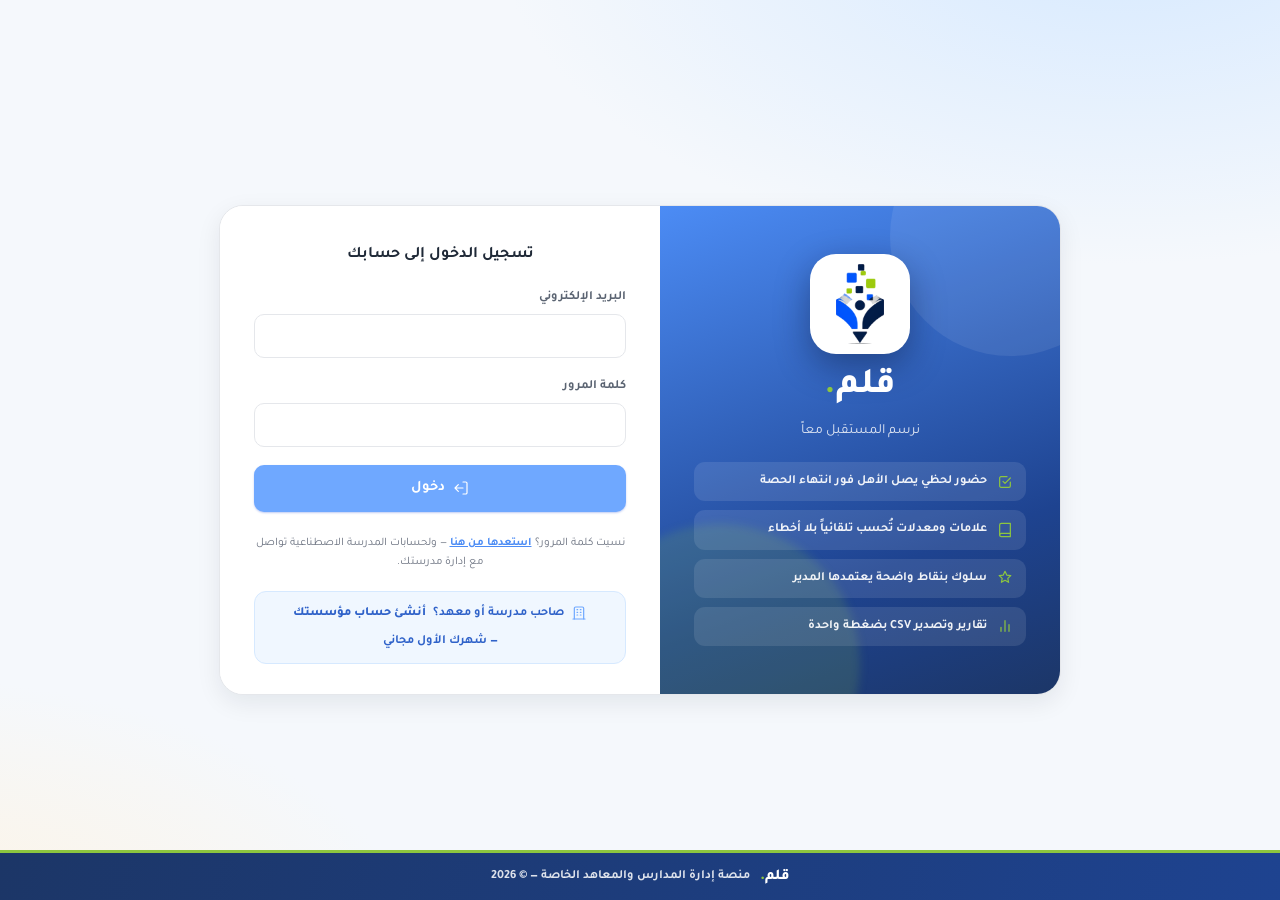
<file: index.html>
<!DOCTYPE html>
<html lang="ar" dir="rtl">
<head>
  <meta charset="UTF-8" />
  <meta name="viewport" content="width=device-width, initial-scale=1" />
  <meta name="description" content="«قلم» منصة عربية لإدارة المدارس والمعاهد: الحضور والعلامات والسلوك والواجبات والتقارير من أي متصفح، وتطبيق أندرويد مجاني لأولياء الأمور والطلاب. شهرك الأول مجاني." />
  <meta name="keywords" content="إدارة المدارس, منصة مدرسية, حضور وغياب, علامات الطلاب, تطبيق أولياء الأمور, سوريا, قلم" />
  <link rel="canonical" href="https://qalamsy.com/" />
  <link rel="icon" href="/favicon.svg" type="image/svg+xml" />

  <!-- بطاقة المشاركة على واتساب وفيسبوك وتويتر — الصورة مطلقة وجوباً -->
  <meta property="og:type" content="website" />
  <meta property="og:locale" content="ar_SY" />
  <meta property="og:site_name" content="قلم" />
  <meta property="og:url" content="https://qalamsy.com/" />
  <meta property="og:title" content="برنامج قلم لإدارة المدارس والمعاهد" />
  <meta property="og:description" content="الحضور والعلامات والسلوك والواجبات من أي متصفح." />
  <meta property="og:image" content="https://qalamsy.com/site/og-card.png" />
  <meta property="og:image:width" content="1200" />
  <meta property="og:image:height" content="630" />
  <meta property="og:image:alt" content="شعار قلم واسم البرنامج على خلفية كحلية" />
  <meta name="twitter:card" content="summary_large_image" />
  <meta name="twitter:title" content="برنامج قلم لإدارة المدارس والمعاهد" />
  <meta name="twitter:description" content="الحضور والعلامات والسلوك والواجبات من أي متصفح." />
  <meta name="twitter:image" content="https://qalamsy.com/site/og-card.png" />
  <link rel="preconnect" href="https://fonts.googleapis.com" />
  <link rel="preconnect" href="https://fonts.gstatic.com" crossorigin />
  <link href="https://fonts.googleapis.com/css2?family=Tajawal:wght@400;500;700;800&family=Inter:wght@400;600;700&display=swap" rel="stylesheet" />
  <!-- تحميل مسبق للخطين الأكثر استخداماً — يمنع وميض النص على الاتصالات الضعيفة -->
  <link rel="preload" href="/fonts/IBMPlexSansArabic-Regular.woff2" as="font" type="font/woff2" crossorigin />
  <link rel="preload" href="/fonts/IBMPlexSansArabic-Bold.woff2" as="font" type="font/woff2" crossorigin />
  <!-- تثبيت التطبيق على الشاشة الرئيسية (PWA) — أهم جمهور له: أولياء الأمور على آيفون -->
  <link rel="manifest" href="/manifest.webmanifest" />
  <meta name="theme-color" content="#0E2A47" />
  <link rel="apple-touch-icon" href="/icons/apple-touch-icon.png" />
  <meta name="apple-mobile-web-app-capable" content="yes" />
  <meta name="apple-mobile-web-app-status-bar-style" content="default" />
  <meta name="apple-mobile-web-app-title" content="قلم" />
  <!-- العنوان الافتراضي هو عنوان الموقع التعريفي (الجذر)؛ صفحات اللوحة تبدّله في زمن التشغيل -->
  <title>قلم — منصة إدارة المدارس والمعاهد</title>
  <script type="module" crossorigin src="/assets/index-blcAFsyA.js"></script>
  <link rel="modulepreload" crossorigin href="/assets/react-D8F8Vcnp.js">
  <link rel="modulepreload" crossorigin href="/assets/supabase-DkS1Rjbo.js">
  <link rel="stylesheet" crossorigin href="/assets/index-CHHRzTdq.css">
</head>
<body>
  <div id="root"></div>
</body>
</html>
</file>
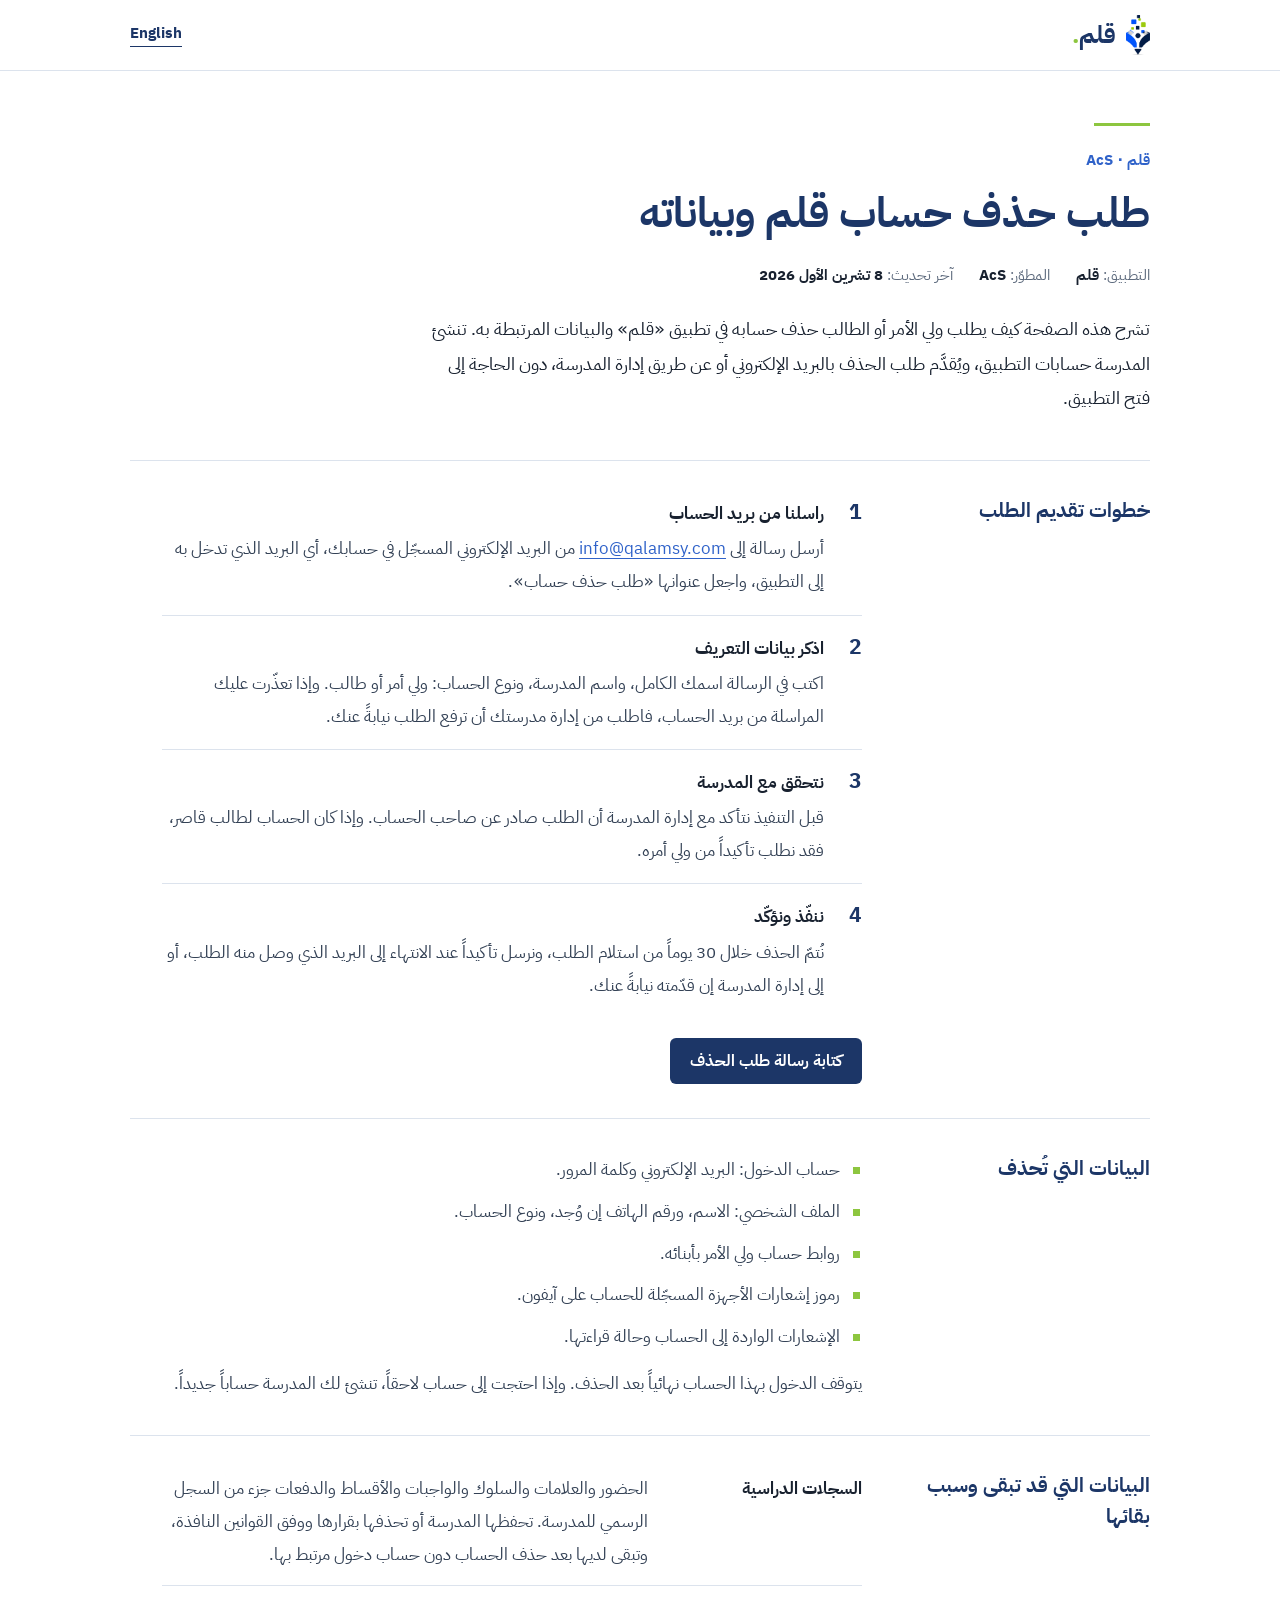
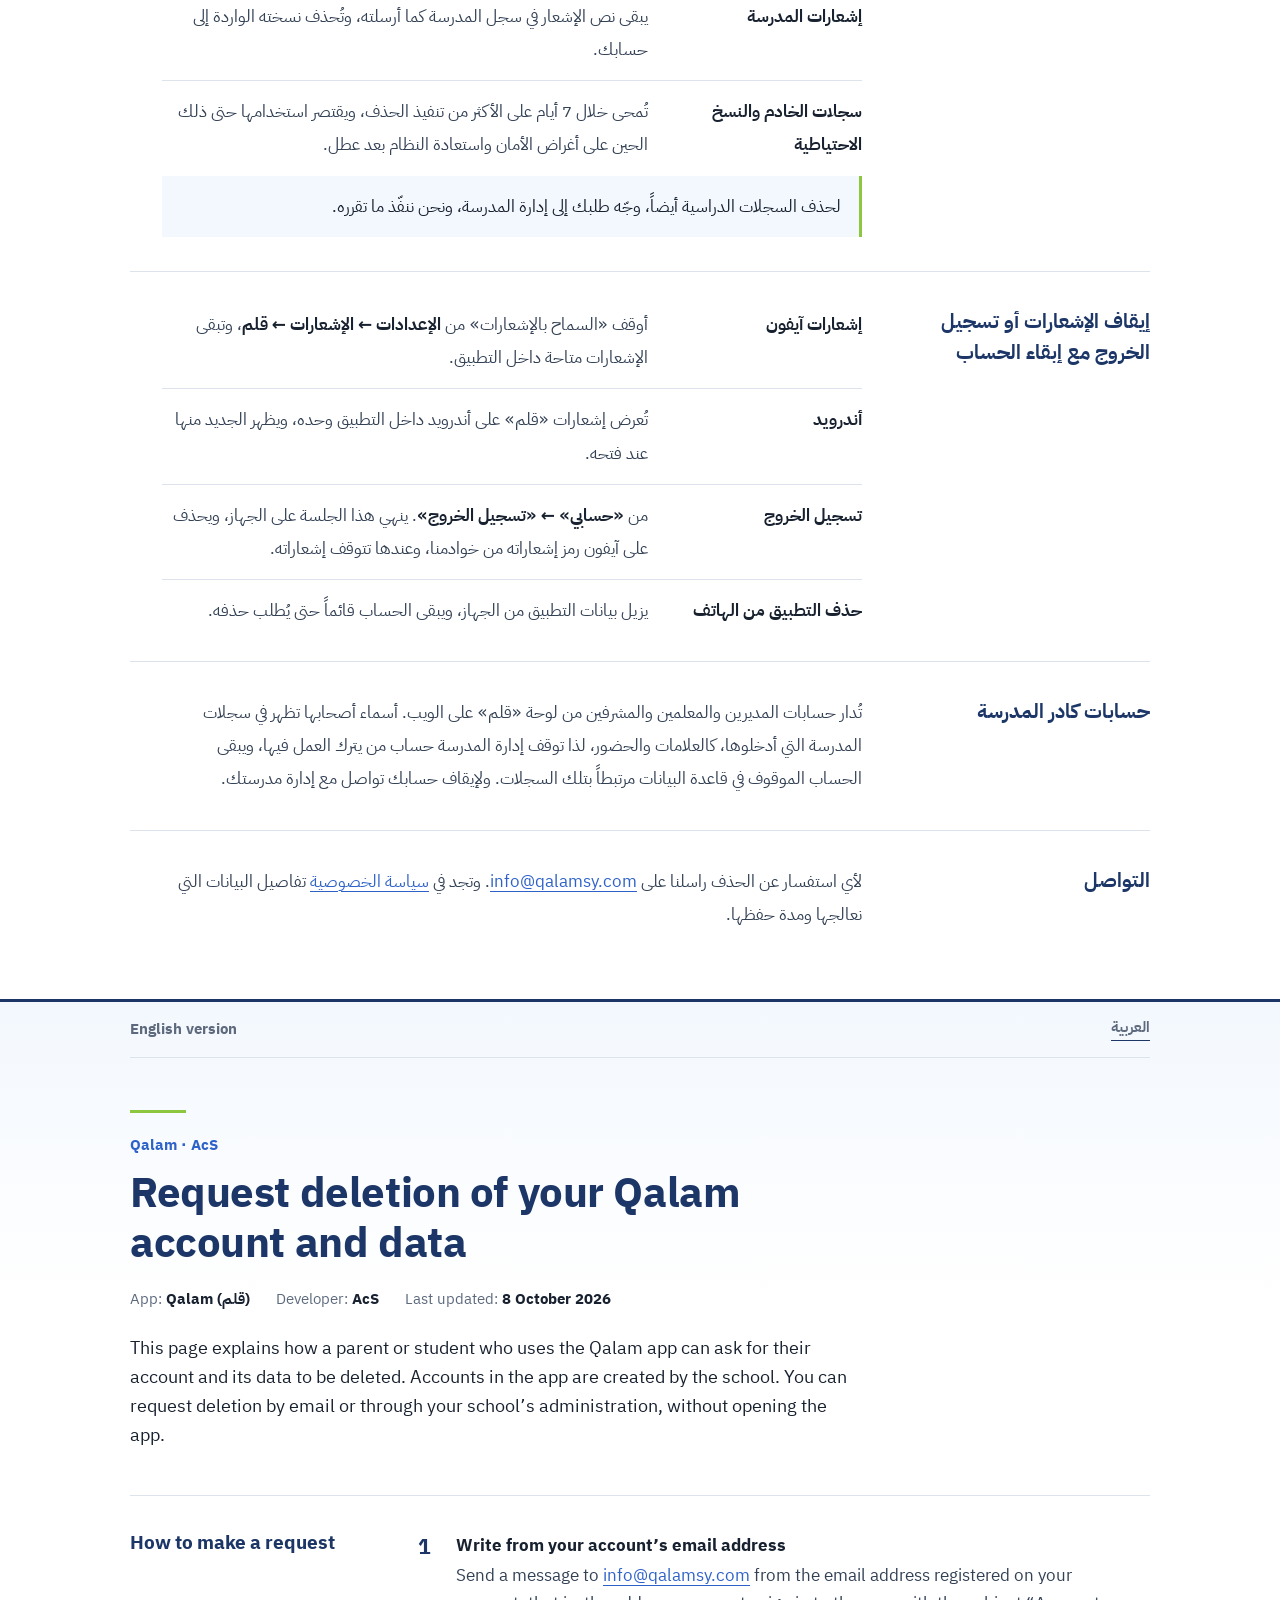
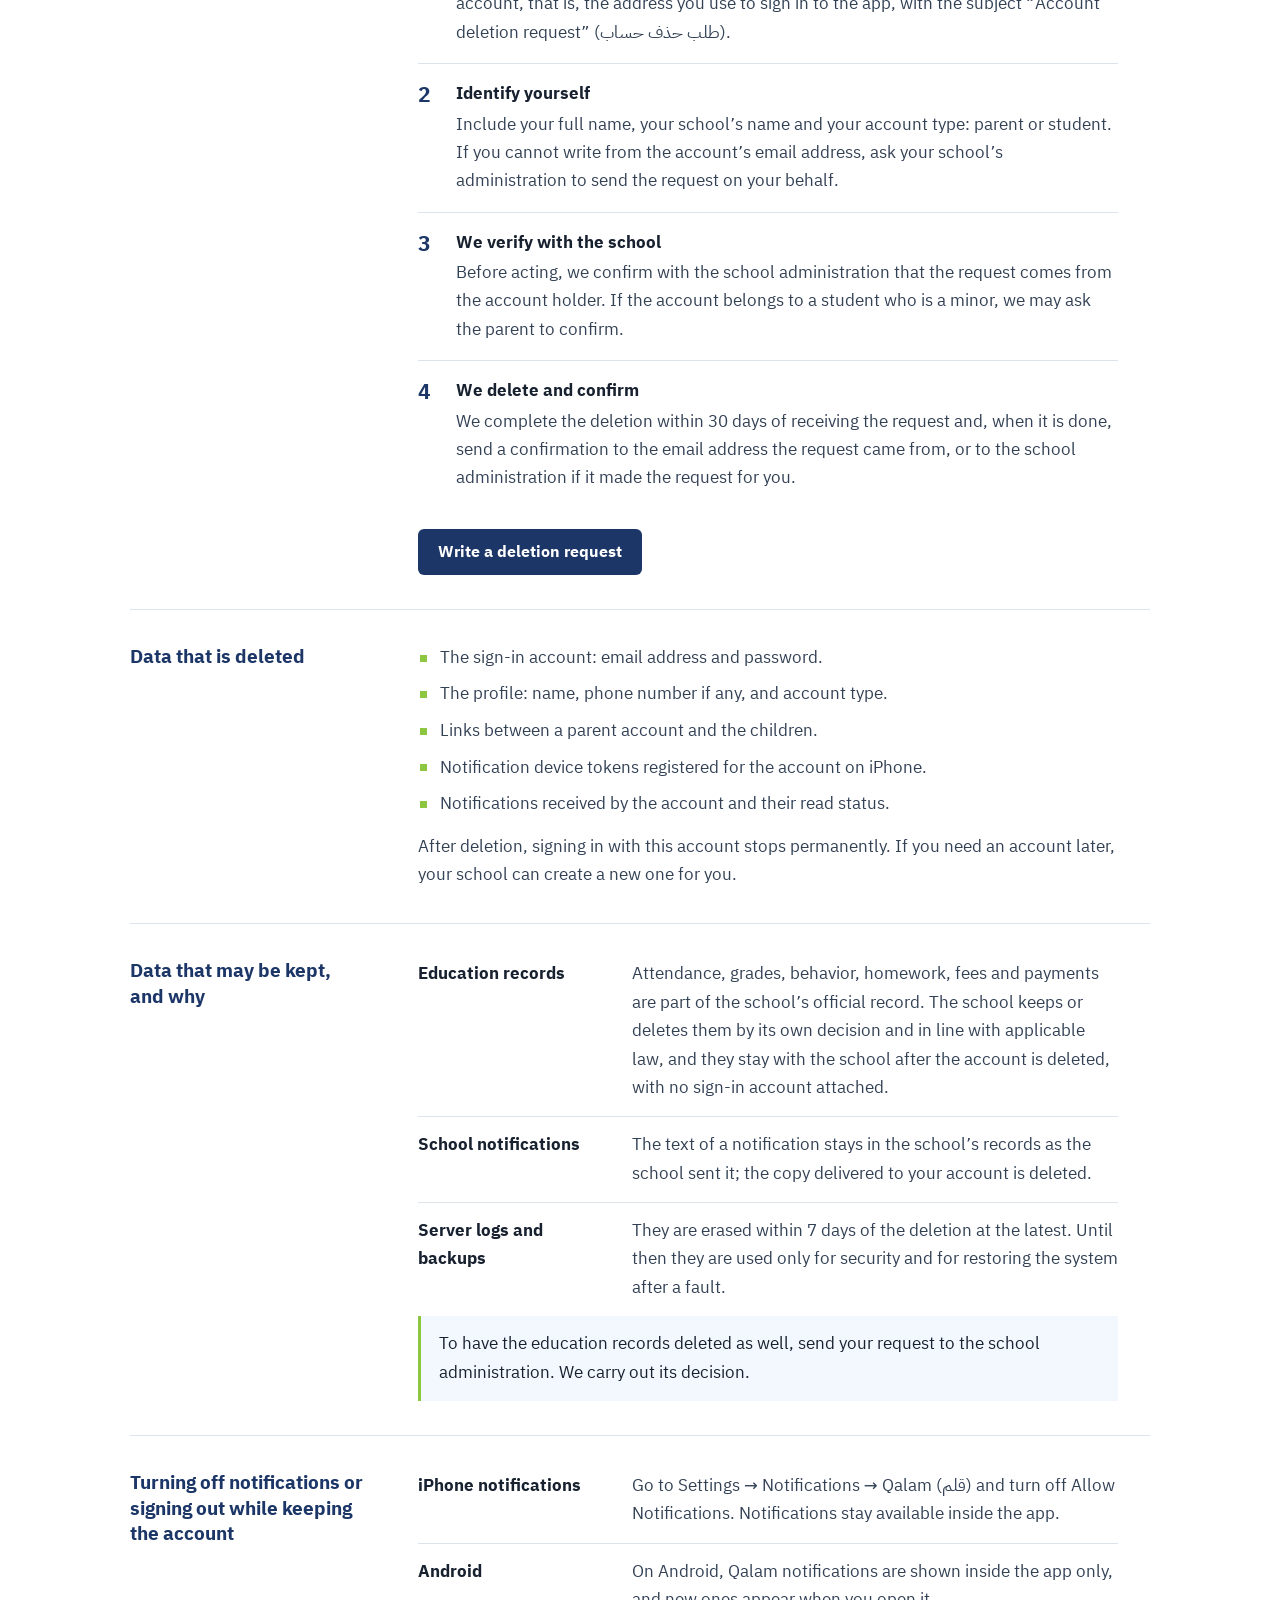
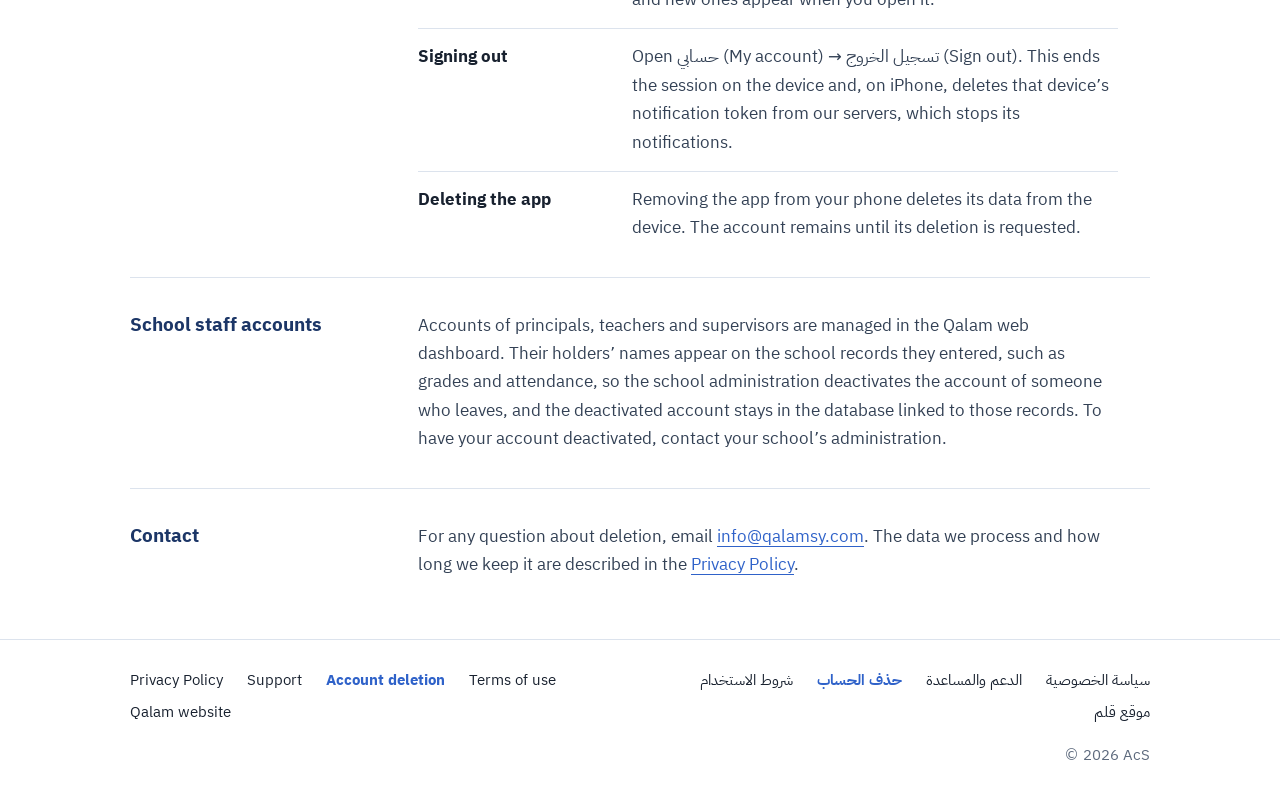
<file: delete-account/index.html>
<!DOCTYPE html>
<html lang="ar" dir="rtl">
<head>
<meta charset="UTF-8">
<meta name="viewport" content="width=device-width, initial-scale=1">
<title>حذف حساب قلم | Qalam Account Deletion</title>
<meta name="description" content="طريقة طلب حذف حساب تطبيق «قلم» من AcS والبيانات المرتبطة به: خطوات الطلب، والمدة، وما يُحذف وما قد يبقى. How to request deletion of a Qalam account and its data.">
<link rel="canonical" href="https://abdalrzakacs.github.io/qalam-web/delete-account/">
<link rel="icon" href="../favicon.svg" type="image/svg+xml">
<meta name="color-scheme" content="light">
<meta name="theme-color" content="#1C3667">
<style>
@font-face{font-family:"Plex Arabic";src:url("../fonts/IBMPlexSansArabic-Regular.woff2") format("woff2");font-weight:400;font-style:normal;font-display:swap}
@font-face{font-family:"Plex Arabic";src:url("../fonts/IBMPlexSansArabic-Bold.woff2") format("woff2");font-weight:700;font-style:normal;font-display:swap}
:root{--navy:#1C3667;--blue:#2F62C9;--light:#D6E9FF;--green:#8DC63F;--ink:#18212F;--text:#334155;--muted:#5D6A7D;--rule:#DCE3ED;--wash:#F3F8FE}
*,*::before,*::after{box-sizing:border-box}
html{-webkit-text-size-adjust:100%;text-size-adjust:100%;scroll-padding-top:16px}
body{margin:0;background:#fff;color:var(--text);font:400 17px/1.95 "Plex Arabic",system-ui,-apple-system,"Segoe UI",Tahoma,Arial,sans-serif;overflow-wrap:break-word}
[lang="en"]{font-size:16.5px;line-height:1.72}
h1,h2,h3{color:var(--navy);font-weight:700;margin:0}
p{margin:0 0 .85em}
ul,ol{margin:0 0 .85em;padding:0}
a{color:var(--blue);text-decoration:underline;text-decoration-thickness:1px;text-underline-offset:.24em}
a:hover{color:var(--navy)}
a:focus-visible{outline:2px solid var(--blue);outline-offset:3px;border-radius:2px}
b,strong{color:var(--ink);font-weight:700}
.ltr{direction:ltr;unicode-bidi:isolate}
.wrap{width:100%;max-width:1060px;margin-inline:auto;padding-inline:20px}
.bar{border-bottom:1px solid var(--rule)}
.bar .wrap{display:flex;align-items:center;gap:14px;min-height:70px}
.brand{display:inline-flex;align-items:center;gap:10px;color:var(--navy);text-decoration:none;font-weight:700;font-size:24px;line-height:1}
.brand img{height:40px;width:auto;display:block}
.brand b{color:var(--green)}
.brand:hover{color:var(--navy)}
.switch{margin-inline-start:auto;font-size:15px;font-weight:700;color:var(--navy);text-decoration:none;border-bottom:1px solid var(--navy);padding-bottom:2px;line-height:1.4}
.switch:hover{color:var(--blue);border-color:var(--blue)}
.head{padding-block:52px 30px}
.rule-accent{display:block;width:56px;height:3px;background:var(--green);margin-bottom:20px}
.kicker{font-size:14.5px;color:var(--blue);font-weight:700;margin-bottom:10px}
.head h1{font-size:clamp(27px,4.4vw,42px);line-height:1.4;max-width:30ch}
[lang="en"] .head h1{line-height:1.2;letter-spacing:-.01em}
.meta{margin:18px 0 0;padding:0;list-style:none;display:flex;flex-wrap:wrap;gap:4px 26px;font-size:15px;color:var(--muted)}
.meta b{color:var(--ink)}
.lede{margin-top:22px;max-width:66ch;font-size:18px;line-height:1.9;color:var(--ink)}
[lang="en"] .lede{font-size:17.5px;line-height:1.65}
.toc{border-top:2px solid var(--navy);padding-top:16px;margin-bottom:34px}
.toc h2{font-size:15px;color:var(--muted);margin-bottom:6px}
.toc ol{list-style:none;columns:2 250px;column-gap:44px;margin:0}
.toc li{break-inside:avoid;border-bottom:1px solid var(--rule)}
.toc a{display:block;padding:9px 0;color:var(--ink);text-decoration:none;font-size:16px;line-height:1.6}
.toc a:hover{color:var(--blue)}
.sec{display:grid;grid-template-columns:minmax(0,1fr);gap:8px;border-top:1px solid var(--rule);padding-block:30px}
.sec h2{font-size:20px;line-height:1.55}
[lang="en"] .sec h2{font-size:19px;line-height:1.35}
.body{max-width:70ch}
.body>:last-child{margin-bottom:0}
.rows{margin:0 0 .85em}
.rows>div{border-top:1px solid var(--rule);padding-block:14px}
.rows>div:first-child{border-top:0;padding-top:2px}
.rows>div:last-child{padding-bottom:0}
.rows dt{color:var(--ink);font-weight:700;margin-bottom:3px}
.rows dd{margin:0}
.rows dd>:last-child{margin-bottom:0}
.list{list-style:none}
.list li{position:relative;padding-inline-start:22px;margin-bottom:.5em}
.list li::before{content:"";position:absolute;inset-inline-start:2px;top:.82em;width:7px;height:7px;background:var(--green)}
[lang="en"] .list li::before{top:.66em}
.list li:last-child{margin-bottom:0}
.list+p,.rows+p{margin-top:.85em}
.steps{list-style:none;counter-reset:step;margin:0 0 .85em}
.steps>li{counter-increment:step;display:grid;grid-template-columns:38px minmax(0,1fr);border-top:1px solid var(--rule);padding-block:16px}
.steps>li:first-child{border-top:0;padding-top:2px}
.steps>li::before{content:counter(step);color:var(--navy);font-weight:700;font-size:21px;line-height:1.45}
.steps b{display:block;margin-bottom:2px}
.cta{display:inline-block;background:var(--navy);color:#fff;text-decoration:none;font-weight:700;font-size:16px;line-height:1.5;padding:11px 20px;border-radius:6px;margin-top:6px}
.cta:hover{background:var(--blue);color:#fff}
.note{background:var(--wash);border-inline-start:3px solid var(--green);padding:14px 18px;color:var(--ink);margin:0 0 .85em}
.path{white-space:nowrap;color:var(--ink);font-weight:700}
.en{border-top:3px solid var(--navy);margin-top:34px;background:linear-gradient(var(--wash),#fff 300px)}
.en .bar-en{display:flex;align-items:center;gap:14px;min-height:56px;border-bottom:1px solid var(--rule)}
.en .bar-en span{font-size:14.5px;color:var(--muted);font-weight:700}
.en .switch{font-size:15px}
.foot{border-top:1px solid var(--rule);margin-top:26px;padding-block:28px 40px;color:var(--muted);font-size:15px;line-height:1.7}
.foot-in{display:grid;grid-template-columns:minmax(0,1fr);gap:10px 48px}
.foot nav{display:flex;flex-wrap:wrap;gap:6px 24px}
.foot [lang="en"]{font-size:inherit;line-height:inherit}
.foot a{color:var(--ink);text-decoration:none}
.foot a:hover{color:var(--blue);text-decoration:underline}
.foot a[aria-current="page"]{color:var(--blue);font-weight:700}
.foot .copy{margin:8px 0 0}
@media (min-width:880px){
  .sec{grid-template-columns:236px minmax(0,1fr);gap:52px;padding-block:34px}
  .rows>div{display:grid;grid-template-columns:190px minmax(0,1fr);gap:24px}
  .rows dt{margin-bottom:0}
  .foot-in{grid-template-columns:repeat(2,minmax(0,1fr))}
  .foot .copy{grid-column:1/-1}
}
@media (max-width:560px){
  body{font-size:16.5px}
  .head{padding-block:34px 22px}
  .lede{font-size:17px}
  .sec{padding-block:24px}
  .brand{font-size:22px}
  .brand img{height:36px}
}
@media print{
  .switch,.toc,.foot nav{display:none}
  body{font-size:11.5pt}
  .en{background:none}
  a{color:inherit}
}
</style>
</head>
<body id="top">

<header class="bar">
  <div class="wrap">
    <a class="brand" href="../" aria-label="قلم — الصفحة الرئيسية">
      <img src="../brand/qalam-logo.png" alt="" width="24" height="40">
      <span>قلم<b>.</b></span>
    </a>
    <a class="switch" href="#en" hreflang="en" lang="en">English</a>
  </div>
</header>

<main>
<article id="ar" lang="ar" dir="rtl">
  <div class="wrap">
    <header class="head">
      <span class="rule-accent" aria-hidden="true"></span>
      <p class="kicker">قلم · AcS</p>
      <h1>طلب حذف حساب قلم وبياناته</h1>
      <ul class="meta">
        <li>التطبيق: <b>قلم</b></li>
        <li>المطوّر: <b>AcS</b></li>
        <li>آخر تحديث: <b>8 تشرين الأول 2026</b></li>
      </ul>
      <p class="lede">تشرح هذه الصفحة كيف يطلب ولي الأمر أو الطالب حذف حسابه في تطبيق «قلم» والبيانات المرتبطة به. تنشئ المدرسة حسابات التطبيق، ويُقدَّم طلب الحذف بالبريد الإلكتروني أو عن طريق إدارة المدرسة، دون الحاجة إلى فتح التطبيق.</p>
    </header>

    <section class="sec" id="steps" aria-labelledby="steps-h">
      <h2 id="steps-h">خطوات تقديم الطلب</h2>
      <div class="body">
        <ol class="steps">
          <li><div><b>راسلنا من بريد الحساب</b>أرسل رسالة إلى <a class="ltr" href="mailto:info@qalamsy.com">info@qalamsy.com</a> من البريد الإلكتروني المسجّل في حسابك، أي البريد الذي تدخل به إلى التطبيق، واجعل عنوانها «طلب حذف حساب».</div></li>
          <li><div><b>اذكر بيانات التعريف</b>اكتب في الرسالة اسمك الكامل، واسم المدرسة، ونوع الحساب: ولي أمر أو طالب. وإذا تعذّرت عليك المراسلة من بريد الحساب، فاطلب من إدارة مدرستك أن ترفع الطلب نيابةً عنك.</div></li>
          <li><div><b>نتحقق مع المدرسة</b>قبل التنفيذ نتأكد مع إدارة المدرسة أن الطلب صادر عن صاحب الحساب. وإذا كان الحساب لطالب قاصر، فقد نطلب تأكيداً من ولي أمره.</div></li>
          <li><div><b>ننفّذ ونؤكّد</b>نُتمّ الحذف خلال 30 يوماً من استلام الطلب، ونرسل تأكيداً عند الانتهاء إلى البريد الذي وصل منه الطلب، أو إلى إدارة المدرسة إن قدّمته نيابةً عنك.</div></li>
        </ol>
        <a class="cta" href="mailto:info@qalamsy.com?subject=%D8%B7%D9%84%D8%A8%20%D8%AD%D8%B0%D9%81%20%D8%AD%D8%B3%D8%A7%D8%A8">كتابة رسالة طلب الحذف</a>
      </div>
    </section>

    <section class="sec" id="deleted" aria-labelledby="deleted-h">
      <h2 id="deleted-h">البيانات التي تُحذف</h2>
      <div class="body">
        <ul class="list">
          <li>حساب الدخول: البريد الإلكتروني وكلمة المرور.</li>
          <li>الملف الشخصي: الاسم، ورقم الهاتف إن وُجد، ونوع الحساب.</li>
          <li>روابط حساب ولي الأمر بأبنائه.</li>
          <li>رموز إشعارات الأجهزة المسجّلة للحساب على آيفون.</li>
          <li>الإشعارات الواردة إلى الحساب وحالة قراءتها.</li>
        </ul>
        <p>يتوقف الدخول بهذا الحساب نهائياً بعد الحذف. وإذا احتجت إلى حساب لاحقاً، تنشئ لك المدرسة حساباً جديداً.</p>
      </div>
    </section>

    <section class="sec" id="kept" aria-labelledby="kept-h">
      <h2 id="kept-h">البيانات التي قد تبقى وسبب بقائها</h2>
      <div class="body">
        <dl class="rows">
          <div>
            <dt>السجلات الدراسية</dt>
            <dd>الحضور والعلامات والسلوك والواجبات والأقساط والدفعات جزء من السجل الرسمي للمدرسة. تحفظها المدرسة أو تحذفها بقرارها ووفق القوانين النافذة، وتبقى لديها بعد حذف الحساب دون حساب دخول مرتبط بها.</dd>
          </div>
          <div>
            <dt>إشعارات المدرسة</dt>
            <dd>يبقى نص الإشعار في سجل المدرسة كما أرسلته، وتُحذف نسخته الواردة إلى حسابك.</dd>
          </div>
          <div>
            <dt>سجلات الخادم والنسخ الاحتياطية</dt>
            <dd>تُمحى خلال 7 أيام على الأكثر من تنفيذ الحذف، ويقتصر استخدامها حتى ذلك الحين على أغراض الأمان واستعادة النظام بعد عطل.</dd>
          </div>
        </dl>
        <p class="note">لحذف السجلات الدراسية أيضاً، وجّه طلبك إلى إدارة المدرسة، ونحن ننفّذ ما تقرره.</p>
      </div>
    </section>

    <section class="sec" id="keep-account" aria-labelledby="keep-account-h">
      <h2 id="keep-account-h">إيقاف الإشعارات أو تسجيل الخروج مع إبقاء الحساب</h2>
      <div class="body">
        <dl class="rows">
          <div><dt>إشعارات آيفون</dt><dd>أوقف «السماح بالإشعارات» من <span class="path">الإعدادات ← الإشعارات ← قلم</span>، وتبقى الإشعارات متاحة داخل التطبيق.</dd></div>
          <div><dt>أندرويد</dt><dd>تُعرض إشعارات «قلم» على أندرويد داخل التطبيق وحده، ويظهر الجديد منها عند فتحه.</dd></div>
          <div><dt>تسجيل الخروج</dt><dd>من <span class="path">«حسابي» ← «تسجيل الخروج»</span>. ينهي هذا الجلسة على الجهاز، ويحذف على آيفون رمز إشعاراته من خوادمنا، وعندها تتوقف إشعاراته.</dd></div>
          <div><dt>حذف التطبيق من الهاتف</dt><dd>يزيل بيانات التطبيق من الجهاز، ويبقى الحساب قائماً حتى يُطلب حذفه.</dd></div>
        </dl>
      </div>
    </section>

    <section class="sec" id="staff" aria-labelledby="staff-h">
      <h2 id="staff-h">حسابات كادر المدرسة</h2>
      <div class="body">
        <p>تُدار حسابات المديرين والمعلمين والمشرفين من لوحة «قلم» على الويب. أسماء أصحابها تظهر في سجلات المدرسة التي أدخلوها، كالعلامات والحضور، لذا توقف إدارة المدرسة حساب من يترك العمل فيها، ويبقى الحساب الموقوف في قاعدة البيانات مرتبطاً بتلك السجلات. ولإيقاف حسابك تواصل مع إدارة مدرستك.</p>
      </div>
    </section>

    <section class="sec" id="contact" aria-labelledby="contact-h">
      <h2 id="contact-h">التواصل</h2>
      <div class="body">
        <p>لأي استفسار عن الحذف راسلنا على <a class="ltr" href="mailto:info@qalamsy.com">info@qalamsy.com</a>. وتجد في <a href="../privacy/">سياسة الخصوصية</a> تفاصيل البيانات التي نعالجها ومدة حفظها.</p>
      </div>
    </section>
  </div>
</article>

<article id="en" class="en" lang="en" dir="ltr">
  <div class="wrap">
    <div class="bar-en">
      <span>English version</span>
      <a class="switch" href="#top" hreflang="ar"><span lang="ar" dir="rtl">العربية</span></a>
    </div>
    <header class="head">
      <span class="rule-accent" aria-hidden="true"></span>
      <p class="kicker">Qalam · AcS</p>
      <h1>Request deletion of your Qalam account and data</h1>
      <ul class="meta">
        <li>App: <b>Qalam (<span lang="ar" dir="rtl">قلم</span>)</b></li>
        <li>Developer: <b>AcS</b></li>
        <li>Last updated: <b>8 October 2026</b></li>
      </ul>
      <p class="lede">This page explains how a parent or student who uses the Qalam app can ask for their account and its data to be deleted. Accounts in the app are created by the school. You can request deletion by email or through your school’s administration, without opening the app.</p>
    </header>

    <section class="sec" id="en-steps" aria-labelledby="en-steps-h">
      <h2 id="en-steps-h">How to make a request</h2>
      <div class="body">
        <ol class="steps">
          <li><div><b>Write from your account’s email address</b>Send a message to <a href="mailto:info@qalamsy.com">info@qalamsy.com</a> from the email address registered on your account, that is, the address you use to sign in to the app, with the subject “Account deletion request” (<span lang="ar" dir="rtl">طلب حذف حساب</span>).</div></li>
          <li><div><b>Identify yourself</b>Include your full name, your school’s name and your account type: parent or student. If you cannot write from the account’s email address, ask your school’s administration to send the request on your behalf.</div></li>
          <li><div><b>We verify with the school</b>Before acting, we confirm with the school administration that the request comes from the account holder. If the account belongs to a student who is a minor, we may ask the parent to confirm.</div></li>
          <li><div><b>We delete and confirm</b>We complete the deletion within 30 days of receiving the request and, when it is done, send a confirmation to the email address the request came from, or to the school administration if it made the request for you.</div></li>
        </ol>
        <a class="cta" href="mailto:info@qalamsy.com?subject=Account%20deletion%20request%20-%20%D8%B7%D9%84%D8%A8%20%D8%AD%D8%B0%D9%81%20%D8%AD%D8%B3%D8%A7%D8%A8">Write a deletion request</a>
      </div>
    </section>

    <section class="sec" id="en-deleted" aria-labelledby="en-deleted-h">
      <h2 id="en-deleted-h">Data that is deleted</h2>
      <div class="body">
        <ul class="list">
          <li>The sign-in account: email address and password.</li>
          <li>The profile: name, phone number if any, and account type.</li>
          <li>Links between a parent account and the children.</li>
          <li>Notification device tokens registered for the account on iPhone.</li>
          <li>Notifications received by the account and their read status.</li>
        </ul>
        <p>After deletion, signing in with this account stops permanently. If you need an account later, your school can create a new one for you.</p>
      </div>
    </section>

    <section class="sec" id="en-kept" aria-labelledby="en-kept-h">
      <h2 id="en-kept-h">Data that may be kept, and why</h2>
      <div class="body">
        <dl class="rows">
          <div>
            <dt>Education records</dt>
            <dd>Attendance, grades, behavior, homework, fees and payments are part of the school’s official record. The school keeps or deletes them by its own decision and in line with applicable law, and they stay with the school after the account is deleted, with no sign-in account attached.</dd>
          </div>
          <div>
            <dt>School notifications</dt>
            <dd>The text of a notification stays in the school’s records as the school sent it; the copy delivered to your account is deleted.</dd>
          </div>
          <div>
            <dt>Server logs and backups</dt>
            <dd>They are erased within 7 days of the deletion at the latest. Until then they are used only for security and for restoring the system after a fault.</dd>
          </div>
        </dl>
        <p class="note">To have the education records deleted as well, send your request to the school administration. We carry out its decision.</p>
      </div>
    </section>

    <section class="sec" id="en-keep-account" aria-labelledby="en-keep-account-h">
      <h2 id="en-keep-account-h">Turning off notifications or signing out while keeping the account</h2>
      <div class="body">
        <dl class="rows">
          <div><dt>iPhone notifications</dt><dd>Go to Settings → Notifications → Qalam (<span lang="ar" dir="rtl">قلم</span>) and turn off Allow Notifications. Notifications stay available inside the app.</dd></div>
          <div><dt>Android</dt><dd>On Android, Qalam notifications are shown inside the app only, and new ones appear when you open it.</dd></div>
          <div><dt>Signing out</dt><dd>Open <span lang="ar" dir="rtl">حسابي</span> (My account) → <span lang="ar" dir="rtl">تسجيل الخروج</span> (Sign out). This ends the session on the device and, on iPhone, deletes that device’s notification token from our servers, which stops its notifications.</dd></div>
          <div><dt>Deleting the app</dt><dd>Removing the app from your phone deletes its data from the device. The account remains until its deletion is requested.</dd></div>
        </dl>
      </div>
    </section>

    <section class="sec" id="en-staff" aria-labelledby="en-staff-h">
      <h2 id="en-staff-h">School staff accounts</h2>
      <div class="body">
        <p>Accounts of principals, teachers and supervisors are managed in the Qalam web dashboard. Their holders’ names appear on the school records they entered, such as grades and attendance, so the school administration deactivates the account of someone who leaves, and the deactivated account stays in the database linked to those records. To have your account deactivated, contact your school’s administration.</p>
      </div>
    </section>

    <section class="sec" id="en-contact" aria-labelledby="en-contact-h">
      <h2 id="en-contact-h">Contact</h2>
      <div class="body">
        <p>For any question about deletion, email <a href="mailto:info@qalamsy.com">info@qalamsy.com</a>. The data we process and how long we keep it are described in the <a href="../privacy/">Privacy Policy</a>.</p>
      </div>
    </section>
  </div>
</article>
</main>

<footer class="foot">
  <div class="wrap foot-in">
    <nav aria-label="روابط قلم">
      <a href="../privacy/">سياسة الخصوصية</a>
      <a href="../support/">الدعم والمساعدة</a>
      <a href="../delete-account/" aria-current="page">حذف الحساب</a>
      <a href="../terms">شروط الاستخدام</a>
      <a href="../">موقع قلم</a>
    </nav>
    <nav aria-label="Qalam links" lang="en" dir="ltr">
      <a href="../privacy/">Privacy Policy</a>
      <a href="../support/">Support</a>
      <a href="../delete-account/" aria-current="page">Account deletion</a>
      <a href="../terms">Terms of use</a>
      <a href="../">Qalam website</a>
    </nav>
    <p class="copy"><span class="ltr">© 2026 AcS</span></p>
  </div>
</footer>

</body>
</html>
</file>
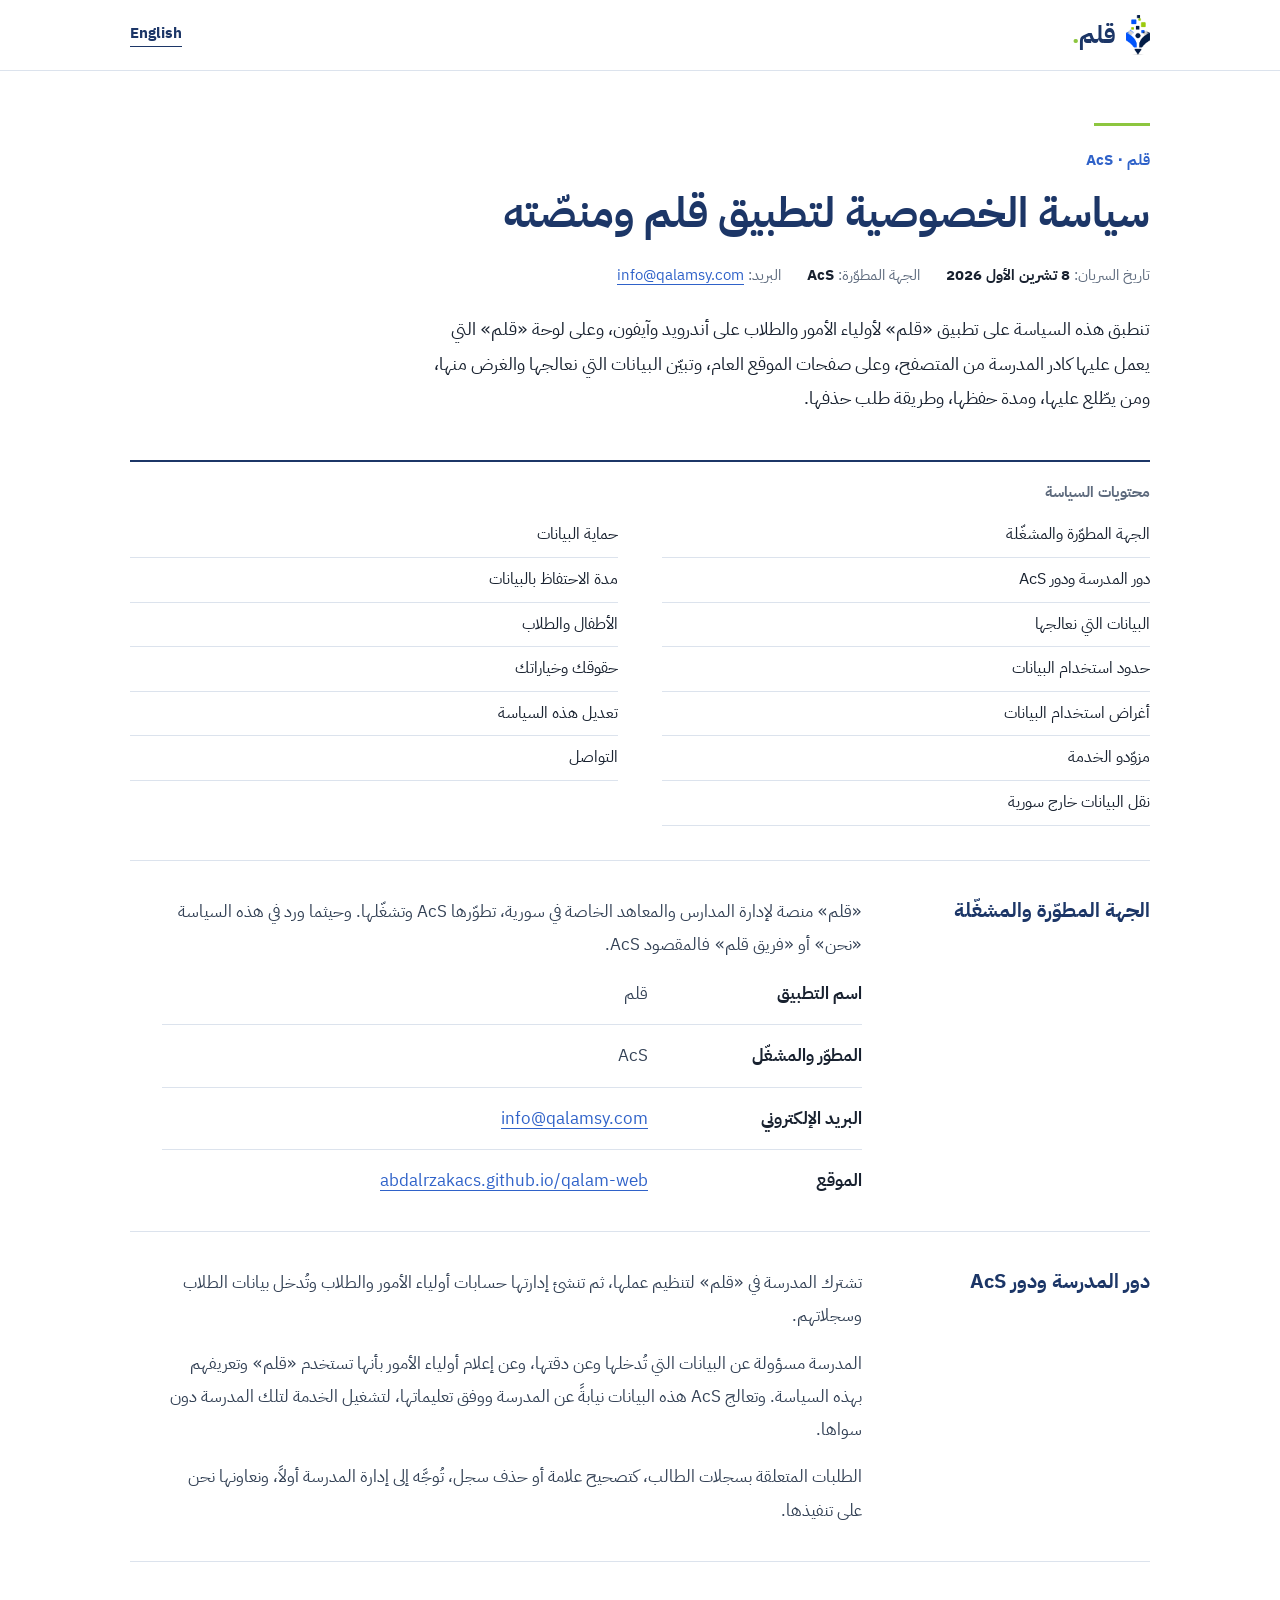
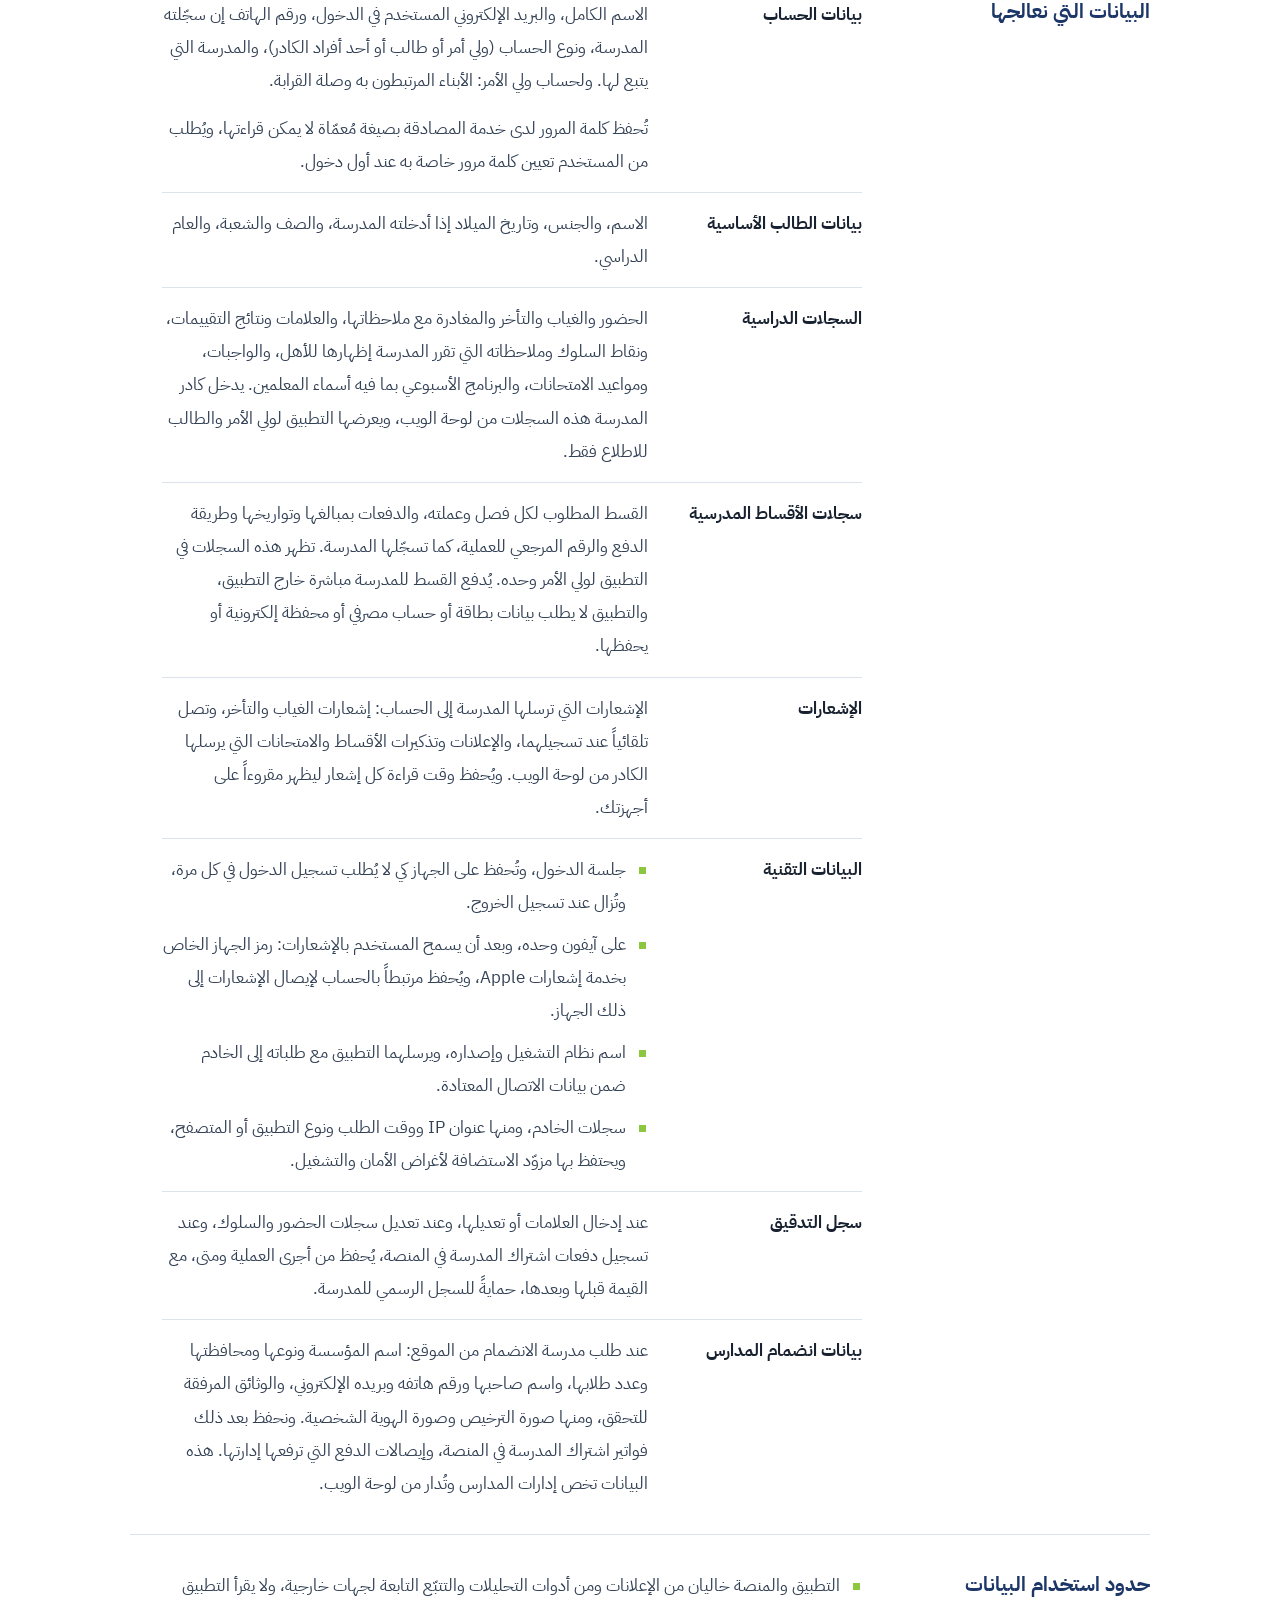
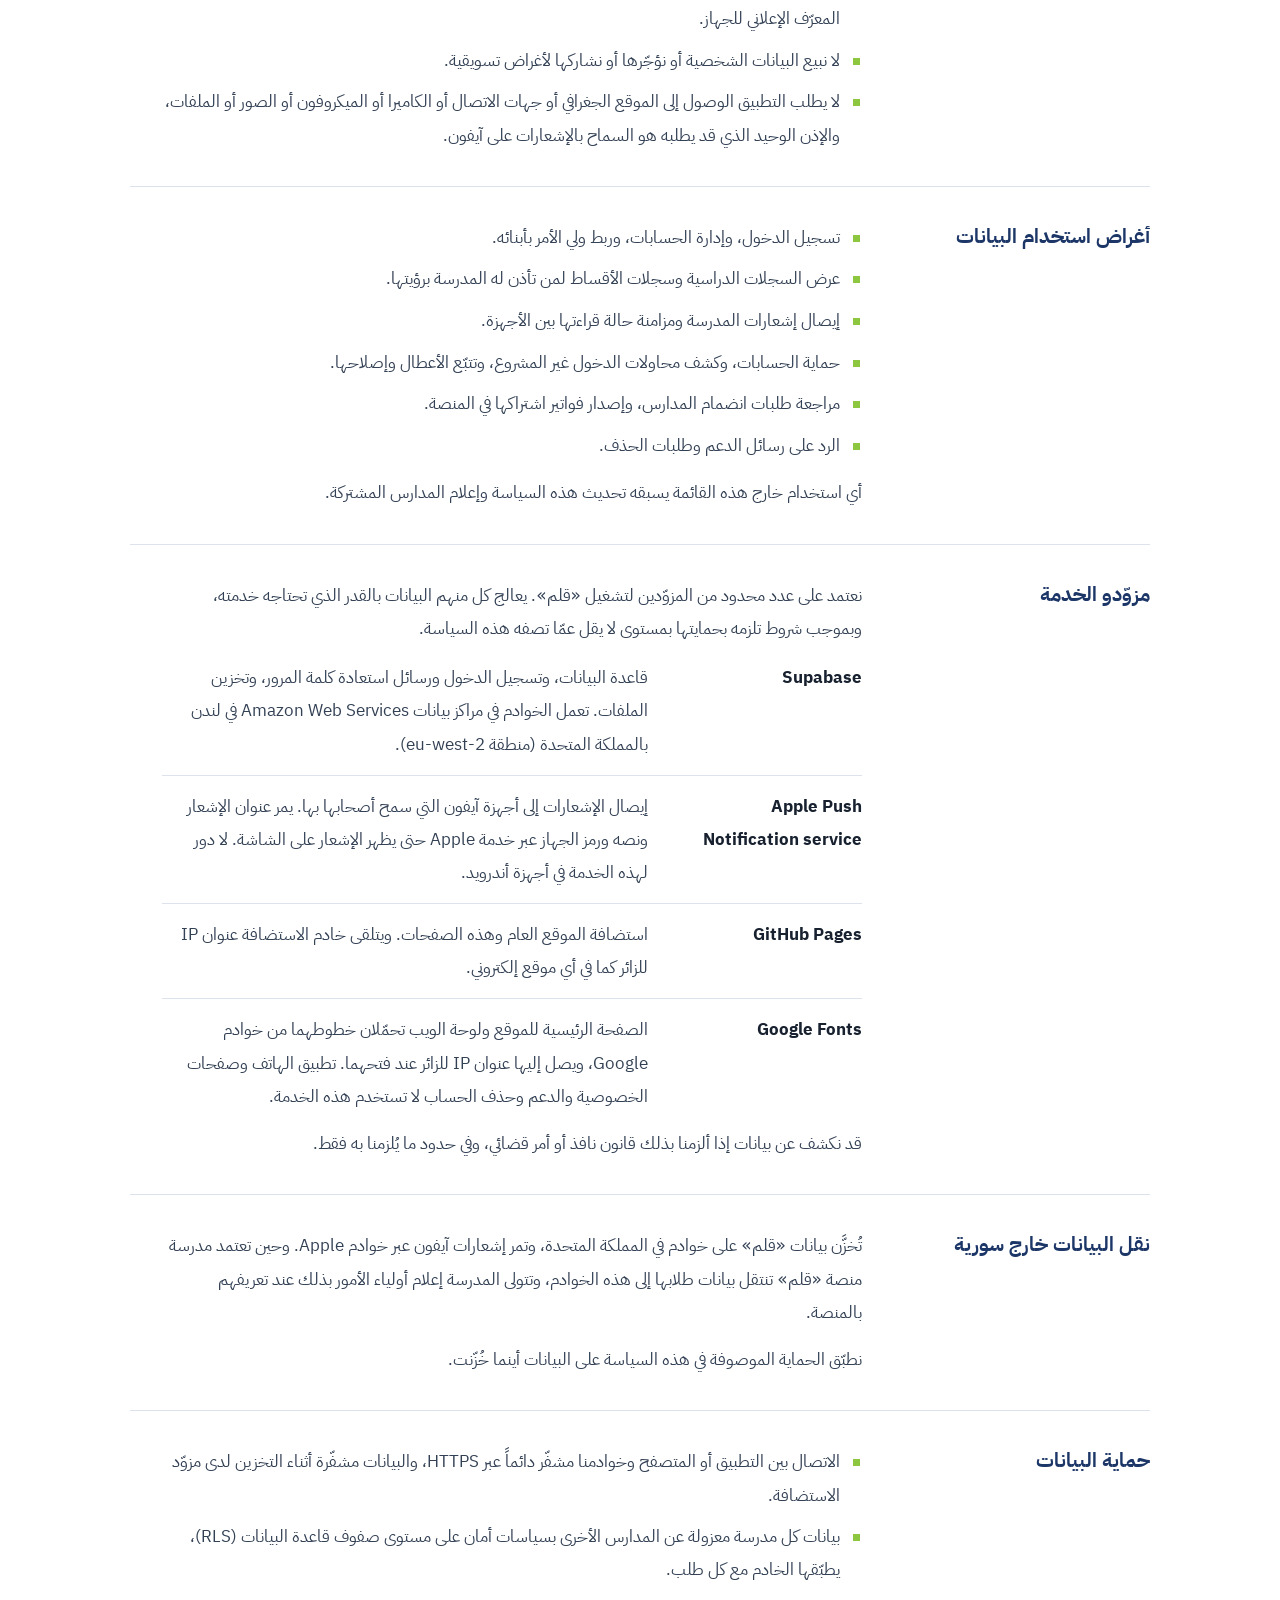
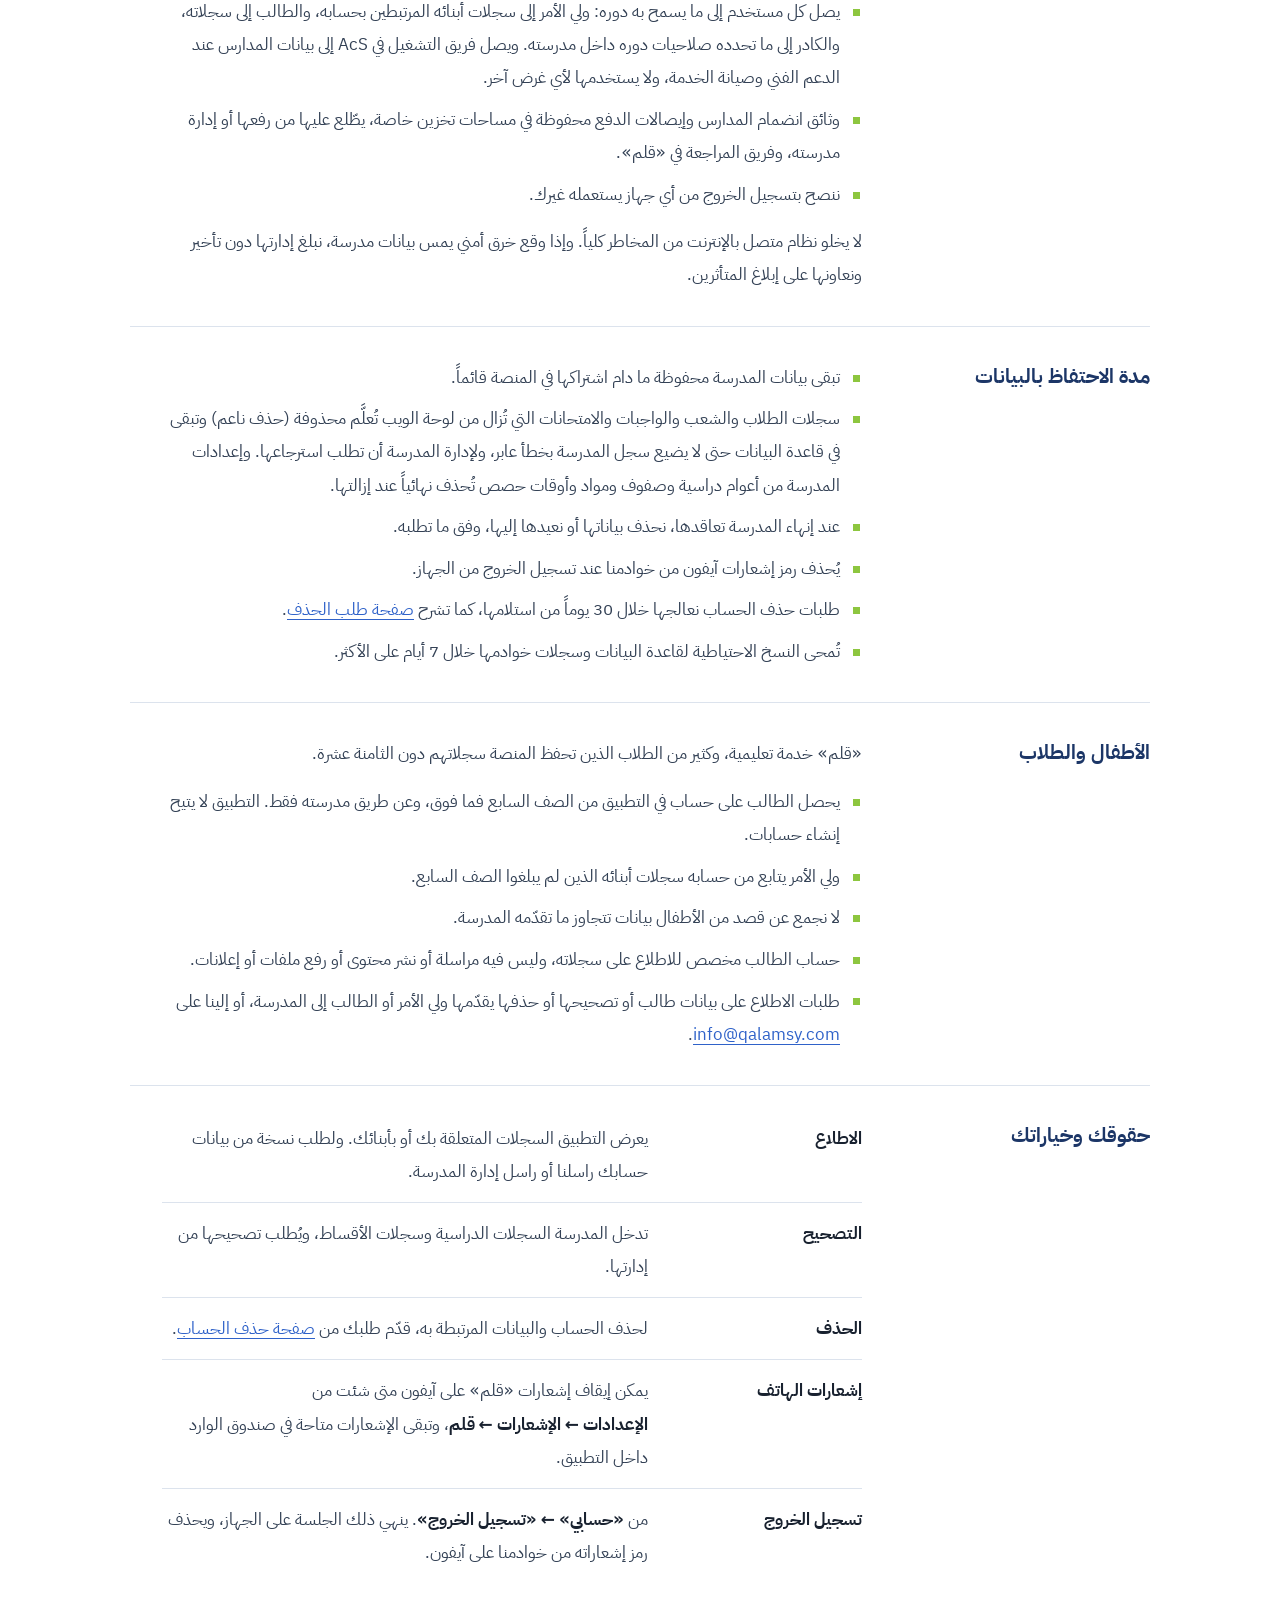
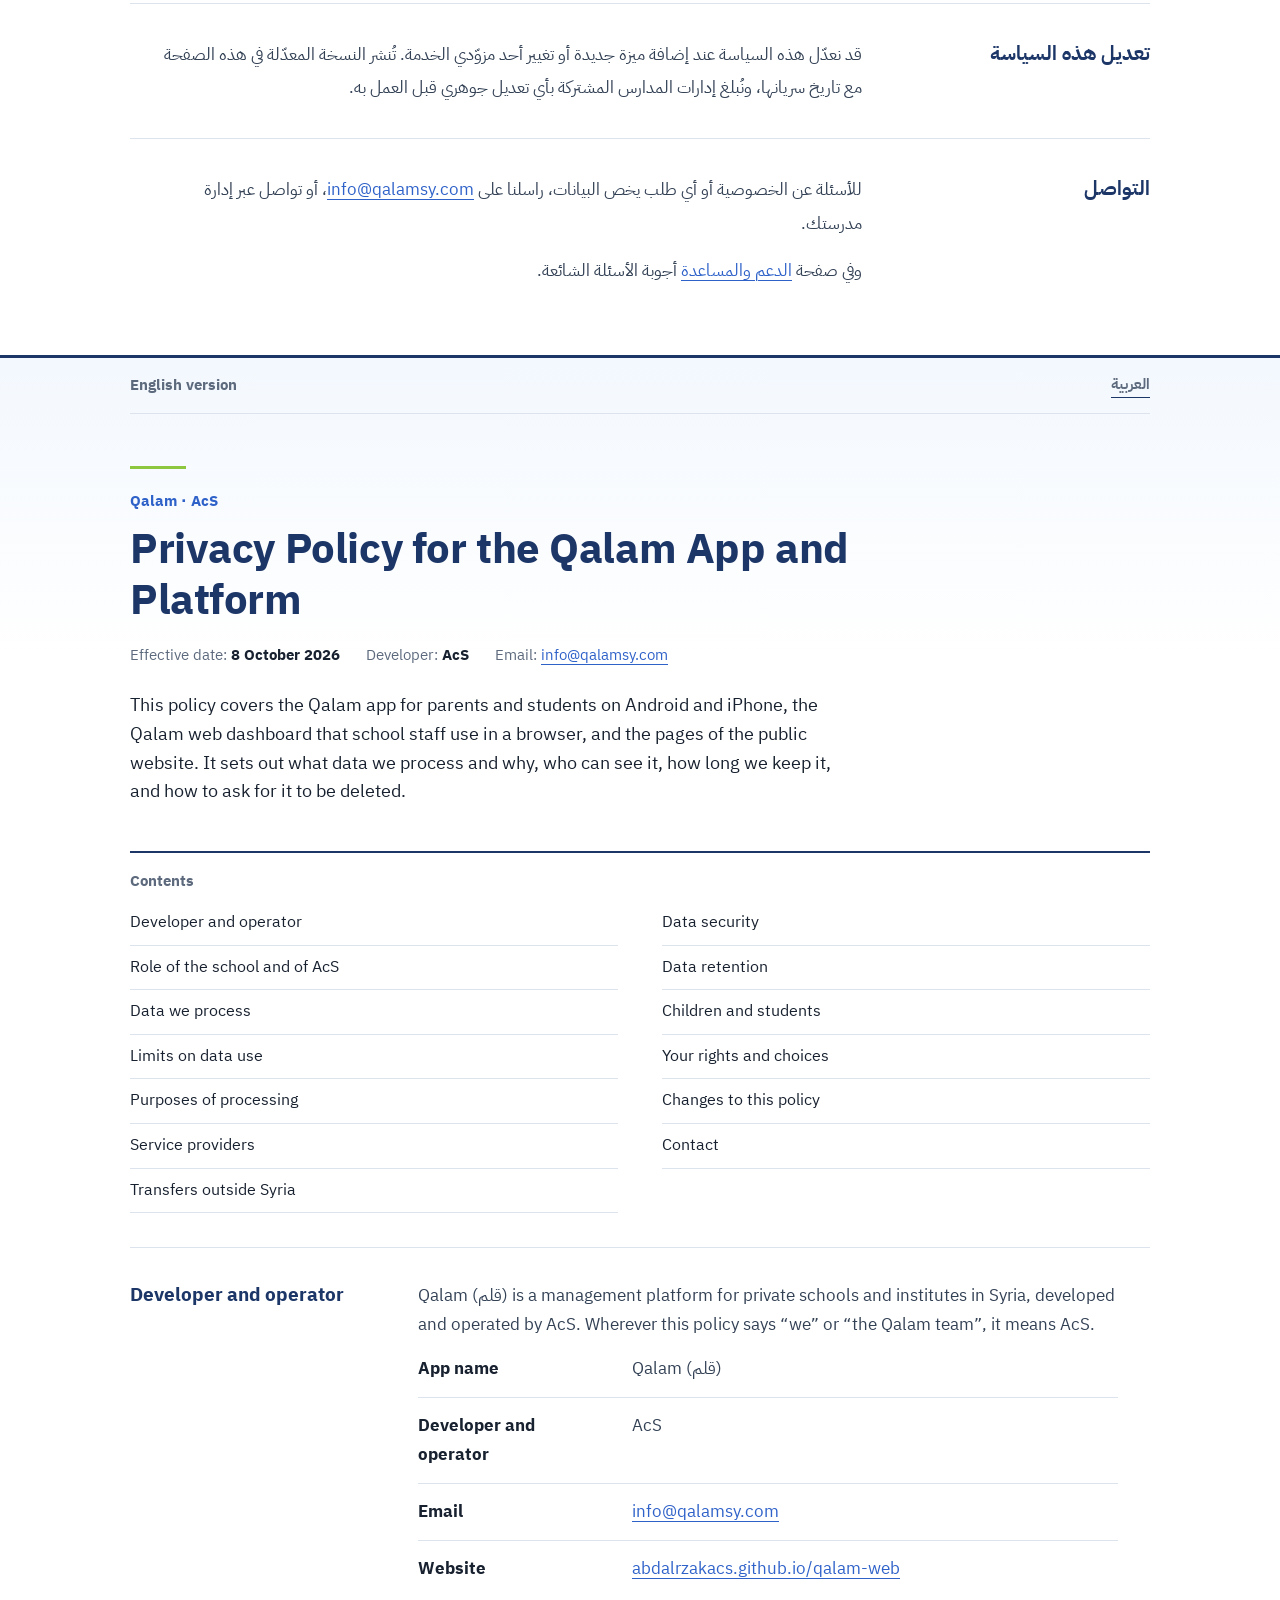
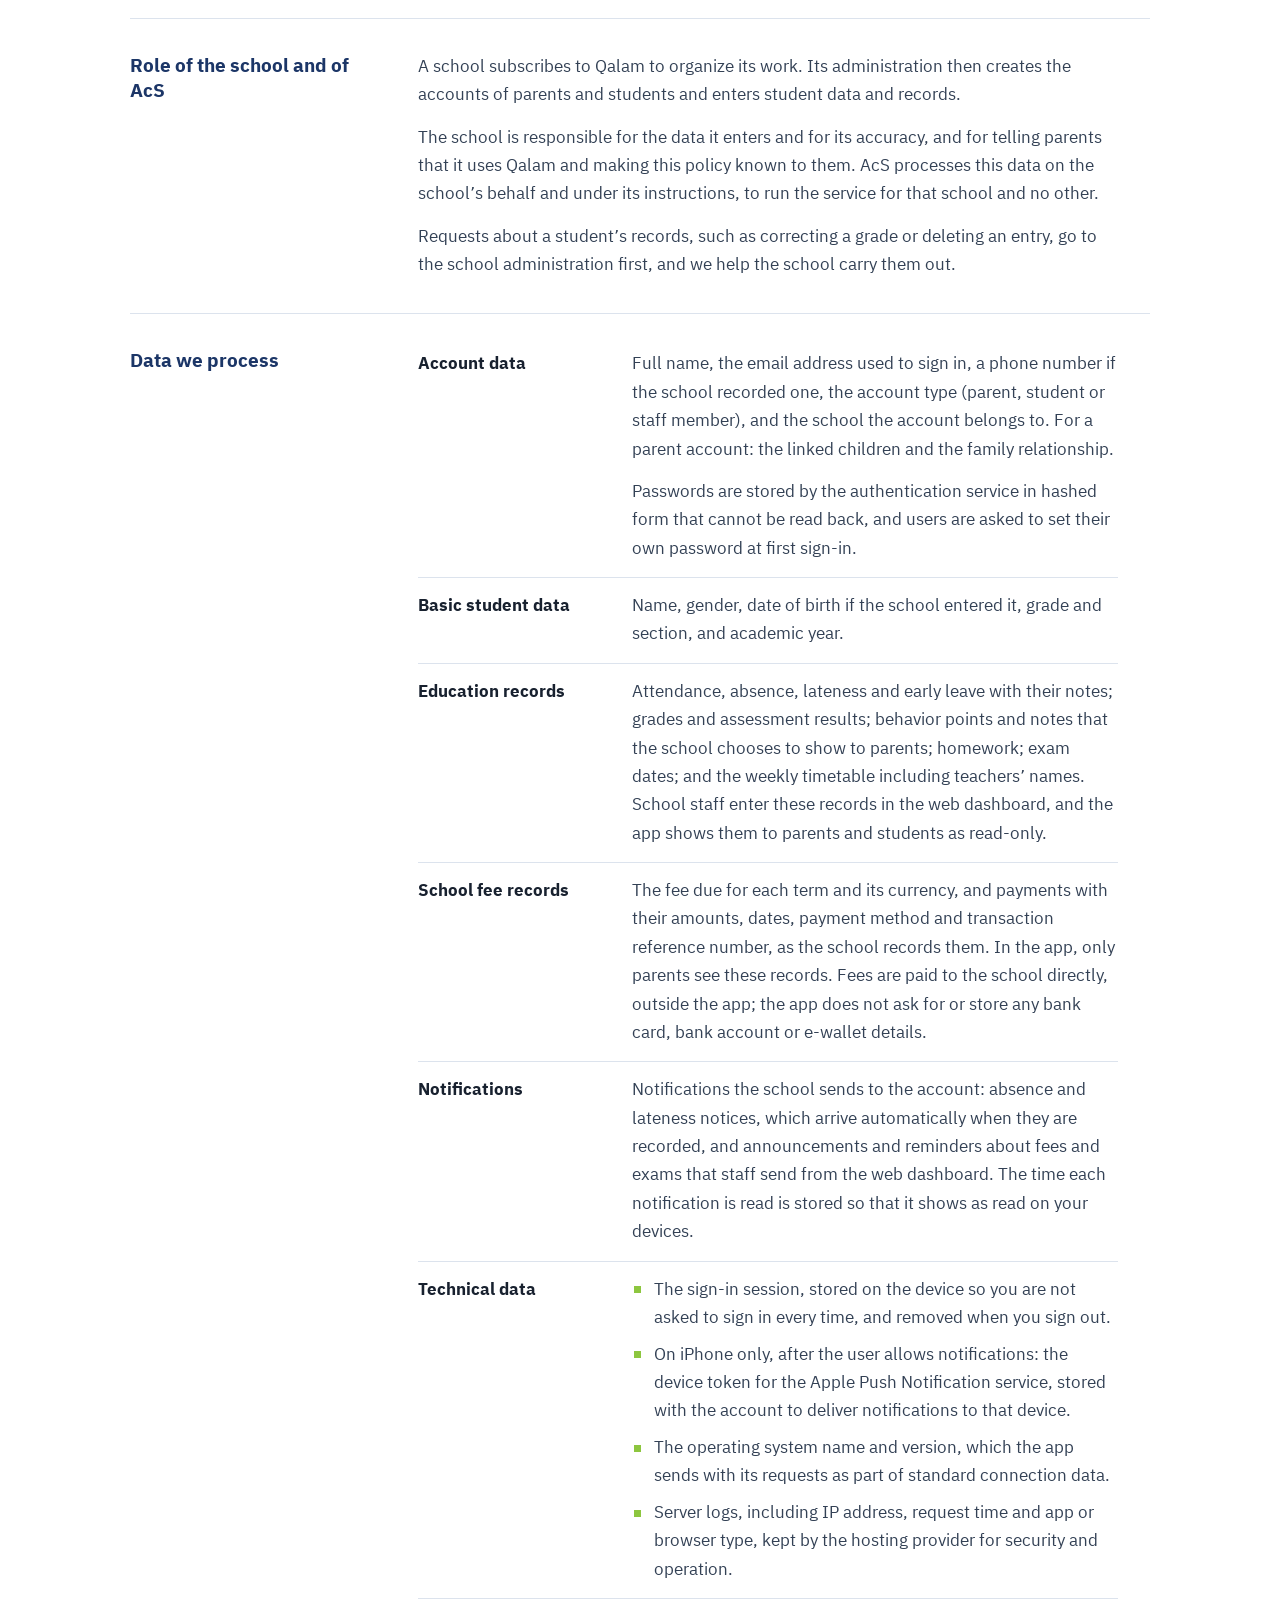
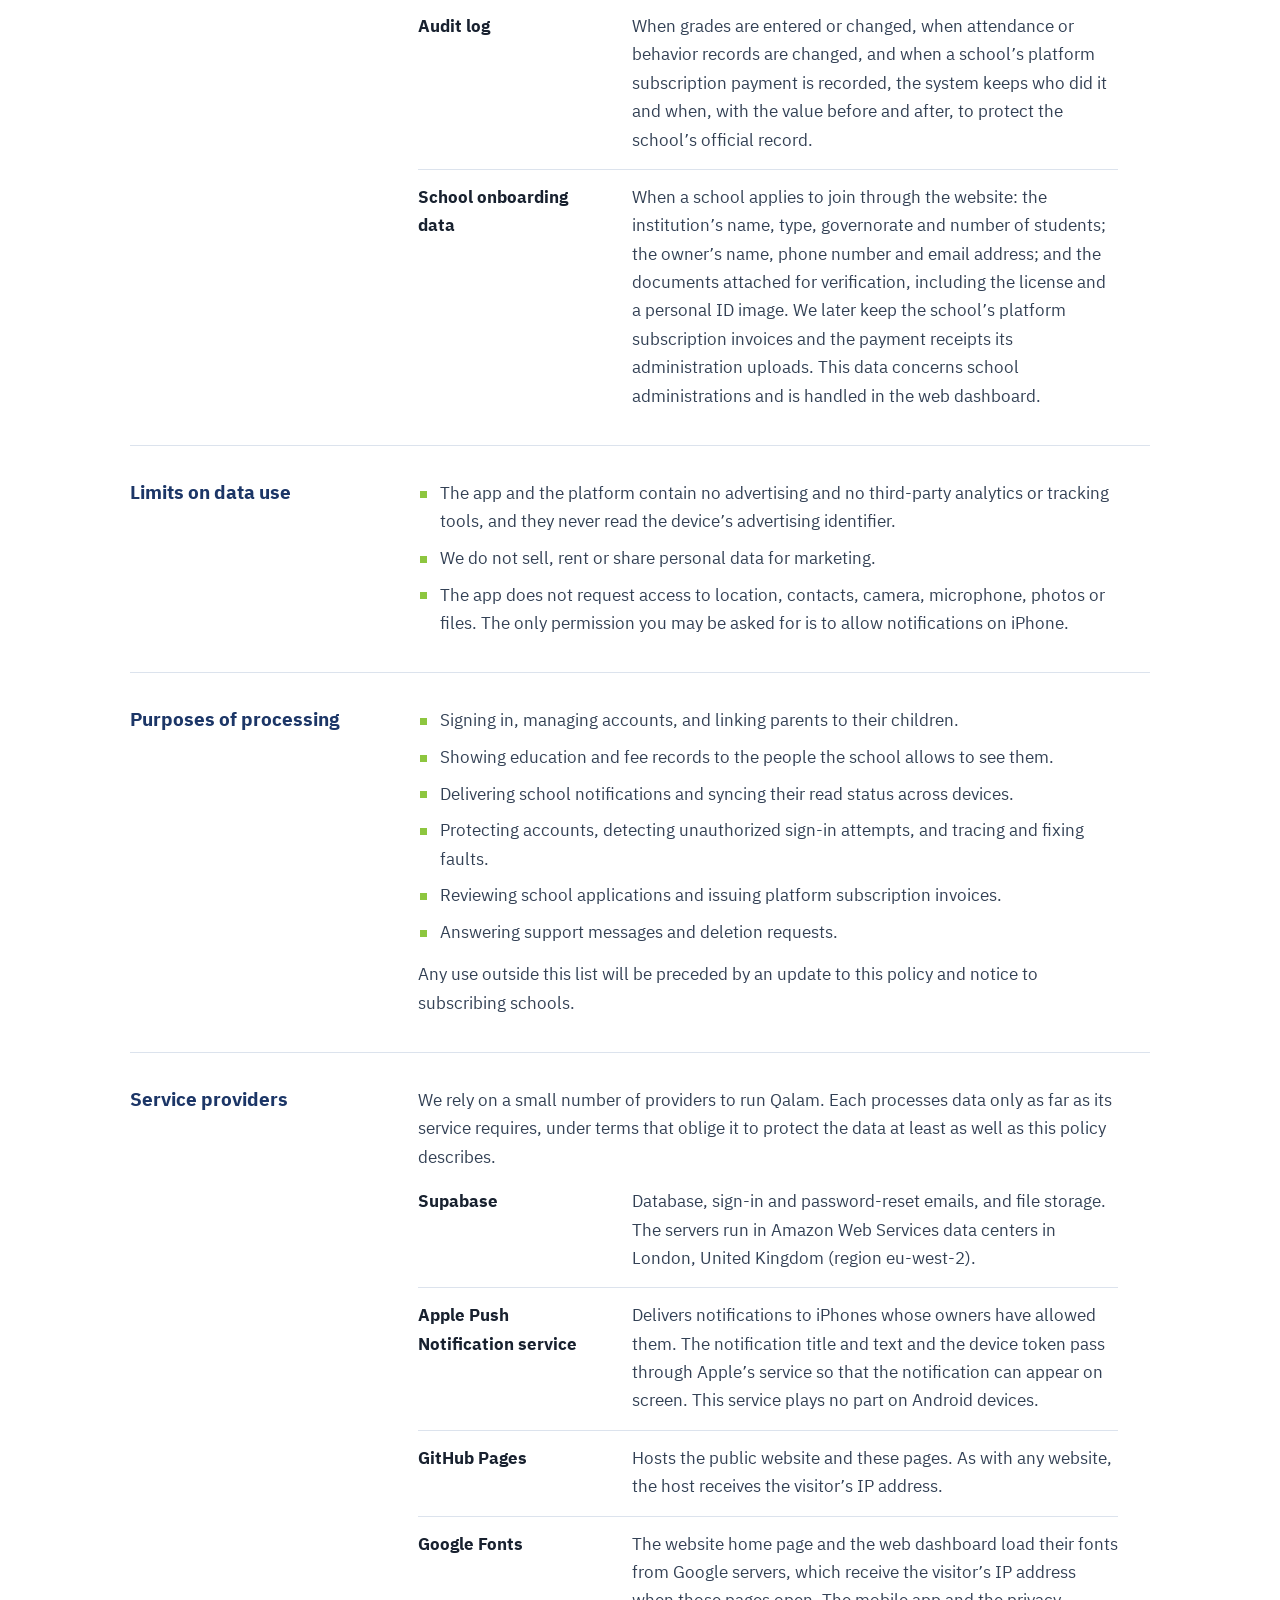
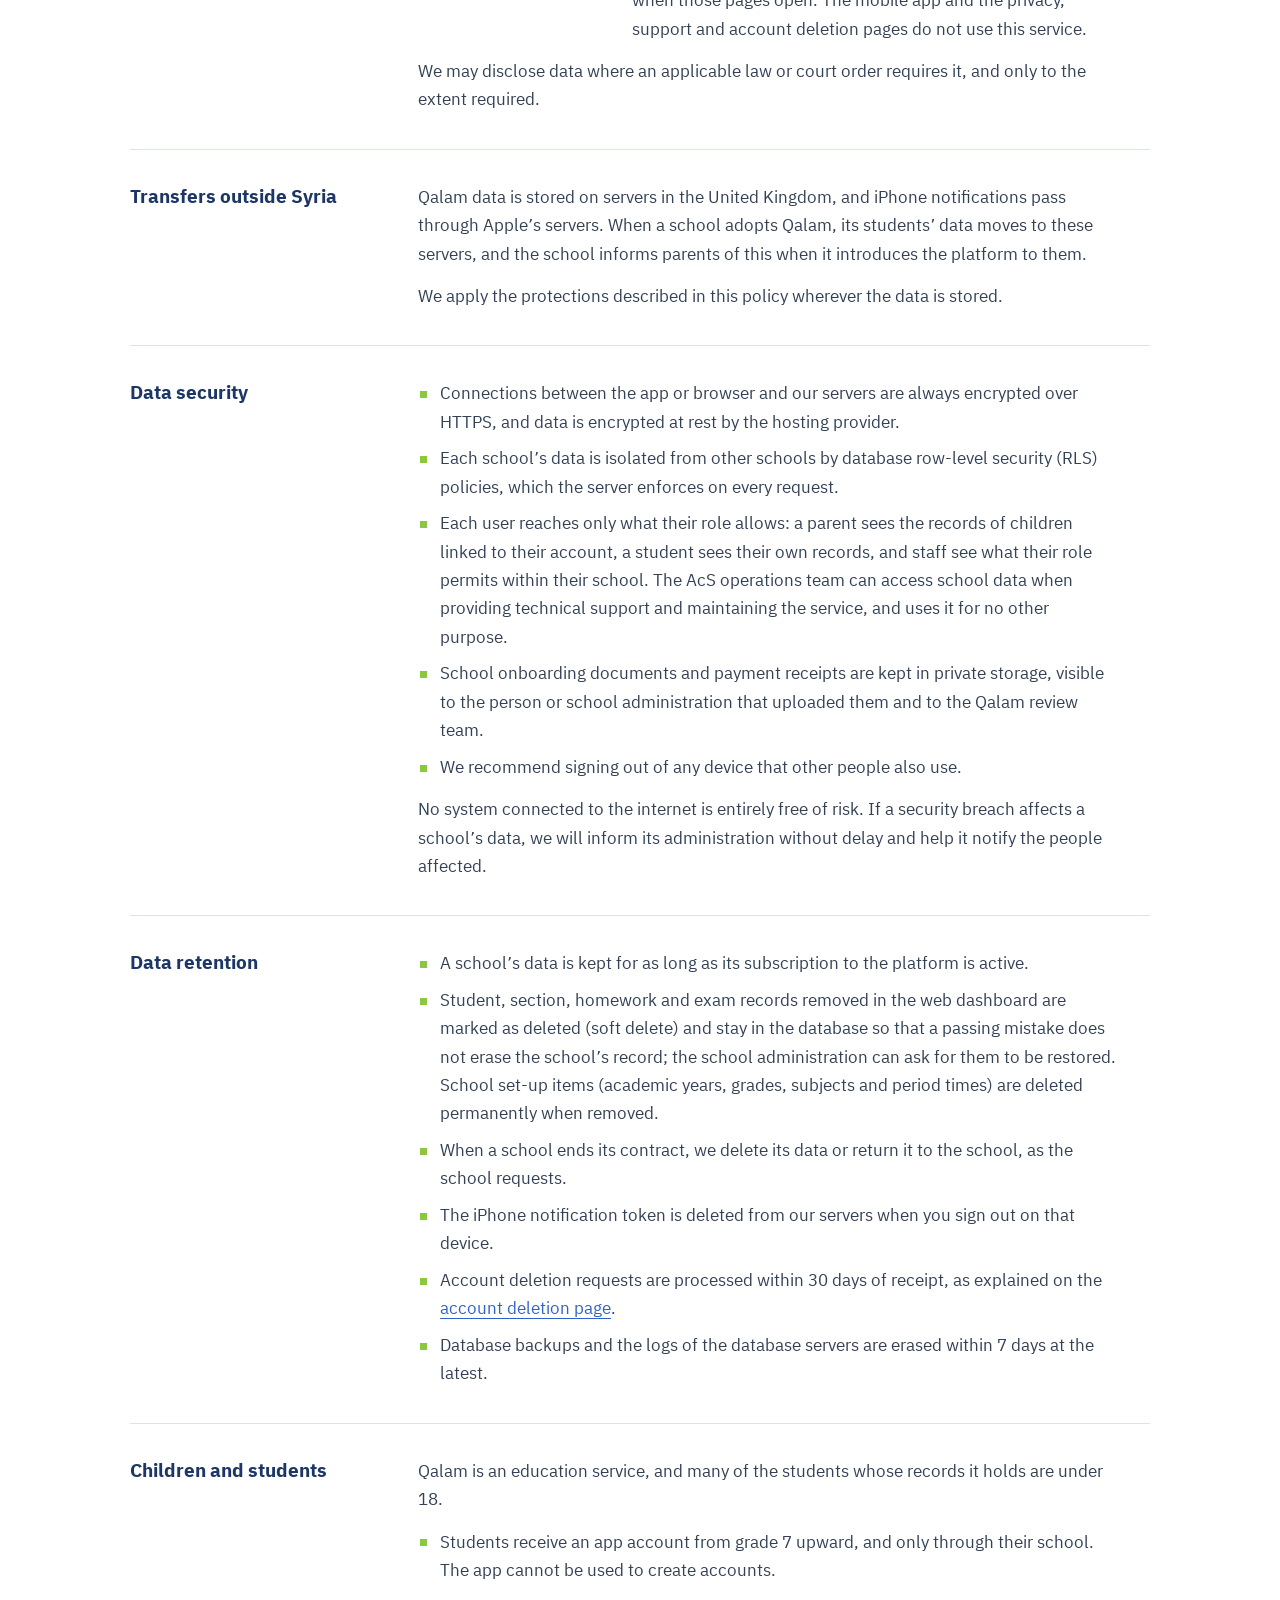
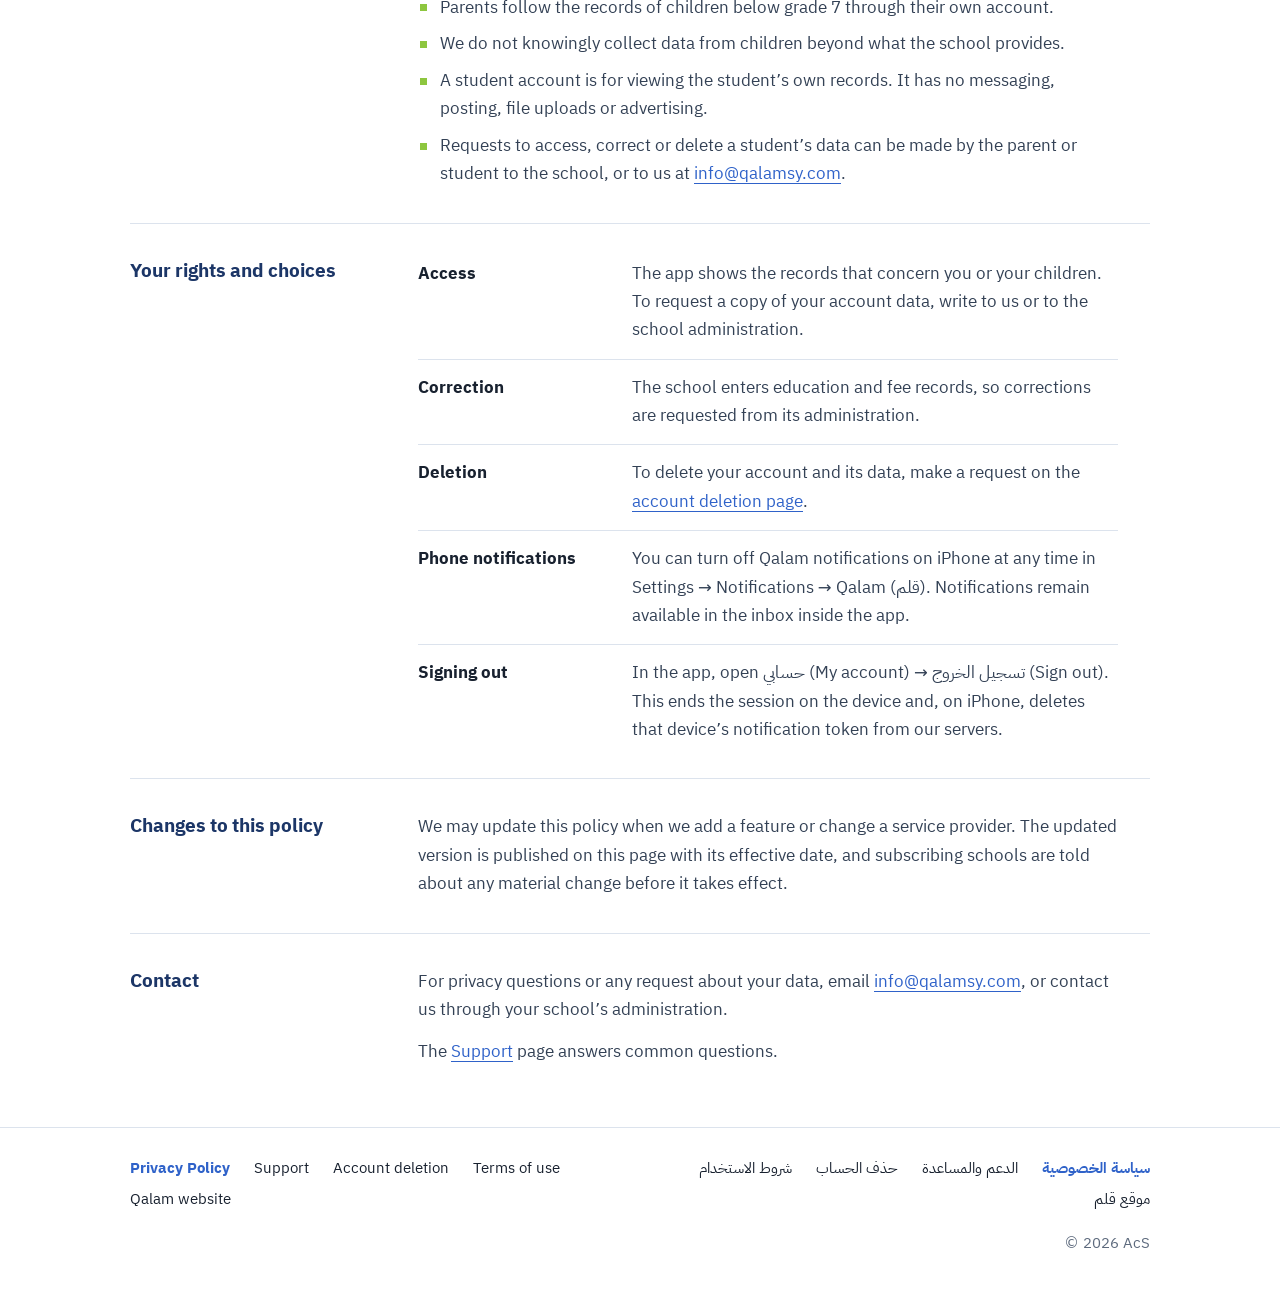
<file: privacy/index.html>
<!DOCTYPE html>
<html lang="ar" dir="rtl">
<head>
<meta charset="UTF-8">
<meta name="viewport" content="width=device-width, initial-scale=1">
<title>سياسة الخصوصية — قلم | Qalam Privacy Policy</title>
<meta name="description" content="سياسة الخصوصية لتطبيق «قلم» لأولياء الأمور والطلاب ولوحة المدارس: البيانات التي نعالجها، وأغراضها، ومزوّدو الخدمة، ومدة الحفظ، وطلب الحذف. Privacy policy of the Qalam app by AcS.">
<link rel="canonical" href="https://abdalrzakacs.github.io/qalam-web/privacy/">
<link rel="icon" href="../favicon.svg" type="image/svg+xml">
<meta name="color-scheme" content="light">
<meta name="theme-color" content="#1C3667">
<style>
@font-face{font-family:"Plex Arabic";src:url("../fonts/IBMPlexSansArabic-Regular.woff2") format("woff2");font-weight:400;font-style:normal;font-display:swap}
@font-face{font-family:"Plex Arabic";src:url("../fonts/IBMPlexSansArabic-Bold.woff2") format("woff2");font-weight:700;font-style:normal;font-display:swap}
:root{--navy:#1C3667;--blue:#2F62C9;--light:#D6E9FF;--green:#8DC63F;--ink:#18212F;--text:#334155;--muted:#5D6A7D;--rule:#DCE3ED;--wash:#F3F8FE}
*,*::before,*::after{box-sizing:border-box}
html{-webkit-text-size-adjust:100%;text-size-adjust:100%;scroll-padding-top:16px}
body{margin:0;background:#fff;color:var(--text);font:400 17px/1.95 "Plex Arabic",system-ui,-apple-system,"Segoe UI",Tahoma,Arial,sans-serif;overflow-wrap:break-word}
[lang="en"]{font-size:16.5px;line-height:1.72}
h1,h2,h3{color:var(--navy);font-weight:700;margin:0}
p{margin:0 0 .85em}
ul,ol{margin:0 0 .85em;padding:0}
a{color:var(--blue);text-decoration:underline;text-decoration-thickness:1px;text-underline-offset:.24em}
a:hover{color:var(--navy)}
a:focus-visible{outline:2px solid var(--blue);outline-offset:3px;border-radius:2px}
b,strong{color:var(--ink);font-weight:700}
.ltr{direction:ltr;unicode-bidi:isolate}
.wrap{width:100%;max-width:1060px;margin-inline:auto;padding-inline:20px}
.bar{border-bottom:1px solid var(--rule)}
.bar .wrap{display:flex;align-items:center;gap:14px;min-height:70px}
.brand{display:inline-flex;align-items:center;gap:10px;color:var(--navy);text-decoration:none;font-weight:700;font-size:24px;line-height:1}
.brand img{height:40px;width:auto;display:block}
.brand b{color:var(--green)}
.brand:hover{color:var(--navy)}
.switch{margin-inline-start:auto;font-size:15px;font-weight:700;color:var(--navy);text-decoration:none;border-bottom:1px solid var(--navy);padding-bottom:2px;line-height:1.4}
.switch:hover{color:var(--blue);border-color:var(--blue)}
.head{padding-block:52px 30px}
.rule-accent{display:block;width:56px;height:3px;background:var(--green);margin-bottom:20px}
.kicker{font-size:14.5px;color:var(--blue);font-weight:700;margin-bottom:10px}
.head h1{font-size:clamp(27px,4.4vw,42px);line-height:1.4;max-width:30ch}
[lang="en"] .head h1{line-height:1.2;letter-spacing:-.01em}
.meta{margin:18px 0 0;padding:0;list-style:none;display:flex;flex-wrap:wrap;gap:4px 26px;font-size:15px;color:var(--muted)}
.meta b{color:var(--ink)}
.lede{margin-top:22px;max-width:66ch;font-size:18px;line-height:1.9;color:var(--ink)}
[lang="en"] .lede{font-size:17.5px;line-height:1.65}
.toc{border-top:2px solid var(--navy);padding-top:16px;margin-bottom:34px}
.toc h2{font-size:15px;color:var(--muted);margin-bottom:6px}
.toc ol{list-style:none;columns:2 250px;column-gap:44px;margin:0}
.toc li{break-inside:avoid;border-bottom:1px solid var(--rule)}
.toc a{display:block;padding:9px 0;color:var(--ink);text-decoration:none;font-size:16px;line-height:1.6}
.toc a:hover{color:var(--blue)}
.sec{display:grid;grid-template-columns:minmax(0,1fr);gap:8px;border-top:1px solid var(--rule);padding-block:30px}
.sec h2{font-size:20px;line-height:1.55}
[lang="en"] .sec h2{font-size:19px;line-height:1.35}
.body{max-width:70ch}
.body>:last-child{margin-bottom:0}
.rows{margin:0 0 .85em}
.rows>div{border-top:1px solid var(--rule);padding-block:14px}
.rows>div:first-child{border-top:0;padding-top:2px}
.rows>div:last-child{padding-bottom:0}
.rows dt{color:var(--ink);font-weight:700;margin-bottom:3px}
.rows dd{margin:0}
.rows dd>:last-child{margin-bottom:0}
.list{list-style:none}
.list li{position:relative;padding-inline-start:22px;margin-bottom:.5em}
.list li::before{content:"";position:absolute;inset-inline-start:2px;top:.82em;width:7px;height:7px;background:var(--green)}
[lang="en"] .list li::before{top:.66em}
.list li:last-child{margin-bottom:0}
.list+p,.rows+p{margin-top:.85em}
.steps{list-style:none;counter-reset:step;margin:0 0 .85em}
.steps>li{counter-increment:step;display:grid;grid-template-columns:38px minmax(0,1fr);border-top:1px solid var(--rule);padding-block:16px}
.steps>li:first-child{border-top:0;padding-top:2px}
.steps>li::before{content:counter(step);color:var(--navy);font-weight:700;font-size:21px;line-height:1.45}
.steps b{display:block;margin-bottom:2px}
.cta{display:inline-block;background:var(--navy);color:#fff;text-decoration:none;font-weight:700;font-size:16px;line-height:1.5;padding:11px 20px;border-radius:6px;margin-top:6px}
.cta:hover{background:var(--blue);color:#fff}
.note{background:var(--wash);border-inline-start:3px solid var(--green);padding:14px 18px;color:var(--ink);margin:0 0 .85em}
.path{white-space:nowrap;color:var(--ink);font-weight:700}
.en{border-top:3px solid var(--navy);margin-top:34px;background:linear-gradient(var(--wash),#fff 300px)}
.en .bar-en{display:flex;align-items:center;gap:14px;min-height:56px;border-bottom:1px solid var(--rule)}
.en .bar-en span{font-size:14.5px;color:var(--muted);font-weight:700}
.en .switch{font-size:15px}
.foot{border-top:1px solid var(--rule);margin-top:26px;padding-block:28px 40px;color:var(--muted);font-size:15px;line-height:1.7}
.foot-in{display:grid;grid-template-columns:minmax(0,1fr);gap:10px 48px}
.foot nav{display:flex;flex-wrap:wrap;gap:6px 24px}
.foot [lang="en"]{font-size:inherit;line-height:inherit}
.foot a{color:var(--ink);text-decoration:none}
.foot a:hover{color:var(--blue);text-decoration:underline}
.foot a[aria-current="page"]{color:var(--blue);font-weight:700}
.foot .copy{margin:8px 0 0}
@media (min-width:880px){
  .sec{grid-template-columns:236px minmax(0,1fr);gap:52px;padding-block:34px}
  .rows>div{display:grid;grid-template-columns:190px minmax(0,1fr);gap:24px}
  .rows dt{margin-bottom:0}
  .foot-in{grid-template-columns:repeat(2,minmax(0,1fr))}
  .foot .copy{grid-column:1/-1}
}
@media (max-width:560px){
  body{font-size:16.5px}
  .head{padding-block:34px 22px}
  .lede{font-size:17px}
  .sec{padding-block:24px}
  .brand{font-size:22px}
  .brand img{height:36px}
}
@media print{
  .switch,.toc,.foot nav{display:none}
  body{font-size:11.5pt}
  .en{background:none}
  a{color:inherit}
}
</style>
</head>
<body id="top">

<header class="bar">
  <div class="wrap">
    <a class="brand" href="../" aria-label="قلم — الصفحة الرئيسية">
      <img src="../brand/qalam-logo.png" alt="" width="24" height="40">
      <span>قلم<b>.</b></span>
    </a>
    <a class="switch" href="#en" hreflang="en" lang="en">English</a>
  </div>
</header>

<main>
<article id="ar" lang="ar" dir="rtl">
  <div class="wrap">
    <header class="head">
      <span class="rule-accent" aria-hidden="true"></span>
      <p class="kicker">قلم · AcS</p>
      <h1>سياسة الخصوصية لتطبيق قلم ومنصّته</h1>
      <ul class="meta">
        <li>تاريخ السريان: <b>8 تشرين الأول 2026</b></li>
        <li>الجهة المطوّرة: <b>AcS</b></li>
        <li>البريد: <a class="ltr" href="mailto:info@qalamsy.com">info@qalamsy.com</a></li>
      </ul>
      <p class="lede">تنطبق هذه السياسة على تطبيق «قلم» لأولياء الأمور والطلاب على أندرويد وآيفون، وعلى لوحة «قلم» التي يعمل عليها كادر المدرسة من المتصفح، وعلى صفحات الموقع العام، وتبيّن البيانات التي نعالجها والغرض منها، ومن يطّلع عليها، ومدة حفظها، وطريقة طلب حذفها.</p>
    </header>

    <nav class="toc" aria-labelledby="toc-ar">
      <h2 id="toc-ar">محتويات السياسة</h2>
      <ol>
        <li><a href="#who">الجهة المطوّرة والمشغّلة</a></li>
        <li><a href="#roles">دور المدرسة ودور AcS</a></li>
        <li><a href="#data">البيانات التي نعالجها</a></li>
        <li><a href="#limits">حدود استخدام البيانات</a></li>
        <li><a href="#purposes">أغراض استخدام البيانات</a></li>
        <li><a href="#providers">مزوّدو الخدمة</a></li>
        <li><a href="#transfer">نقل البيانات خارج سورية</a></li>
        <li><a href="#security">حماية البيانات</a></li>
        <li><a href="#retention">مدة الاحتفاظ بالبيانات</a></li>
        <li><a href="#children">الأطفال والطلاب</a></li>
        <li><a href="#rights">حقوقك وخياراتك</a></li>
        <li><a href="#changes">تعديل هذه السياسة</a></li>
        <li><a href="#contact">التواصل</a></li>
      </ol>
    </nav>

    <section class="sec" id="who" aria-labelledby="who-h">
      <h2 id="who-h">الجهة المطوّرة والمشغّلة</h2>
      <div class="body">
        <p>«قلم» منصة لإدارة المدارس والمعاهد الخاصة في سورية، تطوّرها AcS وتشغّلها. وحيثما ورد في هذه السياسة «نحن» أو «فريق قلم» فالمقصود AcS.</p>
        <dl class="rows">
          <div><dt>اسم التطبيق</dt><dd>قلم</dd></div>
          <div><dt>المطوّر والمشغّل</dt><dd>AcS</dd></div>
          <div><dt>البريد الإلكتروني</dt><dd><a class="ltr" href="mailto:info@qalamsy.com">info@qalamsy.com</a></dd></div>
          <div><dt>الموقع</dt><dd><a class="ltr" href="../">abdalrzakacs.github.io/qalam-web</a></dd></div>
        </dl>
      </div>
    </section>

    <section class="sec" id="roles" aria-labelledby="roles-h">
      <h2 id="roles-h">دور المدرسة ودور AcS</h2>
      <div class="body">
        <p>تشترك المدرسة في «قلم» لتنظيم عملها، ثم تنشئ إدارتها حسابات أولياء الأمور والطلاب وتُدخل بيانات الطلاب وسجلاتهم.</p>
        <p>المدرسة مسؤولة عن البيانات التي تُدخلها وعن دقتها، وعن إعلام أولياء الأمور بأنها تستخدم «قلم» وتعريفهم بهذه السياسة. وتعالج AcS هذه البيانات نيابةً عن المدرسة ووفق تعليماتها، لتشغيل الخدمة لتلك المدرسة دون سواها.</p>
        <p>الطلبات المتعلقة بسجلات الطالب، كتصحيح علامة أو حذف سجل، تُوجَّه إلى إدارة المدرسة أولاً، ونعاونها نحن على تنفيذها.</p>
      </div>
    </section>

    <section class="sec" id="data" aria-labelledby="data-h">
      <h2 id="data-h">البيانات التي نعالجها</h2>
      <div class="body">
        <dl class="rows">
          <div>
            <dt>بيانات الحساب</dt>
            <dd>
              <p>الاسم الكامل، والبريد الإلكتروني المستخدم في الدخول، ورقم الهاتف إن سجّلته المدرسة، ونوع الحساب (ولي أمر أو طالب أو أحد أفراد الكادر)، والمدرسة التي يتبع لها. ولحساب ولي الأمر: الأبناء المرتبطون به وصلة القرابة.</p>
              <p>تُحفظ كلمة المرور لدى خدمة المصادقة بصيغة مُعمّاة لا يمكن قراءتها، ويُطلب من المستخدم تعيين كلمة مرور خاصة به عند أول دخول.</p>
            </dd>
          </div>
          <div>
            <dt>بيانات الطالب الأساسية</dt>
            <dd>الاسم، والجنس، وتاريخ الميلاد إذا أدخلته المدرسة، والصف والشعبة، والعام الدراسي.</dd>
          </div>
          <div>
            <dt>السجلات الدراسية</dt>
            <dd>الحضور والغياب والتأخر والمغادرة مع ملاحظاتها، والعلامات ونتائج التقييمات، ونقاط السلوك وملاحظاته التي تقرر المدرسة إظهارها للأهل، والواجبات، ومواعيد الامتحانات، والبرنامج الأسبوعي بما فيه أسماء المعلمين. يدخل كادر المدرسة هذه السجلات من لوحة الويب، ويعرضها التطبيق لولي الأمر والطالب للاطلاع فقط.</dd>
          </div>
          <div>
            <dt>سجلات الأقساط المدرسية</dt>
            <dd>القسط المطلوب لكل فصل وعملته، والدفعات بمبالغها وتواريخها وطريقة الدفع والرقم المرجعي للعملية، كما تسجّلها المدرسة. تظهر هذه السجلات في التطبيق لولي الأمر وحده. يُدفع القسط للمدرسة مباشرة خارج التطبيق، والتطبيق لا يطلب بيانات بطاقة أو حساب مصرفي أو محفظة إلكترونية أو يحفظها.</dd>
          </div>
          <div>
            <dt>الإشعارات</dt>
            <dd>الإشعارات التي ترسلها المدرسة إلى الحساب: إشعارات الغياب والتأخر، وتصل تلقائياً عند تسجيلهما، والإعلانات وتذكيرات الأقساط والامتحانات التي يرسلها الكادر من لوحة الويب. ويُحفظ وقت قراءة كل إشعار ليظهر مقروءاً على أجهزتك.</dd>
          </div>
          <div>
            <dt>البيانات التقنية</dt>
            <dd>
              <ul class="list">
                <li>جلسة الدخول، وتُحفظ على الجهاز كي لا يُطلب تسجيل الدخول في كل مرة، وتُزال عند تسجيل الخروج.</li>
                <li>على آيفون وحده، وبعد أن يسمح المستخدم بالإشعارات: رمز الجهاز الخاص بخدمة إشعارات Apple، ويُحفظ مرتبطاً بالحساب لإيصال الإشعارات إلى ذلك الجهاز.</li>
                <li>اسم نظام التشغيل وإصداره، ويرسلهما التطبيق مع طلباته إلى الخادم ضمن بيانات الاتصال المعتادة.</li>
                <li>سجلات الخادم، ومنها عنوان IP ووقت الطلب ونوع التطبيق أو المتصفح، ويحتفظ بها مزوّد الاستضافة لأغراض الأمان والتشغيل.</li>
              </ul>
            </dd>
          </div>
          <div>
            <dt>سجل التدقيق</dt>
            <dd>عند إدخال العلامات أو تعديلها، وعند تعديل سجلات الحضور والسلوك، وعند تسجيل دفعات اشتراك المدرسة في المنصة، يُحفظ من أجرى العملية ومتى، مع القيمة قبلها وبعدها، حمايةً للسجل الرسمي للمدرسة.</dd>
          </div>
          <div>
            <dt>بيانات انضمام المدارس</dt>
            <dd>عند طلب مدرسة الانضمام من الموقع: اسم المؤسسة ونوعها ومحافظتها وعدد طلابها، واسم صاحبها ورقم هاتفه وبريده الإلكتروني، والوثائق المرفقة للتحقق، ومنها صورة الترخيص وصورة الهوية الشخصية. ونحفظ بعد ذلك فواتير اشتراك المدرسة في المنصة، وإيصالات الدفع التي ترفعها إدارتها. هذه البيانات تخص إدارات المدارس وتُدار من لوحة الويب.</dd>
          </div>
        </dl>
      </div>
    </section>

    <section class="sec" id="limits" aria-labelledby="limits-h">
      <h2 id="limits-h">حدود استخدام البيانات</h2>
      <div class="body">
        <ul class="list">
          <li>التطبيق والمنصة خاليان من الإعلانات ومن أدوات التحليلات والتتبّع التابعة لجهات خارجية، ولا يقرأ التطبيق المعرّف الإعلاني للجهاز.</li>
          <li>لا نبيع البيانات الشخصية أو نؤجّرها أو نشاركها لأغراض تسويقية.</li>
          <li>لا يطلب التطبيق الوصول إلى الموقع الجغرافي أو جهات الاتصال أو الكاميرا أو الميكروفون أو الصور أو الملفات، والإذن الوحيد الذي قد يطلبه هو السماح بالإشعارات على آيفون.</li>
        </ul>
      </div>
    </section>

    <section class="sec" id="purposes" aria-labelledby="purposes-h">
      <h2 id="purposes-h">أغراض استخدام البيانات</h2>
      <div class="body">
        <ul class="list">
          <li>تسجيل الدخول، وإدارة الحسابات، وربط ولي الأمر بأبنائه.</li>
          <li>عرض السجلات الدراسية وسجلات الأقساط لمن تأذن له المدرسة برؤيتها.</li>
          <li>إيصال إشعارات المدرسة ومزامنة حالة قراءتها بين الأجهزة.</li>
          <li>حماية الحسابات، وكشف محاولات الدخول غير المشروع، وتتبّع الأعطال وإصلاحها.</li>
          <li>مراجعة طلبات انضمام المدارس، وإصدار فواتير اشتراكها في المنصة.</li>
          <li>الرد على رسائل الدعم وطلبات الحذف.</li>
        </ul>
        <p>أي استخدام خارج هذه القائمة يسبقه تحديث هذه السياسة وإعلام المدارس المشتركة.</p>
      </div>
    </section>

    <section class="sec" id="providers" aria-labelledby="providers-h">
      <h2 id="providers-h">مزوّدو الخدمة</h2>
      <div class="body">
        <p>نعتمد على عدد محدود من المزوّدين لتشغيل «قلم». يعالج كل منهم البيانات بالقدر الذي تحتاجه خدمته، وبموجب شروط تلزمه بحمايتها بمستوى لا يقل عمّا تصفه هذه السياسة.</p>
        <dl class="rows">
          <div>
            <dt>Supabase</dt>
            <dd>قاعدة البيانات، وتسجيل الدخول ورسائل استعادة كلمة المرور، وتخزين الملفات. تعمل الخوادم في مراكز بيانات Amazon Web Services في لندن بالمملكة المتحدة (منطقة <span class="ltr">eu-west-2</span>).</dd>
          </div>
          <div>
            <dt>Apple Push Notification service</dt>
            <dd>إيصال الإشعارات إلى أجهزة آيفون التي سمح أصحابها بها. يمر عنوان الإشعار ونصه ورمز الجهاز عبر خدمة Apple حتى يظهر الإشعار على الشاشة. لا دور لهذه الخدمة في أجهزة أندرويد.</dd>
          </div>
          <div>
            <dt>GitHub Pages</dt>
            <dd>استضافة الموقع العام وهذه الصفحات. ويتلقى خادم الاستضافة عنوان IP للزائر كما في أي موقع إلكتروني.</dd>
          </div>
          <div>
            <dt>Google Fonts</dt>
            <dd>الصفحة الرئيسية للموقع ولوحة الويب تحمّلان خطوطهما من خوادم Google، ويصل إليها عنوان IP للزائر عند فتحهما. تطبيق الهاتف وصفحات الخصوصية والدعم وحذف الحساب لا تستخدم هذه الخدمة.</dd>
          </div>
        </dl>
        <p>قد نكشف عن بيانات إذا ألزمنا بذلك قانون نافذ أو أمر قضائي، وفي حدود ما يُلزمنا به فقط.</p>
      </div>
    </section>

    <section class="sec" id="transfer" aria-labelledby="transfer-h">
      <h2 id="transfer-h">نقل البيانات خارج سورية</h2>
      <div class="body">
        <p>تُخزَّن بيانات «قلم» على خوادم في المملكة المتحدة، وتمر إشعارات آيفون عبر خوادم Apple. وحين تعتمد مدرسة منصة «قلم» تنتقل بيانات طلابها إلى هذه الخوادم، وتتولى المدرسة إعلام أولياء الأمور بذلك عند تعريفهم بالمنصة.</p>
        <p>نطبّق الحماية الموصوفة في هذه السياسة على البيانات أينما خُزّنت.</p>
      </div>
    </section>

    <section class="sec" id="security" aria-labelledby="security-h">
      <h2 id="security-h">حماية البيانات</h2>
      <div class="body">
        <ul class="list">
          <li>الاتصال بين التطبيق أو المتصفح وخوادمنا مشفّر دائماً عبر HTTPS، والبيانات مشفّرة أثناء التخزين لدى مزوّد الاستضافة.</li>
          <li>بيانات كل مدرسة معزولة عن المدارس الأخرى بسياسات أمان على مستوى صفوف قاعدة البيانات (<span class="ltr">RLS</span>)، يطبّقها الخادم مع كل طلب.</li>
          <li>يصل كل مستخدم إلى ما يسمح به دوره: ولي الأمر إلى سجلات أبنائه المرتبطين بحسابه، والطالب إلى سجلاته، والكادر إلى ما تحدده صلاحيات دوره داخل مدرسته. ويصل فريق التشغيل في AcS إلى بيانات المدارس عند الدعم الفني وصيانة الخدمة، ولا يستخدمها لأي غرض آخر.</li>
          <li>وثائق انضمام المدارس وإيصالات الدفع محفوظة في مساحات تخزين خاصة، يطّلع عليها من رفعها أو إدارة مدرسته، وفريق المراجعة في «قلم».</li>
          <li>ننصح بتسجيل الخروج من أي جهاز يستعمله غيرك.</li>
        </ul>
        <p>لا يخلو نظام متصل بالإنترنت من المخاطر كلياً. وإذا وقع خرق أمني يمس بيانات مدرسة، نبلغ إدارتها دون تأخير ونعاونها على إبلاغ المتأثرين.</p>
      </div>
    </section>

    <section class="sec" id="retention" aria-labelledby="retention-h">
      <h2 id="retention-h">مدة الاحتفاظ بالبيانات</h2>
      <div class="body">
        <ul class="list">
          <li>تبقى بيانات المدرسة محفوظة ما دام اشتراكها في المنصة قائماً.</li>
          <li>سجلات الطلاب والشعب والواجبات والامتحانات التي تُزال من لوحة الويب تُعلَّم محذوفة (حذف ناعم) وتبقى في قاعدة البيانات حتى لا يضيع سجل المدرسة بخطأ عابر، ولإدارة المدرسة أن تطلب استرجاعها. وإعدادات المدرسة من أعوام دراسية وصفوف ومواد وأوقات حصص تُحذف نهائياً عند إزالتها.</li>
          <li>عند إنهاء المدرسة تعاقدها، نحذف بياناتها أو نعيدها إليها، وفق ما تطلبه.</li>
          <li>يُحذف رمز إشعارات آيفون من خوادمنا عند تسجيل الخروج من الجهاز.</li>
          <li>طلبات حذف الحساب نعالجها خلال 30 يوماً من استلامها، كما تشرح <a href="../delete-account/">صفحة طلب الحذف</a>.</li>
          <li>تُمحى النسخ الاحتياطية لقاعدة البيانات وسجلات خوادمها خلال 7 أيام على الأكثر.</li>
        </ul>
      </div>
    </section>

    <section class="sec" id="children" aria-labelledby="children-h">
      <h2 id="children-h">الأطفال والطلاب</h2>
      <div class="body">
        <p>«قلم» خدمة تعليمية، وكثير من الطلاب الذين تحفظ المنصة سجلاتهم دون الثامنة عشرة.</p>
        <ul class="list">
          <li>يحصل الطالب على حساب في التطبيق من الصف السابع فما فوق، وعن طريق مدرسته فقط. التطبيق لا يتيح إنشاء حسابات.</li>
          <li>ولي الأمر يتابع من حسابه سجلات أبنائه الذين لم يبلغوا الصف السابع.</li>
          <li>لا نجمع عن قصد من الأطفال بيانات تتجاوز ما تقدّمه المدرسة.</li>
          <li>حساب الطالب مخصص للاطلاع على سجلاته، وليس فيه مراسلة أو نشر محتوى أو رفع ملفات أو إعلانات.</li>
          <li>طلبات الاطلاع على بيانات طالب أو تصحيحها أو حذفها يقدّمها ولي الأمر أو الطالب إلى المدرسة، أو إلينا على <a class="ltr" href="mailto:info@qalamsy.com">info@qalamsy.com</a>.</li>
        </ul>
      </div>
    </section>

    <section class="sec" id="rights" aria-labelledby="rights-h">
      <h2 id="rights-h">حقوقك وخياراتك</h2>
      <div class="body">
        <dl class="rows">
          <div><dt>الاطلاع</dt><dd>يعرض التطبيق السجلات المتعلقة بك أو بأبنائك. ولطلب نسخة من بيانات حسابك راسلنا أو راسل إدارة المدرسة.</dd></div>
          <div><dt>التصحيح</dt><dd>تدخل المدرسة السجلات الدراسية وسجلات الأقساط، ويُطلب تصحيحها من إدارتها.</dd></div>
          <div><dt>الحذف</dt><dd>لحذف الحساب والبيانات المرتبطة به، قدّم طلبك من <a href="../delete-account/">صفحة حذف الحساب</a>.</dd></div>
          <div><dt>إشعارات الهاتف</dt><dd>يمكن إيقاف إشعارات «قلم» على آيفون متى شئت من <span class="path">الإعدادات ← الإشعارات ← قلم</span>، وتبقى الإشعارات متاحة في صندوق الوارد داخل التطبيق.</dd></div>
          <div><dt>تسجيل الخروج</dt><dd>من <span class="path">«حسابي» ← «تسجيل الخروج»</span>. ينهي ذلك الجلسة على الجهاز، ويحذف رمز إشعاراته من خوادمنا على آيفون.</dd></div>
        </dl>
      </div>
    </section>

    <section class="sec" id="changes" aria-labelledby="changes-h">
      <h2 id="changes-h">تعديل هذه السياسة</h2>
      <div class="body">
        <p>قد نعدّل هذه السياسة عند إضافة ميزة جديدة أو تغيير أحد مزوّدي الخدمة. تُنشر النسخة المعدّلة في هذه الصفحة مع تاريخ سريانها، ونُبلغ إدارات المدارس المشتركة بأي تعديل جوهري قبل العمل به.</p>
      </div>
    </section>

    <section class="sec" id="contact" aria-labelledby="contact-h">
      <h2 id="contact-h">التواصل</h2>
      <div class="body">
        <p>للأسئلة عن الخصوصية أو أي طلب يخص البيانات، راسلنا على <a class="ltr" href="mailto:info@qalamsy.com">info@qalamsy.com</a>، أو تواصل عبر إدارة مدرستك.</p>
        <p>وفي صفحة <a href="../support/">الدعم والمساعدة</a> أجوبة الأسئلة الشائعة.</p>
      </div>
    </section>
  </div>
</article>

<article id="en" class="en" lang="en" dir="ltr">
  <div class="wrap">
    <div class="bar-en">
      <span>English version</span>
      <a class="switch" href="#top" hreflang="ar"><span lang="ar" dir="rtl">العربية</span></a>
    </div>
    <header class="head">
      <span class="rule-accent" aria-hidden="true"></span>
      <p class="kicker">Qalam · AcS</p>
      <h1>Privacy Policy for the Qalam App and Platform</h1>
      <ul class="meta">
        <li>Effective date: <b>8 October 2026</b></li>
        <li>Developer: <b>AcS</b></li>
        <li>Email: <a href="mailto:info@qalamsy.com">info@qalamsy.com</a></li>
      </ul>
      <p class="lede">This policy covers the Qalam app for parents and students on Android and iPhone, the Qalam web dashboard that school staff use in a browser, and the pages of the public website. It sets out what data we process and why, who can see it, how long we keep it, and how to ask for it to be deleted.</p>
    </header>

    <nav class="toc" aria-labelledby="toc-en">
      <h2 id="toc-en">Contents</h2>
      <ol>
        <li><a href="#en-who">Developer and operator</a></li>
        <li><a href="#en-roles">Role of the school and of AcS</a></li>
        <li><a href="#en-data">Data we process</a></li>
        <li><a href="#en-limits">Limits on data use</a></li>
        <li><a href="#en-purposes">Purposes of processing</a></li>
        <li><a href="#en-providers">Service providers</a></li>
        <li><a href="#en-transfer">Transfers outside Syria</a></li>
        <li><a href="#en-security">Data security</a></li>
        <li><a href="#en-retention">Data retention</a></li>
        <li><a href="#en-children">Children and students</a></li>
        <li><a href="#en-rights">Your rights and choices</a></li>
        <li><a href="#en-changes">Changes to this policy</a></li>
        <li><a href="#en-contact">Contact</a></li>
      </ol>
    </nav>

    <section class="sec" id="en-who" aria-labelledby="en-who-h">
      <h2 id="en-who-h">Developer and operator</h2>
      <div class="body">
        <p>Qalam (<span lang="ar" dir="rtl">قلم</span>) is a management platform for private schools and institutes in Syria, developed and operated by AcS. Wherever this policy says “we” or “the Qalam team”, it means AcS.</p>
        <dl class="rows">
          <div><dt>App name</dt><dd>Qalam (<span lang="ar" dir="rtl">قلم</span>)</dd></div>
          <div><dt>Developer and operator</dt><dd>AcS</dd></div>
          <div><dt>Email</dt><dd><a href="mailto:info@qalamsy.com">info@qalamsy.com</a></dd></div>
          <div><dt>Website</dt><dd><a href="../">abdalrzakacs.github.io/qalam-web</a></dd></div>
        </dl>
      </div>
    </section>

    <section class="sec" id="en-roles" aria-labelledby="en-roles-h">
      <h2 id="en-roles-h">Role of the school and of AcS</h2>
      <div class="body">
        <p>A school subscribes to Qalam to organize its work. Its administration then creates the accounts of parents and students and enters student data and records.</p>
        <p>The school is responsible for the data it enters and for its accuracy, and for telling parents that it uses Qalam and making this policy known to them. AcS processes this data on the school’s behalf and under its instructions, to run the service for that school and no other.</p>
        <p>Requests about a student’s records, such as correcting a grade or deleting an entry, go to the school administration first, and we help the school carry them out.</p>
      </div>
    </section>

    <section class="sec" id="en-data" aria-labelledby="en-data-h">
      <h2 id="en-data-h">Data we process</h2>
      <div class="body">
        <dl class="rows">
          <div>
            <dt>Account data</dt>
            <dd>
              <p>Full name, the email address used to sign in, a phone number if the school recorded one, the account type (parent, student or staff member), and the school the account belongs to. For a parent account: the linked children and the family relationship.</p>
              <p>Passwords are stored by the authentication service in hashed form that cannot be read back, and users are asked to set their own password at first sign-in.</p>
            </dd>
          </div>
          <div>
            <dt>Basic student data</dt>
            <dd>Name, gender, date of birth if the school entered it, grade and section, and academic year.</dd>
          </div>
          <div>
            <dt>Education records</dt>
            <dd>Attendance, absence, lateness and early leave with their notes; grades and assessment results; behavior points and notes that the school chooses to show to parents; homework; exam dates; and the weekly timetable including teachers’ names. School staff enter these records in the web dashboard, and the app shows them to parents and students as read-only.</dd>
          </div>
          <div>
            <dt>School fee records</dt>
            <dd>The fee due for each term and its currency, and payments with their amounts, dates, payment method and transaction reference number, as the school records them. In the app, only parents see these records. Fees are paid to the school directly, outside the app; the app does not ask for or store any bank card, bank account or e-wallet details.</dd>
          </div>
          <div>
            <dt>Notifications</dt>
            <dd>Notifications the school sends to the account: absence and lateness notices, which arrive automatically when they are recorded, and announcements and reminders about fees and exams that staff send from the web dashboard. The time each notification is read is stored so that it shows as read on your devices.</dd>
          </div>
          <div>
            <dt>Technical data</dt>
            <dd>
              <ul class="list">
                <li>The sign-in session, stored on the device so you are not asked to sign in every time, and removed when you sign out.</li>
                <li>On iPhone only, after the user allows notifications: the device token for the Apple Push Notification service, stored with the account to deliver notifications to that device.</li>
                <li>The operating system name and version, which the app sends with its requests as part of standard connection data.</li>
                <li>Server logs, including IP address, request time and app or browser type, kept by the hosting provider for security and operation.</li>
              </ul>
            </dd>
          </div>
          <div>
            <dt>Audit log</dt>
            <dd>When grades are entered or changed, when attendance or behavior records are changed, and when a school’s platform subscription payment is recorded, the system keeps who did it and when, with the value before and after, to protect the school’s official record.</dd>
          </div>
          <div>
            <dt>School onboarding data</dt>
            <dd>When a school applies to join through the website: the institution’s name, type, governorate and number of students; the owner’s name, phone number and email address; and the documents attached for verification, including the license and a personal ID image. We later keep the school’s platform subscription invoices and the payment receipts its administration uploads. This data concerns school administrations and is handled in the web dashboard.</dd>
          </div>
        </dl>
      </div>
    </section>

    <section class="sec" id="en-limits" aria-labelledby="en-limits-h">
      <h2 id="en-limits-h">Limits on data use</h2>
      <div class="body">
        <ul class="list">
          <li>The app and the platform contain no advertising and no third-party analytics or tracking tools, and they never read the device’s advertising identifier.</li>
          <li>We do not sell, rent or share personal data for marketing.</li>
          <li>The app does not request access to location, contacts, camera, microphone, photos or files. The only permission you may be asked for is to allow notifications on iPhone.</li>
        </ul>
      </div>
    </section>

    <section class="sec" id="en-purposes" aria-labelledby="en-purposes-h">
      <h2 id="en-purposes-h">Purposes of processing</h2>
      <div class="body">
        <ul class="list">
          <li>Signing in, managing accounts, and linking parents to their children.</li>
          <li>Showing education and fee records to the people the school allows to see them.</li>
          <li>Delivering school notifications and syncing their read status across devices.</li>
          <li>Protecting accounts, detecting unauthorized sign-in attempts, and tracing and fixing faults.</li>
          <li>Reviewing school applications and issuing platform subscription invoices.</li>
          <li>Answering support messages and deletion requests.</li>
        </ul>
        <p>Any use outside this list will be preceded by an update to this policy and notice to subscribing schools.</p>
      </div>
    </section>

    <section class="sec" id="en-providers" aria-labelledby="en-providers-h">
      <h2 id="en-providers-h">Service providers</h2>
      <div class="body">
        <p>We rely on a small number of providers to run Qalam. Each processes data only as far as its service requires, under terms that oblige it to protect the data at least as well as this policy describes.</p>
        <dl class="rows">
          <div>
            <dt>Supabase</dt>
            <dd>Database, sign-in and password-reset emails, and file storage. The servers run in Amazon Web Services data centers in London, United Kingdom (region eu-west-2).</dd>
          </div>
          <div>
            <dt>Apple Push Notification service</dt>
            <dd>Delivers notifications to iPhones whose owners have allowed them. The notification title and text and the device token pass through Apple’s service so that the notification can appear on screen. This service plays no part on Android devices.</dd>
          </div>
          <div>
            <dt>GitHub Pages</dt>
            <dd>Hosts the public website and these pages. As with any website, the host receives the visitor’s IP address.</dd>
          </div>
          <div>
            <dt>Google Fonts</dt>
            <dd>The website home page and the web dashboard load their fonts from Google servers, which receive the visitor’s IP address when those pages open. The mobile app and the privacy, support and account deletion pages do not use this service.</dd>
          </div>
        </dl>
        <p>We may disclose data where an applicable law or court order requires it, and only to the extent required.</p>
      </div>
    </section>

    <section class="sec" id="en-transfer" aria-labelledby="en-transfer-h">
      <h2 id="en-transfer-h">Transfers outside Syria</h2>
      <div class="body">
        <p>Qalam data is stored on servers in the United Kingdom, and iPhone notifications pass through Apple’s servers. When a school adopts Qalam, its students’ data moves to these servers, and the school informs parents of this when it introduces the platform to them.</p>
        <p>We apply the protections described in this policy wherever the data is stored.</p>
      </div>
    </section>

    <section class="sec" id="en-security" aria-labelledby="en-security-h">
      <h2 id="en-security-h">Data security</h2>
      <div class="body">
        <ul class="list">
          <li>Connections between the app or browser and our servers are always encrypted over HTTPS, and data is encrypted at rest by the hosting provider.</li>
          <li>Each school’s data is isolated from other schools by database row-level security (RLS) policies, which the server enforces on every request.</li>
          <li>Each user reaches only what their role allows: a parent sees the records of children linked to their account, a student sees their own records, and staff see what their role permits within their school. The AcS operations team can access school data when providing technical support and maintaining the service, and uses it for no other purpose.</li>
          <li>School onboarding documents and payment receipts are kept in private storage, visible to the person or school administration that uploaded them and to the Qalam review team.</li>
          <li>We recommend signing out of any device that other people also use.</li>
        </ul>
        <p>No system connected to the internet is entirely free of risk. If a security breach affects a school’s data, we will inform its administration without delay and help it notify the people affected.</p>
      </div>
    </section>

    <section class="sec" id="en-retention" aria-labelledby="en-retention-h">
      <h2 id="en-retention-h">Data retention</h2>
      <div class="body">
        <ul class="list">
          <li>A school’s data is kept for as long as its subscription to the platform is active.</li>
          <li>Student, section, homework and exam records removed in the web dashboard are marked as deleted (soft delete) and stay in the database so that a passing mistake does not erase the school’s record; the school administration can ask for them to be restored. School set-up items (academic years, grades, subjects and period times) are deleted permanently when removed.</li>
          <li>When a school ends its contract, we delete its data or return it to the school, as the school requests.</li>
          <li>The iPhone notification token is deleted from our servers when you sign out on that device.</li>
          <li>Account deletion requests are processed within 30 days of receipt, as explained on the <a href="../delete-account/">account deletion page</a>.</li>
          <li>Database backups and the logs of the database servers are erased within 7 days at the latest.</li>
        </ul>
      </div>
    </section>

    <section class="sec" id="en-children" aria-labelledby="en-children-h">
      <h2 id="en-children-h">Children and students</h2>
      <div class="body">
        <p>Qalam is an education service, and many of the students whose records it holds are under 18.</p>
        <ul class="list">
          <li>Students receive an app account from grade 7 upward, and only through their school. The app cannot be used to create accounts.</li>
          <li>Parents follow the records of children below grade 7 through their own account.</li>
          <li>We do not knowingly collect data from children beyond what the school provides.</li>
          <li>A student account is for viewing the student’s own records. It has no messaging, posting, file uploads or advertising.</li>
          <li>Requests to access, correct or delete a student’s data can be made by the parent or student to the school, or to us at <a href="mailto:info@qalamsy.com">info@qalamsy.com</a>.</li>
        </ul>
      </div>
    </section>

    <section class="sec" id="en-rights" aria-labelledby="en-rights-h">
      <h2 id="en-rights-h">Your rights and choices</h2>
      <div class="body">
        <dl class="rows">
          <div><dt>Access</dt><dd>The app shows the records that concern you or your children. To request a copy of your account data, write to us or to the school administration.</dd></div>
          <div><dt>Correction</dt><dd>The school enters education and fee records, so corrections are requested from its administration.</dd></div>
          <div><dt>Deletion</dt><dd>To delete your account and its data, make a request on the <a href="../delete-account/">account deletion page</a>.</dd></div>
          <div><dt>Phone notifications</dt><dd>You can turn off Qalam notifications on iPhone at any time in Settings → Notifications → Qalam (<span lang="ar" dir="rtl">قلم</span>). Notifications remain available in the inbox inside the app.</dd></div>
          <div><dt>Signing out</dt><dd>In the app, open <span lang="ar" dir="rtl">حسابي</span> (My account) → <span lang="ar" dir="rtl">تسجيل الخروج</span> (Sign out). This ends the session on the device and, on iPhone, deletes that device’s notification token from our servers.</dd></div>
        </dl>
      </div>
    </section>

    <section class="sec" id="en-changes" aria-labelledby="en-changes-h">
      <h2 id="en-changes-h">Changes to this policy</h2>
      <div class="body">
        <p>We may update this policy when we add a feature or change a service provider. The updated version is published on this page with its effective date, and subscribing schools are told about any material change before it takes effect.</p>
      </div>
    </section>

    <section class="sec" id="en-contact" aria-labelledby="en-contact-h">
      <h2 id="en-contact-h">Contact</h2>
      <div class="body">
        <p>For privacy questions or any request about your data, email <a href="mailto:info@qalamsy.com">info@qalamsy.com</a>, or contact us through your school’s administration.</p>
        <p>The <a href="../support/">Support</a> page answers common questions.</p>
      </div>
    </section>
  </div>
</article>
</main>

<footer class="foot">
  <div class="wrap foot-in">
    <nav aria-label="روابط قلم">
      <a href="../privacy/" aria-current="page">سياسة الخصوصية</a>
      <a href="../support/">الدعم والمساعدة</a>
      <a href="../delete-account/">حذف الحساب</a>
      <a href="../terms">شروط الاستخدام</a>
      <a href="../">موقع قلم</a>
    </nav>
    <nav aria-label="Qalam links" lang="en" dir="ltr">
      <a href="../privacy/" aria-current="page">Privacy Policy</a>
      <a href="../support/">Support</a>
      <a href="../delete-account/">Account deletion</a>
      <a href="../terms">Terms of use</a>
      <a href="../">Qalam website</a>
    </nav>
    <p class="copy"><span class="ltr">© 2026 AcS</span></p>
  </div>
</footer>

</body>
</html>
</file>
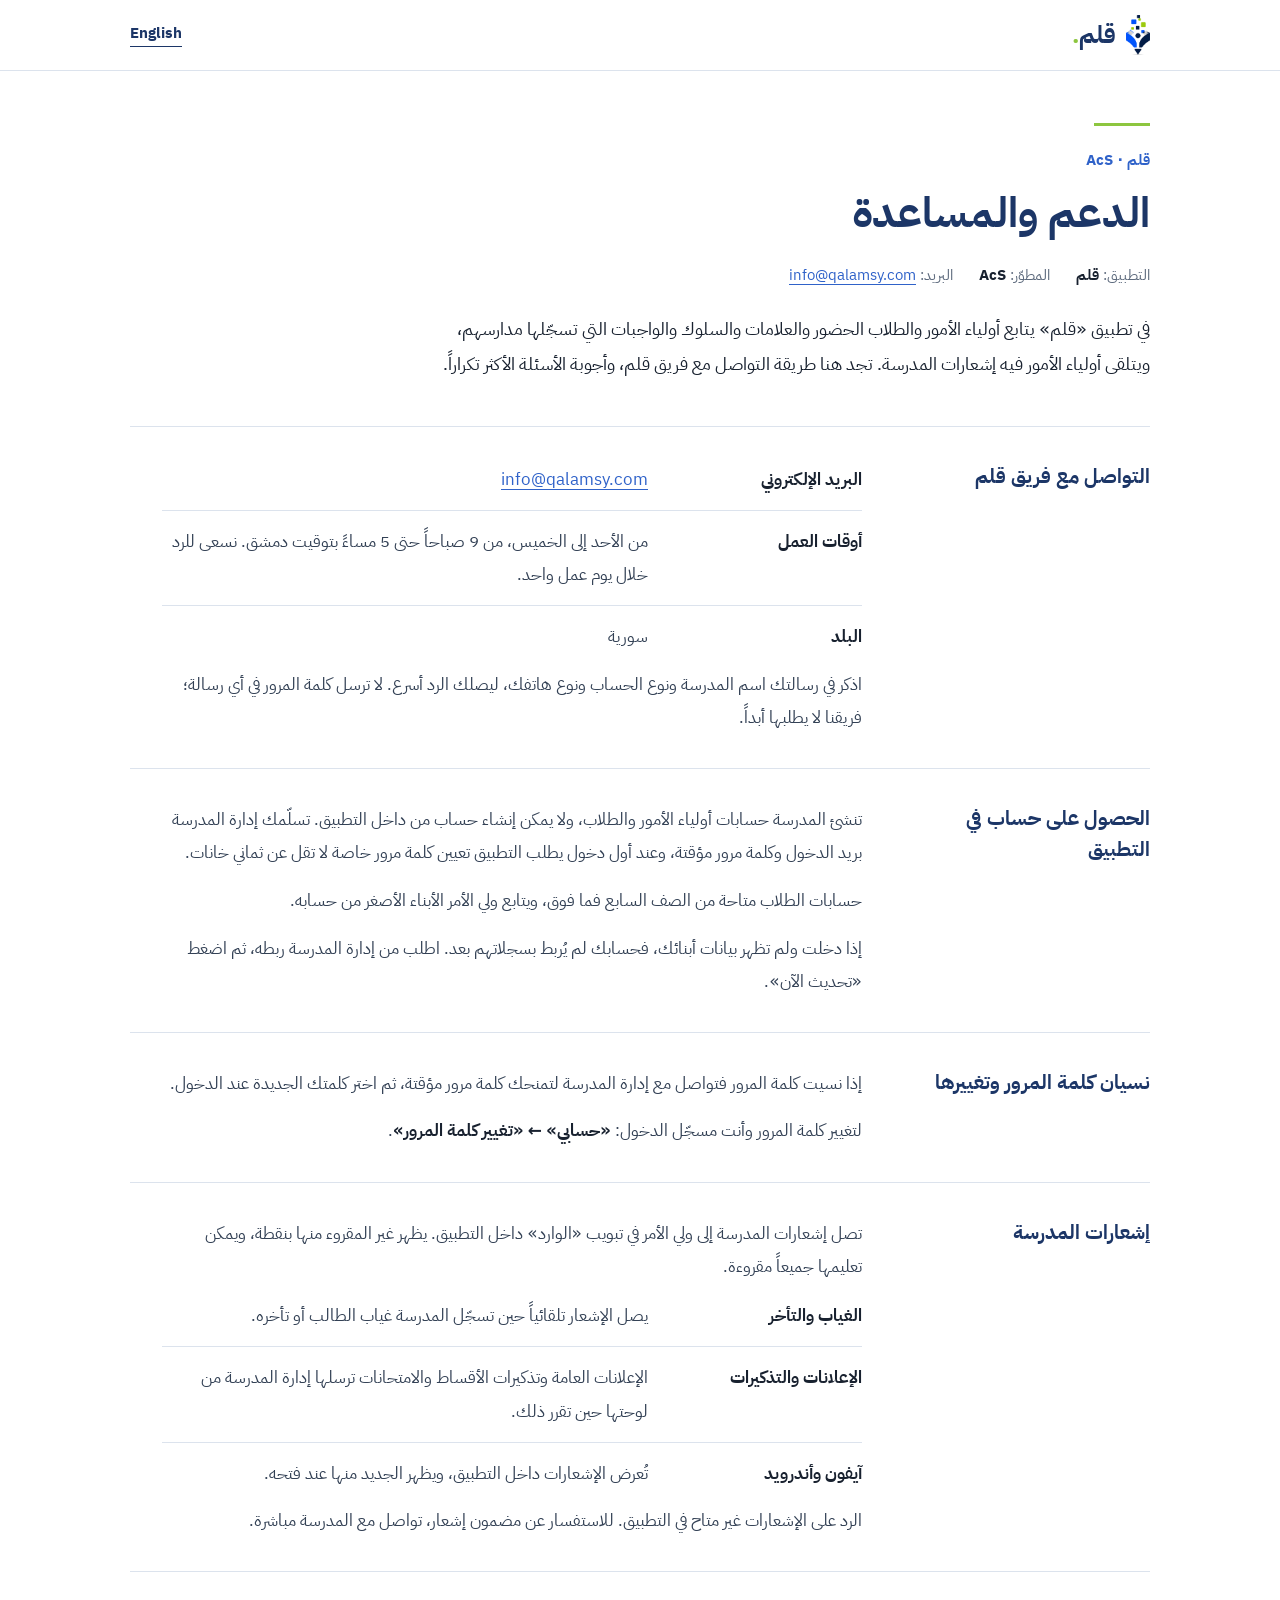
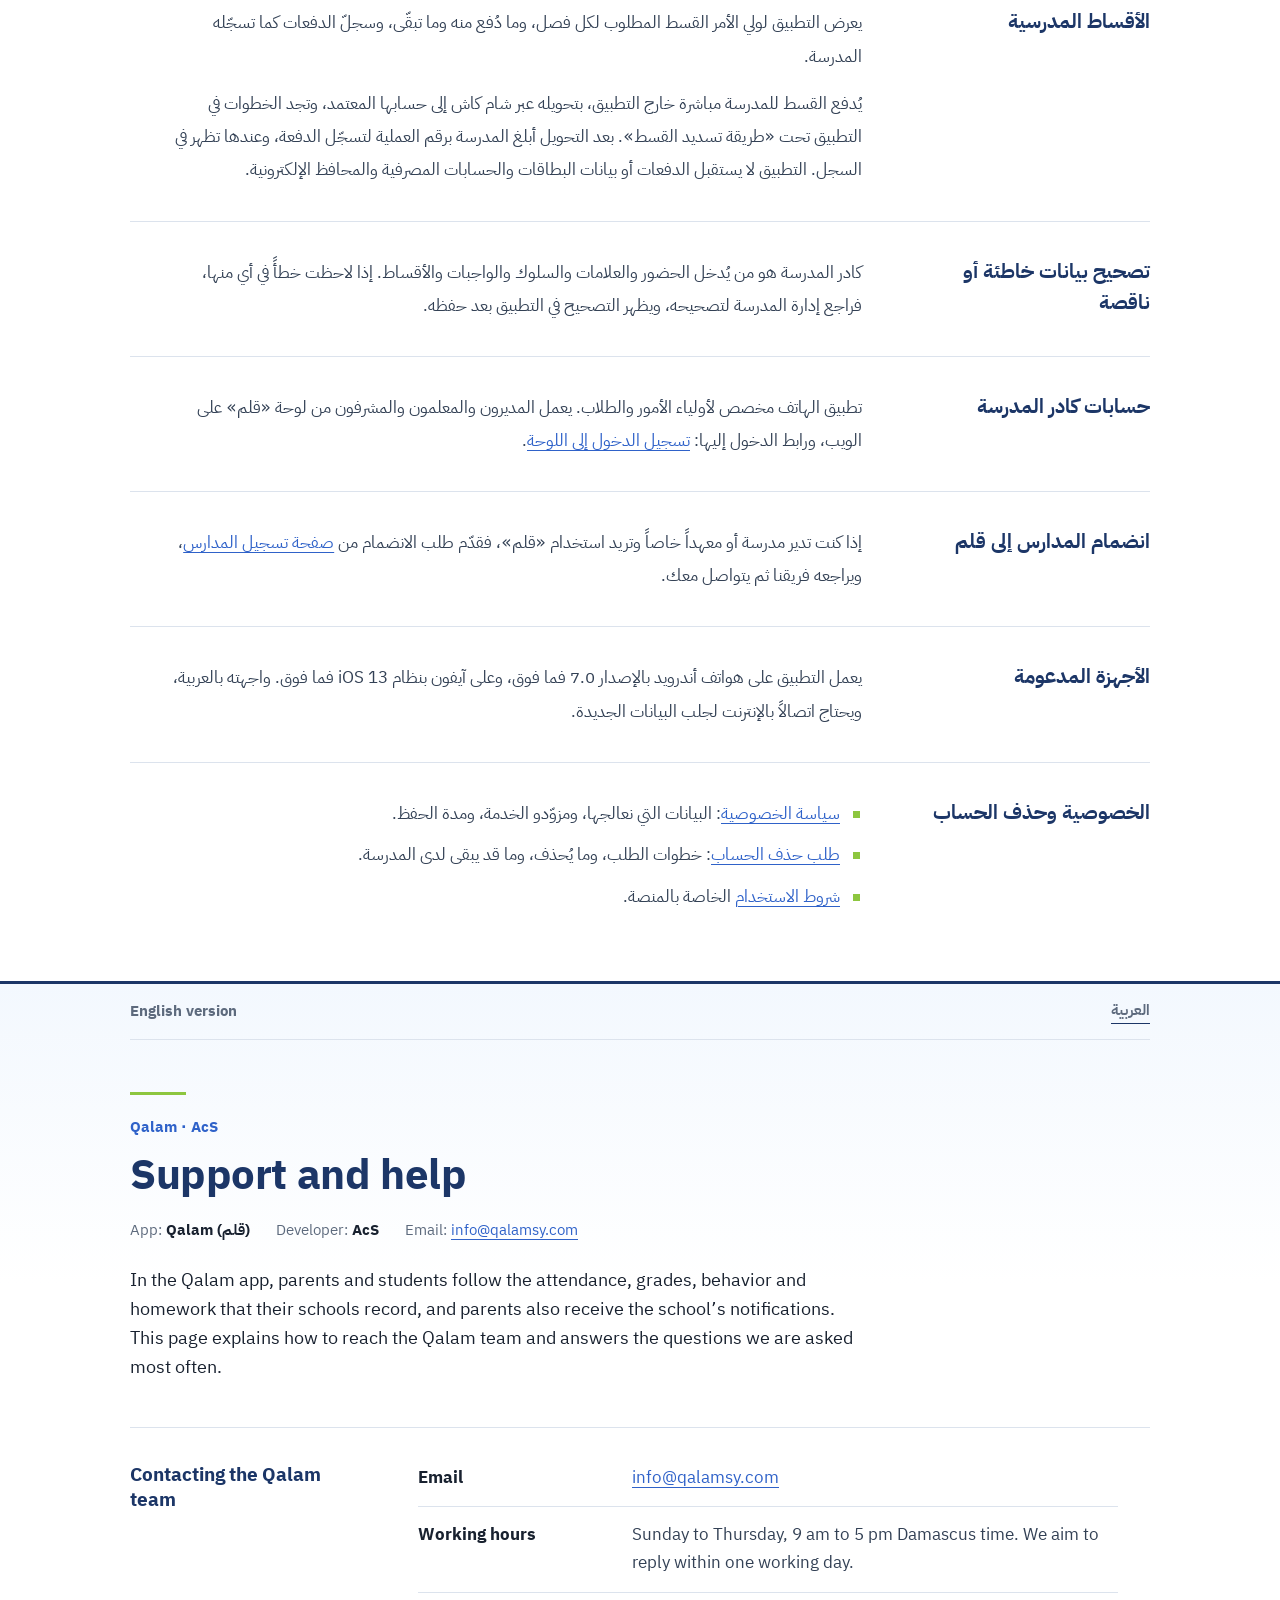
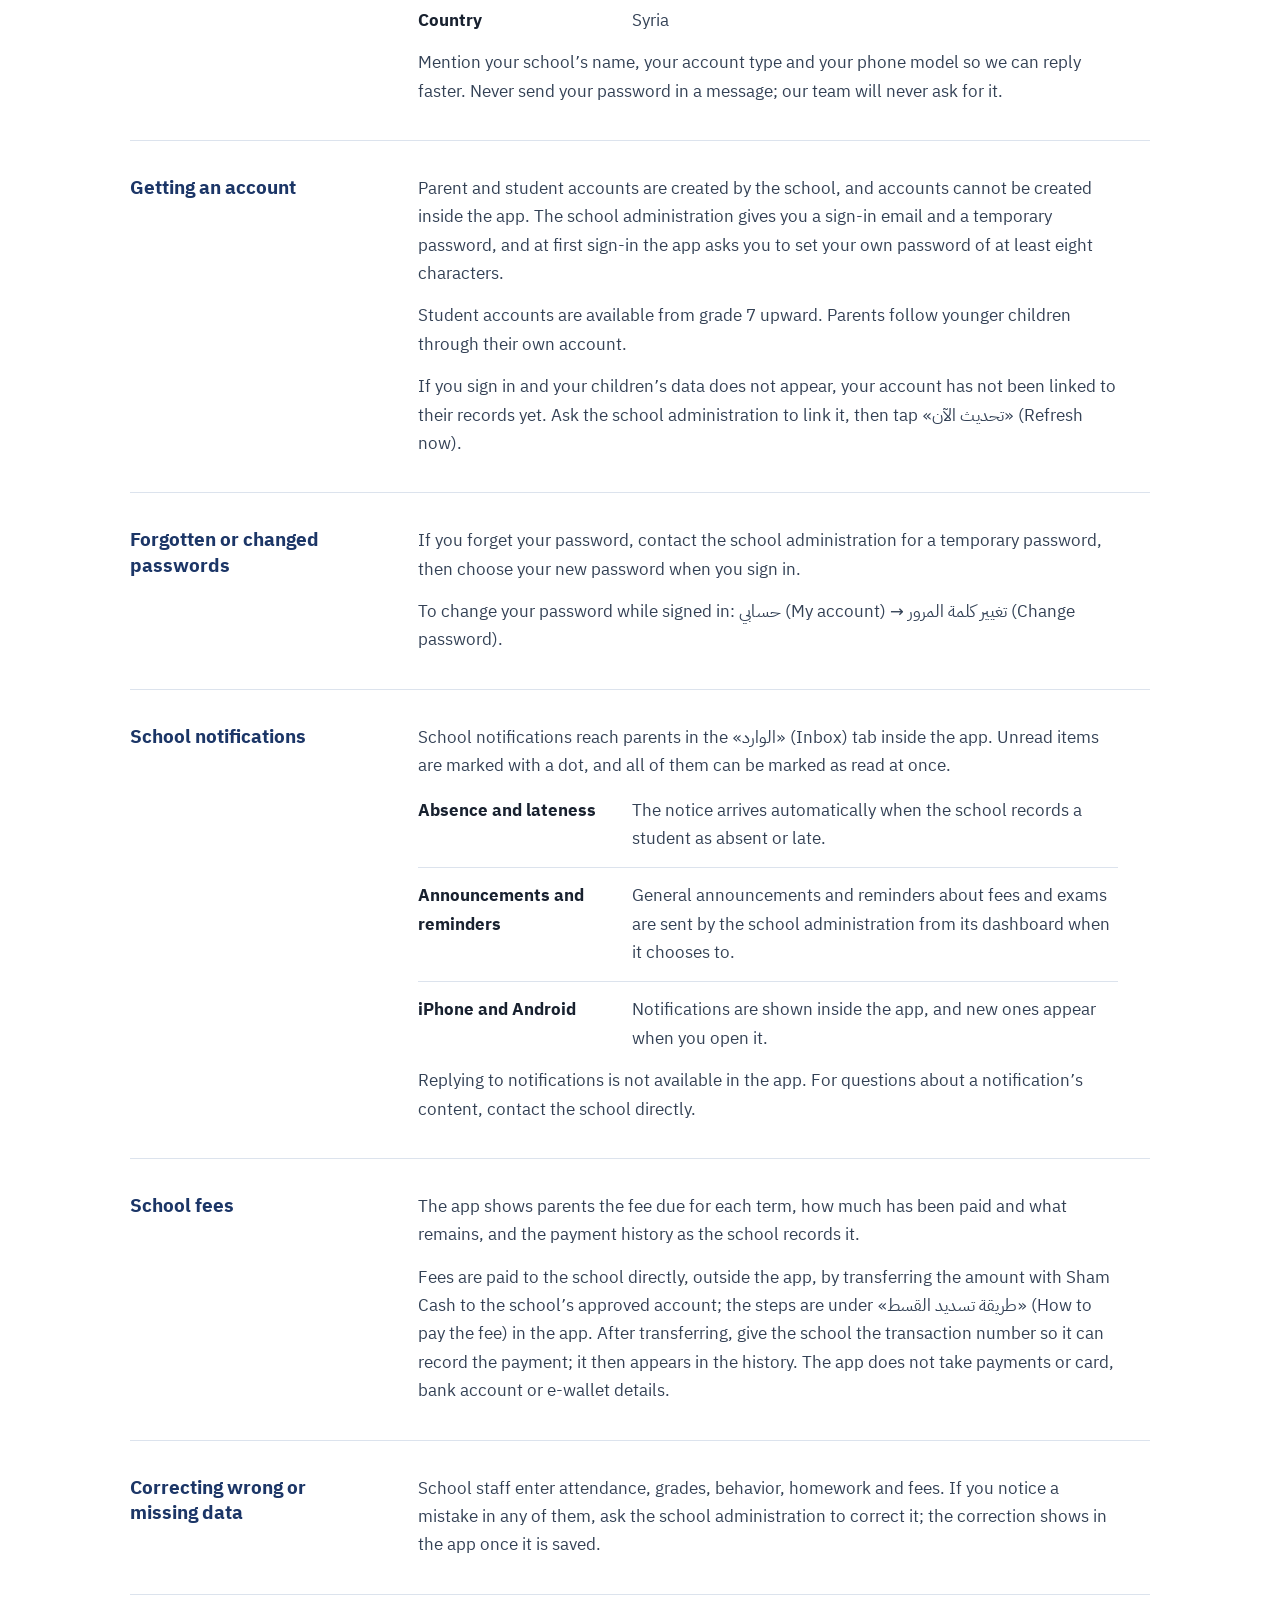
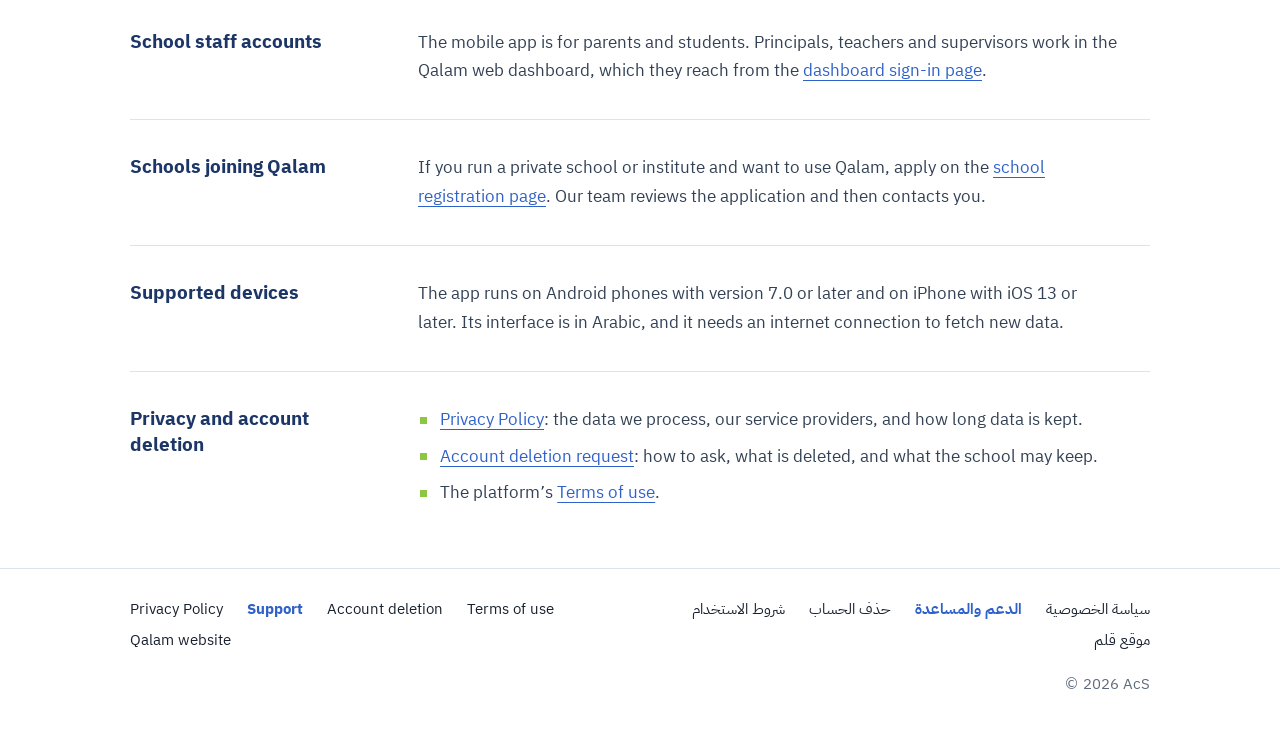
<file: support/index.html>
<!DOCTYPE html>
<html lang="ar" dir="rtl">
<head>
<meta charset="UTF-8">
<meta name="viewport" content="width=device-width, initial-scale=1">
<title>الدعم والمساعدة — قلم | Qalam Support</title>
<meta name="description" content="الدعم والمساعدة لتطبيق «قلم» من AcS: التواصل، والحصول على حساب من المدرسة، ونسيان كلمة المرور، والإشعارات، والأقساط المدرسية. Support for the Qalam app.">
<link rel="canonical" href="https://abdalrzakacs.github.io/qalam-web/support/">
<link rel="icon" href="../favicon.svg" type="image/svg+xml">
<meta name="color-scheme" content="light">
<meta name="theme-color" content="#1C3667">
<style>
@font-face{font-family:"Plex Arabic";src:url("../fonts/IBMPlexSansArabic-Regular.woff2") format("woff2");font-weight:400;font-style:normal;font-display:swap}
@font-face{font-family:"Plex Arabic";src:url("../fonts/IBMPlexSansArabic-Bold.woff2") format("woff2");font-weight:700;font-style:normal;font-display:swap}
:root{--navy:#1C3667;--blue:#2F62C9;--light:#D6E9FF;--green:#8DC63F;--ink:#18212F;--text:#334155;--muted:#5D6A7D;--rule:#DCE3ED;--wash:#F3F8FE}
*,*::before,*::after{box-sizing:border-box}
html{-webkit-text-size-adjust:100%;text-size-adjust:100%;scroll-padding-top:16px}
body{margin:0;background:#fff;color:var(--text);font:400 17px/1.95 "Plex Arabic",system-ui,-apple-system,"Segoe UI",Tahoma,Arial,sans-serif;overflow-wrap:break-word}
[lang="en"]{font-size:16.5px;line-height:1.72}
h1,h2,h3{color:var(--navy);font-weight:700;margin:0}
p{margin:0 0 .85em}
ul,ol{margin:0 0 .85em;padding:0}
a{color:var(--blue);text-decoration:underline;text-decoration-thickness:1px;text-underline-offset:.24em}
a:hover{color:var(--navy)}
a:focus-visible{outline:2px solid var(--blue);outline-offset:3px;border-radius:2px}
b,strong{color:var(--ink);font-weight:700}
.ltr{direction:ltr;unicode-bidi:isolate}
.wrap{width:100%;max-width:1060px;margin-inline:auto;padding-inline:20px}
.bar{border-bottom:1px solid var(--rule)}
.bar .wrap{display:flex;align-items:center;gap:14px;min-height:70px}
.brand{display:inline-flex;align-items:center;gap:10px;color:var(--navy);text-decoration:none;font-weight:700;font-size:24px;line-height:1}
.brand img{height:40px;width:auto;display:block}
.brand b{color:var(--green)}
.brand:hover{color:var(--navy)}
.switch{margin-inline-start:auto;font-size:15px;font-weight:700;color:var(--navy);text-decoration:none;border-bottom:1px solid var(--navy);padding-bottom:2px;line-height:1.4}
.switch:hover{color:var(--blue);border-color:var(--blue)}
.head{padding-block:52px 30px}
.rule-accent{display:block;width:56px;height:3px;background:var(--green);margin-bottom:20px}
.kicker{font-size:14.5px;color:var(--blue);font-weight:700;margin-bottom:10px}
.head h1{font-size:clamp(27px,4.4vw,42px);line-height:1.4;max-width:30ch}
[lang="en"] .head h1{line-height:1.2;letter-spacing:-.01em}
.meta{margin:18px 0 0;padding:0;list-style:none;display:flex;flex-wrap:wrap;gap:4px 26px;font-size:15px;color:var(--muted)}
.meta b{color:var(--ink)}
.lede{margin-top:22px;max-width:66ch;font-size:18px;line-height:1.9;color:var(--ink)}
[lang="en"] .lede{font-size:17.5px;line-height:1.65}
.toc{border-top:2px solid var(--navy);padding-top:16px;margin-bottom:34px}
.toc h2{font-size:15px;color:var(--muted);margin-bottom:6px}
.toc ol{list-style:none;columns:2 250px;column-gap:44px;margin:0}
.toc li{break-inside:avoid;border-bottom:1px solid var(--rule)}
.toc a{display:block;padding:9px 0;color:var(--ink);text-decoration:none;font-size:16px;line-height:1.6}
.toc a:hover{color:var(--blue)}
.sec{display:grid;grid-template-columns:minmax(0,1fr);gap:8px;border-top:1px solid var(--rule);padding-block:30px}
.sec h2{font-size:20px;line-height:1.55}
[lang="en"] .sec h2{font-size:19px;line-height:1.35}
.body{max-width:70ch}
.body>:last-child{margin-bottom:0}
.rows{margin:0 0 .85em}
.rows>div{border-top:1px solid var(--rule);padding-block:14px}
.rows>div:first-child{border-top:0;padding-top:2px}
.rows>div:last-child{padding-bottom:0}
.rows dt{color:var(--ink);font-weight:700;margin-bottom:3px}
.rows dd{margin:0}
.rows dd>:last-child{margin-bottom:0}
.list{list-style:none}
.list li{position:relative;padding-inline-start:22px;margin-bottom:.5em}
.list li::before{content:"";position:absolute;inset-inline-start:2px;top:.82em;width:7px;height:7px;background:var(--green)}
[lang="en"] .list li::before{top:.66em}
.list li:last-child{margin-bottom:0}
.list+p,.rows+p{margin-top:.85em}
.steps{list-style:none;counter-reset:step;margin:0 0 .85em}
.steps>li{counter-increment:step;display:grid;grid-template-columns:38px minmax(0,1fr);border-top:1px solid var(--rule);padding-block:16px}
.steps>li:first-child{border-top:0;padding-top:2px}
.steps>li::before{content:counter(step);color:var(--navy);font-weight:700;font-size:21px;line-height:1.45}
.steps b{display:block;margin-bottom:2px}
.cta{display:inline-block;background:var(--navy);color:#fff;text-decoration:none;font-weight:700;font-size:16px;line-height:1.5;padding:11px 20px;border-radius:6px;margin-top:6px}
.cta:hover{background:var(--blue);color:#fff}
.note{background:var(--wash);border-inline-start:3px solid var(--green);padding:14px 18px;color:var(--ink);margin:0 0 .85em}
.path{white-space:nowrap;color:var(--ink);font-weight:700}
.en{border-top:3px solid var(--navy);margin-top:34px;background:linear-gradient(var(--wash),#fff 300px)}
.en .bar-en{display:flex;align-items:center;gap:14px;min-height:56px;border-bottom:1px solid var(--rule)}
.en .bar-en span{font-size:14.5px;color:var(--muted);font-weight:700}
.en .switch{font-size:15px}
.foot{border-top:1px solid var(--rule);margin-top:26px;padding-block:28px 40px;color:var(--muted);font-size:15px;line-height:1.7}
.foot-in{display:grid;grid-template-columns:minmax(0,1fr);gap:10px 48px}
.foot nav{display:flex;flex-wrap:wrap;gap:6px 24px}
.foot [lang="en"]{font-size:inherit;line-height:inherit}
.foot a{color:var(--ink);text-decoration:none}
.foot a:hover{color:var(--blue);text-decoration:underline}
.foot a[aria-current="page"]{color:var(--blue);font-weight:700}
.foot .copy{margin:8px 0 0}
@media (min-width:880px){
  .sec{grid-template-columns:236px minmax(0,1fr);gap:52px;padding-block:34px}
  .rows>div{display:grid;grid-template-columns:190px minmax(0,1fr);gap:24px}
  .rows dt{margin-bottom:0}
  .foot-in{grid-template-columns:repeat(2,minmax(0,1fr))}
  .foot .copy{grid-column:1/-1}
}
@media (max-width:560px){
  body{font-size:16.5px}
  .head{padding-block:34px 22px}
  .lede{font-size:17px}
  .sec{padding-block:24px}
  .brand{font-size:22px}
  .brand img{height:36px}
}
@media print{
  .switch,.toc,.foot nav{display:none}
  body{font-size:11.5pt}
  .en{background:none}
  a{color:inherit}
}
</style>
</head>
<body id="top">

<header class="bar">
  <div class="wrap">
    <a class="brand" href="../" aria-label="قلم — الصفحة الرئيسية">
      <img src="../brand/qalam-logo.png" alt="" width="24" height="40">
      <span>قلم<b>.</b></span>
    </a>
    <a class="switch" href="#en" hreflang="en" lang="en">English</a>
  </div>
</header>

<main>
<article id="ar" lang="ar" dir="rtl">
  <div class="wrap">
    <header class="head">
      <span class="rule-accent" aria-hidden="true"></span>
      <p class="kicker">قلم · AcS</p>
      <h1>الدعم والمساعدة</h1>
      <ul class="meta">
        <li>التطبيق: <b>قلم</b></li>
        <li>المطوّر: <b>AcS</b></li>
        <li>البريد: <a class="ltr" href="mailto:info@qalamsy.com">info@qalamsy.com</a></li>
      </ul>
      <p class="lede">في تطبيق «قلم» يتابع أولياء الأمور والطلاب الحضور والعلامات والسلوك والواجبات التي تسجّلها مدارسهم، ويتلقى أولياء الأمور فيه إشعارات المدرسة. تجد هنا طريقة التواصل مع فريق قلم، وأجوبة الأسئلة الأكثر تكراراً.</p>
    </header>

    <section class="sec" id="contact" aria-labelledby="contact-h">
      <h2 id="contact-h">التواصل مع فريق قلم</h2>
      <div class="body">
        <dl class="rows">
          <div><dt>البريد الإلكتروني</dt><dd><a class="ltr" href="mailto:info@qalamsy.com">info@qalamsy.com</a></dd></div>
          <div><dt>أوقات العمل</dt><dd>من الأحد إلى الخميس، من 9 صباحاً حتى 5 مساءً بتوقيت دمشق. نسعى للرد خلال يوم عمل واحد.</dd></div>
          <div><dt>البلد</dt><dd>سورية</dd></div>
        </dl>
        <p>اذكر في رسالتك اسم المدرسة ونوع الحساب ونوع هاتفك، ليصلك الرد أسرع. لا ترسل كلمة المرور في أي رسالة؛ فريقنا لا يطلبها أبداً.</p>
      </div>
    </section>

    <section class="sec" id="account" aria-labelledby="account-h">
      <h2 id="account-h">الحصول على حساب في التطبيق</h2>
      <div class="body">
        <p>تنشئ المدرسة حسابات أولياء الأمور والطلاب، ولا يمكن إنشاء حساب من داخل التطبيق. تسلّمك إدارة المدرسة بريد الدخول وكلمة مرور مؤقتة، وعند أول دخول يطلب التطبيق تعيين كلمة مرور خاصة لا تقل عن ثماني خانات.</p>
        <p>حسابات الطلاب متاحة من الصف السابع فما فوق، ويتابع ولي الأمر الأبناء الأصغر من حسابه.</p>
        <p>إذا دخلت ولم تظهر بيانات أبنائك، فحسابك لم يُربط بسجلاتهم بعد. اطلب من إدارة المدرسة ربطه، ثم اضغط «تحديث الآن».</p>
      </div>
    </section>

    <section class="sec" id="password" aria-labelledby="password-h">
      <h2 id="password-h">نسيان كلمة المرور وتغييرها</h2>
      <div class="body">
        <p>إذا نسيت كلمة المرور فتواصل مع إدارة المدرسة لتمنحك كلمة مرور مؤقتة، ثم اختر كلمتك الجديدة عند الدخول.</p>
        <p>لتغيير كلمة المرور وأنت مسجّل الدخول: <span class="path">«حسابي» ← «تغيير كلمة المرور»</span>.</p>
      </div>
    </section>

    <section class="sec" id="notifications" aria-labelledby="notifications-h">
      <h2 id="notifications-h">إشعارات المدرسة</h2>
      <div class="body">
        <p>تصل إشعارات المدرسة إلى ولي الأمر في تبويب «الوارد» داخل التطبيق. يظهر غير المقروء منها بنقطة، ويمكن تعليمها جميعاً مقروءة.</p>
        <dl class="rows">
          <div><dt>الغياب والتأخر</dt><dd>يصل الإشعار تلقائياً حين تسجّل المدرسة غياب الطالب أو تأخره.</dd></div>
          <div><dt>الإعلانات والتذكيرات</dt><dd>الإعلانات العامة وتذكيرات الأقساط والامتحانات ترسلها إدارة المدرسة من لوحتها حين تقرر ذلك.</dd></div>
          <div><dt>آيفون وأندرويد</dt><dd>تُعرض الإشعارات داخل التطبيق، ويظهر الجديد منها عند فتحه.</dd></div>
        </dl>
        <p>الرد على الإشعارات غير متاح في التطبيق. للاستفسار عن مضمون إشعار، تواصل مع المدرسة مباشرة.</p>
      </div>
    </section>

    <section class="sec" id="fees" aria-labelledby="fees-h">
      <h2 id="fees-h">الأقساط المدرسية</h2>
      <div class="body">
        <p>يعرض التطبيق لولي الأمر القسط المطلوب لكل فصل، وما دُفع منه وما تبقّى، وسجلّ الدفعات كما تسجّله المدرسة.</p>
        <p>يُدفع القسط للمدرسة مباشرة خارج التطبيق، بتحويله عبر شام كاش إلى حسابها المعتمد، وتجد الخطوات في التطبيق تحت «طريقة تسديد القسط». بعد التحويل أبلغ المدرسة برقم العملية لتسجّل الدفعة، وعندها تظهر في السجل. التطبيق لا يستقبل الدفعات أو بيانات البطاقات والحسابات المصرفية والمحافظ الإلكترونية.</p>
      </div>
    </section>

    <section class="sec" id="corrections" aria-labelledby="corrections-h">
      <h2 id="corrections-h">تصحيح بيانات خاطئة أو ناقصة</h2>
      <div class="body">
        <p>كادر المدرسة هو من يُدخل الحضور والعلامات والسلوك والواجبات والأقساط. إذا لاحظت خطأً في أي منها، فراجع إدارة المدرسة لتصحيحه، ويظهر التصحيح في التطبيق بعد حفظه.</p>
      </div>
    </section>

    <section class="sec" id="staff" aria-labelledby="staff-h">
      <h2 id="staff-h">حسابات كادر المدرسة</h2>
      <div class="body">
        <p>تطبيق الهاتف مخصص لأولياء الأمور والطلاب. يعمل المديرون والمعلمون والمشرفون من لوحة «قلم» على الويب، ورابط الدخول إليها: <a href="../login">تسجيل الدخول إلى اللوحة</a>.</p>
      </div>
    </section>

    <section class="sec" id="schools" aria-labelledby="schools-h">
      <h2 id="schools-h">انضمام المدارس إلى قلم</h2>
      <div class="body">
        <p>إذا كنت تدير مدرسة أو معهداً خاصاً وتريد استخدام «قلم»، فقدّم طلب الانضمام من <a href="../signup">صفحة تسجيل المدارس</a>، ويراجعه فريقنا ثم يتواصل معك.</p>
      </div>
    </section>

    <section class="sec" id="devices" aria-labelledby="devices-h">
      <h2 id="devices-h">الأجهزة المدعومة</h2>
      <div class="body">
        <p>يعمل التطبيق على هواتف أندرويد بالإصدار 7.0 فما فوق، وعلى آيفون بنظام iOS 13 فما فوق. واجهته بالعربية، ويحتاج اتصالاً بالإنترنت لجلب البيانات الجديدة.</p>
      </div>
    </section>

    <section class="sec" id="privacy" aria-labelledby="privacy-h">
      <h2 id="privacy-h">الخصوصية وحذف الحساب</h2>
      <div class="body">
        <ul class="list">
          <li><a href="../privacy/">سياسة الخصوصية</a>: البيانات التي نعالجها، ومزوّدو الخدمة، ومدة الحفظ.</li>
          <li><a href="../delete-account/">طلب حذف الحساب</a>: خطوات الطلب، وما يُحذف، وما قد يبقى لدى المدرسة.</li>
          <li><a href="../terms">شروط الاستخدام</a> الخاصة بالمنصة.</li>
        </ul>
      </div>
    </section>
  </div>
</article>

<article id="en" class="en" lang="en" dir="ltr">
  <div class="wrap">
    <div class="bar-en">
      <span>English version</span>
      <a class="switch" href="#top" hreflang="ar"><span lang="ar" dir="rtl">العربية</span></a>
    </div>
    <header class="head">
      <span class="rule-accent" aria-hidden="true"></span>
      <p class="kicker">Qalam · AcS</p>
      <h1>Support and help</h1>
      <ul class="meta">
        <li>App: <b>Qalam (<span lang="ar" dir="rtl">قلم</span>)</b></li>
        <li>Developer: <b>AcS</b></li>
        <li>Email: <a href="mailto:info@qalamsy.com">info@qalamsy.com</a></li>
      </ul>
      <p class="lede">In the Qalam app, parents and students follow the attendance, grades, behavior and homework that their schools record, and parents also receive the school’s notifications. This page explains how to reach the Qalam team and answers the questions we are asked most often.</p>
    </header>

    <section class="sec" id="en-contact" aria-labelledby="en-contact-h">
      <h2 id="en-contact-h">Contacting the Qalam team</h2>
      <div class="body">
        <dl class="rows">
          <div><dt>Email</dt><dd><a href="mailto:info@qalamsy.com">info@qalamsy.com</a></dd></div>
          <div><dt>Working hours</dt><dd>Sunday to Thursday, 9 am to 5 pm Damascus time. We aim to reply within one working day.</dd></div>
          <div><dt>Country</dt><dd>Syria</dd></div>
        </dl>
        <p>Mention your school’s name, your account type and your phone model so we can reply faster. Never send your password in a message; our team will never ask for it.</p>
      </div>
    </section>

    <section class="sec" id="en-account" aria-labelledby="en-account-h">
      <h2 id="en-account-h">Getting an account</h2>
      <div class="body">
        <p>Parent and student accounts are created by the school, and accounts cannot be created inside the app. The school administration gives you a sign-in email and a temporary password, and at first sign-in the app asks you to set your own password of at least eight characters.</p>
        <p>Student accounts are available from grade 7 upward. Parents follow younger children through their own account.</p>
        <p>If you sign in and your children’s data does not appear, your account has not been linked to their records yet. Ask the school administration to link it, then tap <span lang="ar" dir="rtl">«تحديث الآن»</span> (Refresh now).</p>
      </div>
    </section>

    <section class="sec" id="en-password" aria-labelledby="en-password-h">
      <h2 id="en-password-h">Forgotten or changed passwords</h2>
      <div class="body">
        <p>If you forget your password, contact the school administration for a temporary password, then choose your new password when you sign in.</p>
        <p>To change your password while signed in: <span lang="ar" dir="rtl">حسابي</span> (My account) → <span lang="ar" dir="rtl">تغيير كلمة المرور</span> (Change password).</p>
      </div>
    </section>

    <section class="sec" id="en-notifications" aria-labelledby="en-notifications-h">
      <h2 id="en-notifications-h">School notifications</h2>
      <div class="body">
        <p>School notifications reach parents in the <span lang="ar" dir="rtl">«الوارد»</span> (Inbox) tab inside the app. Unread items are marked with a dot, and all of them can be marked as read at once.</p>
        <dl class="rows">
          <div><dt>Absence and lateness</dt><dd>The notice arrives automatically when the school records a student as absent or late.</dd></div>
          <div><dt>Announcements and reminders</dt><dd>General announcements and reminders about fees and exams are sent by the school administration from its dashboard when it chooses to.</dd></div>
          <div><dt>iPhone and Android</dt><dd>Notifications are shown inside the app, and new ones appear when you open it.</dd></div>
        </dl>
        <p>Replying to notifications is not available in the app. For questions about a notification’s content, contact the school directly.</p>
      </div>
    </section>

    <section class="sec" id="en-fees" aria-labelledby="en-fees-h">
      <h2 id="en-fees-h">School fees</h2>
      <div class="body">
        <p>The app shows parents the fee due for each term, how much has been paid and what remains, and the payment history as the school records it.</p>
        <p>Fees are paid to the school directly, outside the app, by transferring the amount with Sham Cash to the school’s approved account; the steps are under <span lang="ar" dir="rtl">«طريقة تسديد القسط»</span> (How to pay the fee) in the app. After transferring, give the school the transaction number so it can record the payment; it then appears in the history. The app does not take payments or card, bank account or e-wallet details.</p>
      </div>
    </section>

    <section class="sec" id="en-corrections" aria-labelledby="en-corrections-h">
      <h2 id="en-corrections-h">Correcting wrong or missing data</h2>
      <div class="body">
        <p>School staff enter attendance, grades, behavior, homework and fees. If you notice a mistake in any of them, ask the school administration to correct it; the correction shows in the app once it is saved.</p>
      </div>
    </section>

    <section class="sec" id="en-staff" aria-labelledby="en-staff-h">
      <h2 id="en-staff-h">School staff accounts</h2>
      <div class="body">
        <p>The mobile app is for parents and students. Principals, teachers and supervisors work in the Qalam web dashboard, which they reach from the <a href="../login">dashboard sign-in page</a>.</p>
      </div>
    </section>

    <section class="sec" id="en-schools" aria-labelledby="en-schools-h">
      <h2 id="en-schools-h">Schools joining Qalam</h2>
      <div class="body">
        <p>If you run a private school or institute and want to use Qalam, apply on the <a href="../signup">school registration page</a>. Our team reviews the application and then contacts you.</p>
      </div>
    </section>

    <section class="sec" id="en-devices" aria-labelledby="en-devices-h">
      <h2 id="en-devices-h">Supported devices</h2>
      <div class="body">
        <p>The app runs on Android phones with version 7.0 or later and on iPhone with iOS 13 or later. Its interface is in Arabic, and it needs an internet connection to fetch new data.</p>
      </div>
    </section>

    <section class="sec" id="en-privacy" aria-labelledby="en-privacy-h">
      <h2 id="en-privacy-h">Privacy and account deletion</h2>
      <div class="body">
        <ul class="list">
          <li><a href="../privacy/">Privacy Policy</a>: the data we process, our service providers, and how long data is kept.</li>
          <li><a href="../delete-account/">Account deletion request</a>: how to ask, what is deleted, and what the school may keep.</li>
          <li>The platform’s <a href="../terms">Terms of use</a>.</li>
        </ul>
      </div>
    </section>
  </div>
</article>
</main>

<footer class="foot">
  <div class="wrap foot-in">
    <nav aria-label="روابط قلم">
      <a href="../privacy/">سياسة الخصوصية</a>
      <a href="../support/" aria-current="page">الدعم والمساعدة</a>
      <a href="../delete-account/">حذف الحساب</a>
      <a href="../terms">شروط الاستخدام</a>
      <a href="../">موقع قلم</a>
    </nav>
    <nav aria-label="Qalam links" lang="en" dir="ltr">
      <a href="../privacy/">Privacy Policy</a>
      <a href="../support/" aria-current="page">Support</a>
      <a href="../delete-account/">Account deletion</a>
      <a href="../terms">Terms of use</a>
      <a href="../">Qalam website</a>
    </nav>
    <p class="copy"><span class="ltr">© 2026 AcS</span></p>
  </div>
</footer>

</body>
</html>
</file>
<file: assets/index-CHHRzTdq.css>
.lp{--lp-max: 1200px;--lp-gut: 24px;--lp-r-sect: 40px;--lp-r-card: 20px;--lp-pill: 100px;--lp-sect: 90px;--lp-head: var(--blue-900);background:#fff;color:var(--muted);font-family:Tajawal,Inter,Tahoma,sans-serif;font-size:16px;line-height:1.75;overflow-x:clip}.lp-wrap{max-width:var(--lp-max);margin:0 auto;padding-inline:var(--lp-gut)}.lp-sect{padding-block:var(--lp-sect)}.lp-h2{font-size:clamp(28px,4vw,48px);font-weight:700;line-height:1.35;color:var(--lp-head);text-align:center}.lp-h2 .hl{color:var(--brand-green)}.lp-h2-sm{font-size:clamp(22px,2.6vw,32px);font-weight:700;color:var(--lp-head)}.lp-lead{font-size:16px;line-height:1.9;color:var(--muted)}.lp-sect-lead{max-width:720px;margin:18px auto 0;text-align:center}.lp-btn{display:inline-flex;align-items:center;justify-content:center;gap:9px;padding:16px 44px;border-radius:var(--lp-pill);font-size:18px;font-weight:600;font-family:inherit;text-decoration:none;white-space:nowrap;cursor:pointer;border:1.5px solid transparent;transition:background .18s,color .18s,box-shadow .2s,transform .12s}.lp-btn:active{transform:translateY(1px)}.lp-btn .i{width:20px;height:20px}.lp-btn-primary{background:var(--blue-900);color:#fff}.lp-btn-primary:hover{background:var(--blue-800);box-shadow:0 8px 22px #1e439047}.lp-btn-outline{border-color:var(--blue-900);color:var(--blue-900);background:transparent}.lp-btn-outline:hover{background:var(--blue-900);color:#fff}.lp-btn-white{background:#fff;color:var(--blue-900)}.lp-btn-white:hover{background:var(--blue-50);box-shadow:0 8px 22px #08143040}.lp-btn-sq{border-radius:12px;padding:14px 34px;font-size:16px}.lp-btn-sm{padding:11px 26px;font-size:15px}.lp-nav{position:sticky;top:0;z-index:60;background:#fff}.lp-nav-in{display:flex;align-items:center;gap:20px;padding-block:18px}.lp-brand{display:flex;align-items:center;gap:10px;text-decoration:none;flex-shrink:0;order:3}.lp-brand .wm{font-family:Tajawal;font-weight:800;font-size:30px;color:var(--brand-navy);line-height:1}.lp-brand .wm b{color:var(--brand-green)}.lp-links{display:flex;align-items:center;gap:6px;margin-inline-start:auto;order:2}.lp-links a{padding:10px 16px;border-radius:10px;font-size:16px;font-weight:500;color:var(--ink);text-decoration:none;transition:color .15s}.lp-links a:hover{color:var(--blue-800)}.lp-navpill{display:flex;align-items:center;gap:8px;order:1;background:#fff;border:1px solid var(--border);border-radius:var(--lp-pill);padding:7px 8px;box-shadow:0 4px 16px #10182812;flex-shrink:0}.lp-burger{display:none;padding:9px;border-radius:10px;color:var(--brand-navy);order:1;margin-inline-start:auto}.lp-hero-outer{padding:0 var(--lp-gut) 10px}.lp-hero{max-width:1392px;margin:0 auto;border-radius:var(--lp-r-sect);background:linear-gradient(180deg,#f7f9fc,#fff);position:relative;overflow:hidden}.lp-hero-in{max-width:var(--lp-max);margin:0 auto;padding:66px var(--lp-gut) 70px;display:grid;grid-template-columns:1fr 1fr;gap:40px;align-items:center}.lp-hero h1{font-size:clamp(27px,3.4vw,40px);font-weight:800;line-height:1.18;color:var(--ink);letter-spacing:-.5px}.lp-hero h1 .hl{color:var(--blue-900)}.lp-hero p{margin-top:22px;font-size:16px;line-height:1.9;color:var(--muted);max-width:520px}.lp-hero-btns{margin-top:34px;display:flex;gap:12px;flex-wrap:wrap}.lp-hero-art{position:relative;display:grid;place-items:center;min-height:420px}.lp-hero-art:before{content:"";position:absolute;width:430px;height:430px;border-radius:50%;background:radial-gradient(circle at 40% 35%,var(--blue-100),var(--blue-50) 62%,transparent 74%)}.lp-hero-art:after{content:"";position:absolute;width:470px;height:470px;border-radius:50%;border:1px solid var(--blue-100)}.lp-hero-shot{position:relative;width:100%;max-width:520px}.lp-hero-shot>img{display:block;width:100%;height:auto;border-radius:14px;box-shadow:0 22px 50px #10285a2e}.lp-hero-phone{position:absolute;bottom:-30px;inset-inline-start:-26px;width:27%;max-width:132px;border-radius:16px;overflow:hidden;border:3px solid #fff;box-shadow:0 16px 34px #10285a42}.lp-hero-phone img{display:block;width:100%;height:auto}.lp-spark{position:absolute;color:var(--brand-green);opacity:.9;pointer-events:none}.lp-spark svg{display:block}.lp-split{display:grid;grid-template-columns:1fr 1fr;gap:56px;align-items:center}.lp-split-txt{text-align:center}.lp-split-ic{width:74px;height:74px;margin:0 auto 20px;border-radius:50%;display:grid;place-items:center;background:var(--blue-50);border:1px solid var(--blue-100)}.lp-split-ic .i{width:34px;height:34px;color:var(--blue-800);stroke-width:1.6}.lp-split-txt .lp-h2{margin-bottom:18px}.lp-split-txt .lp-lead{max-width:480px;margin-inline:auto}.lp-checks{margin-top:26px;display:flex;flex-direction:column;gap:14px}.lp-checks li{display:flex;align-items:flex-start;gap:13px;list-style:none;text-align:start}.lp-checks li span{font-size:16px;line-height:1.7;color:var(--ink)}.lp-tick{width:26px;height:26px;border-radius:50%;background:var(--present);flex-shrink:0;display:grid;place-items:center;margin-top:3px}.lp-tick .i{width:15px;height:15px;color:#fff;stroke-width:3}.lp-artbox{position:relative}.lp-artbox:before{content:"";position:absolute;top:6%;right:-2%;bottom:14%;left:12%;border-radius:28px;background:var(--blue-50)}.lp-artbox img.main{position:relative;display:block;width:100%;height:auto;border-radius:14px;box-shadow:0 20px 46px #10285a29}.lp-artbox .inset{position:absolute;bottom:-28px;inset-inline-end:-14px;width:42%;border-radius:12px;overflow:hidden;border:4px solid #fff;box-shadow:0 14px 32px #10285a33}.lp-artbox .inset img{display:block;width:100%;height:auto}.lp-steps-wrap{margin-top:52px}.lp-steps{display:grid;grid-template-columns:repeat(3,1fr);gap:0}.lp-step{text-align:start;padding:26px 36px 0;border-top:2px solid var(--brand-navy)}.lp-step:first-child{padding-inline-start:0}.lp-step:last-child{padding-inline-end:0}.lp-step+.lp-step{border-inline-start:1px solid var(--border)}.lp-step-meta{display:block;font-size:13px;font-weight:600;color:var(--muted);letter-spacing:.03em;margin-bottom:14px}.lp-step-meta b{color:var(--blue-700);font-weight:700;font-variant-numeric:tabular-nums}.lp-step h3{font-size:21px;font-weight:700;color:var(--lp-head);line-height:1.5}.lp-step p{margin-top:12px;font-size:15px;line-height:1.85;color:var(--muted)}.lp-why-outer{padding-inline:var(--lp-gut)}.lp-why{max-width:1392px;margin:0 auto;border-radius:var(--lp-r-sect);background:linear-gradient(115deg,#fbfef5,#f4f9ff 46%,#f7fbff);padding:62px 0}.lp-why-in{max-width:var(--lp-max);margin:0 auto;padding-inline:var(--lp-gut);display:grid;grid-template-columns:1fr 1fr;gap:50px;align-items:center}.lp-why .lp-h2-sm{text-align:center;margin-bottom:16px}.lp-why .lp-lead{text-align:center}.lp-duo{display:grid;grid-template-columns:1fr 1.05fr 1fr;gap:34px;align-items:center;margin-top:54px}.lp-duo-col h3{font-size:17px;font-weight:700;color:var(--blue-800);text-align:start;padding-bottom:12px;border-bottom:2px solid var(--blue-700);margin-bottom:4px}.lp-duo-item{text-align:start;padding:20px 0;border-bottom:1px solid var(--border)}.lp-duo-item:last-child{border-bottom:none;padding-bottom:0}.lp-duo-head{display:flex;align-items:center;gap:9px;margin-bottom:7px}.lp-duo-head .i{width:19px;height:19px;color:var(--blue-700);flex-shrink:0}.lp-duo-item h4{font-size:17px;font-weight:700;color:var(--ink)}.lp-duo-item p{font-size:15px;line-height:1.8;color:var(--muted)}.lp-duo-art{position:relative;display:grid;place-items:center;min-height:440px}.lp-duo-art:before,.lp-duo-art:after{content:"";position:absolute;border-radius:50%;border:1px solid var(--blue-100)}.lp-duo-art:before{width:340px;height:340px;background:var(--blue-50)}.lp-duo-art:after{width:420px;height:420px}.lp-faq-grid{display:grid;grid-template-columns:1fr 1fr;gap:50px;align-items:center}.lp-faq-head,.lp-faq-head .lp-h2{text-align:start}.lp-faq-head .lp-lead{margin-top:16px}.lp-faq{margin-top:30px;display:flex;flex-direction:column;gap:14px}.lp-q{background:#fff;border-radius:var(--lp-r-card);box-shadow:0 4px 20px #10182812;overflow:hidden}.lp-q-btn{width:100%;display:flex;align-items:center;gap:14px;padding:20px 22px;text-align:start;font-size:16.5px;font-weight:700;color:var(--lp-head);font-family:inherit}.lp-q-mark{width:34px;height:34px;border-radius:50%;flex-shrink:0;display:grid;place-items:center;background:var(--blue-50);color:var(--blue-800);transition:background .18s,color .18s}.lp-q.on .lp-q-mark{background:var(--present-bg);color:var(--present)}.lp-q-mark .i{width:17px;height:17px;stroke-width:2.4}.lp-q-btn>.lp-q-txt{flex:1}.lp-q-chev{width:20px;height:20px;color:var(--faint);flex-shrink:0;transition:transform .22s}.lp-q.on .lp-q-chev{transform:rotate(180deg)}.lp-q-body{padding:0 22px 22px;font-size:15.5px;line-height:1.95;color:var(--muted)}.lp-faq-more{margin-top:22px;display:flex;justify-content:flex-end}.lp-faq-art{position:relative}.lp-dl-outer{padding-inline:var(--lp-gut)}.lp-dl{max-width:1392px;margin:0 auto;border-radius:var(--lp-r-sect);background:var(--blue-900);color:#fff;position:relative;overflow:hidden}.lp-dl-stripes{position:absolute;top:0;right:0;bottom:0;left:0;pointer-events:none;opacity:.5}.lp-dl-in{position:relative;z-index:1;max-width:var(--lp-max);margin:0 auto;padding:56px var(--lp-gut);display:grid;grid-template-columns:1.15fr .85fr;gap:40px;align-items:center}.lp-dl-phone{display:grid;place-items:center}.lp-dl-txt h2{font-size:clamp(23px,2.7vw,33px);font-weight:700;line-height:1.5}.lp-dl-txt p{margin-top:16px;font-size:16px;line-height:1.9;color:#ffffffd1}.lp-dl-btns{margin-top:28px;display:flex;gap:13px;flex-wrap:wrap;align-items:center}.lp-store{display:inline-flex;align-items:center;gap:11px;background:#fff;color:var(--brand-navy);border-radius:12px;padding:11px 22px;text-decoration:none;transition:transform .14s,box-shadow .2s}.lp-store:hover{transform:translateY(-2px);box-shadow:0 10px 26px #00000047}.lp-store .i{width:27px;height:27px;color:var(--brand-green)}.lp-store b{display:block;font-size:16px;font-weight:700;line-height:1.25}.lp-store small{display:block;font-size:11.5px;color:var(--faint);line-height:1.3}.lp-dl-note{margin-top:16px;font-size:13.5px;color:#ffffff9e;line-height:1.75;max-width:560px}.lp-foot{background:#f5f7fa;color:var(--muted);position:relative;overflow:hidden;margin-top:var(--lp-sect)}.lp-foot:before,.lp-foot:after{content:"";position:absolute;border-radius:50%;background:#ffffffbf;pointer-events:none}.lp-foot:before{width:300px;height:300px;top:-110px;inset-inline-end:-80px}.lp-foot:after{width:220px;height:220px;top:20px;inset-inline-start:-70px}.lp-foot-in{position:relative;z-index:1;display:grid;grid-template-columns:1.6fr 1fr 1fr;gap:40px;padding-block:56px 30px}.lp-foot-about{font-size:15px;line-height:1.9;max-width:360px;margin-top:16px}.lp-foot h4{font-size:16px;font-weight:700;color:var(--brand-navy);margin-bottom:16px}.lp-foot ul{display:flex;flex-direction:column;gap:12px}.lp-foot li{list-style:none}.lp-foot-in a{font-size:15px;text-decoration:none;color:var(--ink);transition:color .15s}.lp-foot-in a:hover{color:var(--blue-800)}.lp-foot-dl{position:relative;z-index:1;display:flex;justify-content:center;padding-bottom:34px}.lp-foot-ct{position:relative;z-index:1;background:#fff;border-radius:var(--lp-r-card);display:grid;grid-template-columns:repeat(3,1fr);gap:28px;padding:30px 34px}.lp-foot-ct h5{font-size:15.5px;font-weight:700;color:var(--brand-navy);margin-bottom:10px}.lp-foot-ct p,.lp-foot-ct a{font-size:14.5px;line-height:1.85;color:var(--muted);display:block;text-decoration:none}.lp-foot-ct a:hover{color:var(--blue-800)}.lp-foot-bar{position:relative;z-index:1;margin-top:26px;border-top:1px solid var(--border);padding-block:20px;display:flex;align-items:center;gap:16px;flex-wrap:wrap;font-size:13.5px}.lp-foot-bar .grow{flex:1}.lp-foot-bar a{font-size:13.5px;text-decoration:none;color:var(--muted)}.lp-foot-bar a:hover{color:var(--blue-800)}.lp-top{position:fixed;bottom:26px;inset-inline-start:26px;z-index:70;width:46px;height:46px;border-radius:50%;display:grid;place-items:center;background:var(--blue-900);color:#fff;box-shadow:0 8px 22px #10285a4d;opacity:0;visibility:hidden;transition:opacity .22s,visibility .22s,transform .18s}.lp-top.on{opacity:1;visibility:visible}.lp-top:hover{transform:translateY(-2px)}.lp-top .i{width:21px;height:21px}@media (max-width: 1000px){.lp{--lp-sect: 62px;--lp-r-sect: 28px}.lp-hero-in,.lp-split,.lp-why-in,.lp-faq-grid,.lp-dl-in{grid-template-columns:1fr;gap:40px}.lp-hero-art{min-height:320px;order:-1}.lp-hero-art:before{width:320px;height:320px}.lp-hero-art:after{width:350px;height:350px}.lp-duo{grid-template-columns:1fr;gap:40px}.lp-duo-art{order:-1;min-height:380px}.lp-links,.lp-navpill{display:none}.lp-burger{display:block}.lp-steps{grid-template-columns:1fr;gap:0}.lp-step{padding:24px 0 22px}.lp-step+.lp-step{border-inline-start:none;border-top-width:1px}.lp-step:first-child{border-top-width:2px}.lp-foot-in{grid-template-columns:1fr 1fr}.lp-foot-ct{grid-template-columns:1fr;gap:20px}.lp-faq-art{order:-1}}@media (max-width: 620px){.lp{font-size:15.5px;--lp-gut: 18px;--lp-sect: 50px}.lp-btn{padding:14px 30px;font-size:16px}.lp-hero-in{padding-block:44px 50px}.lp-hero-btns .lp-btn{flex:1}.lp-foot-in{grid-template-columns:1fr;gap:28px}.lp-faq-more{justify-content:stretch}.lp-faq-more .lp-btn{width:100%}}.lp-mobmenu{display:none;border-top:1px solid var(--border);padding:8px var(--lp-gut) 18px}.lp-mobmenu.on{display:block}.lp-mobmenu a{display:block;padding:13px 4px;font-size:16px;font-weight:500;color:var(--ink);text-decoration:none;border-bottom:1px solid var(--border)}.lp-mobmenu a:last-child{border-bottom:0}@media (min-width: 1001px){.lp-mobmenu,.lp-mobmenu.on{display:none}}@media (prefers-reduced-motion: reduce){.lp-btn,.lp-store,.lp-q-chev,.lp-top{transition:none}.lp-store:hover,.lp-top:hover{transform:none}}.lp-f3d{position:absolute;z-index:2;pointer-events:none;filter:drop-shadow(0 16px 22px rgba(16,40,90,.28))}.lp-step-3d{width:48px;height:48px;margin-bottom:14px;filter:drop-shadow(0 7px 12px rgba(16,40,90,.22))}.lp-duo-3d{width:46px;height:46px;flex-shrink:0;filter:drop-shadow(0 7px 12px rgba(16,40,90,.22))}.lp-duo-face{width:42px;height:42px;display:inline-block;vertical-align:-13px;margin-inline-end:9px;filter:drop-shadow(0 6px 10px rgba(16,40,90,.24))}.lp-dl-phone{position:relative}.lp-dl-mark{position:absolute;z-index:2;top:16px;inset-inline-start:-8px;width:74px;height:74px;border-radius:20px;background:#fff;display:grid;place-items:center;box-shadow:0 14px 30px #0000004d}.lp-store{padding:13px 26px;border-radius:14px}.lp-store:hover{transform:translateY(-3px);box-shadow:0 14px 32px #d6a82d61}.lp-dl .lp-btn-white{padding:15px 34px;border-radius:14px}.lp-fig{position:relative;width:100%;max-width:470px;aspect-ratio:1;margin-inline:auto}.lp-fig:before{content:"";position:absolute;top:9%;right:9%;bottom:9%;left:9%;border-radius:50%;background:var(--blue-50)}.lp-fig:after{content:"";position:absolute;top:1%;right:1%;bottom:1%;left:1%;border-radius:50%;border:1px solid var(--blue-100)}.lp-hero-fig:before,.lp-hero-fig:after,.lp-duo-fig:before,.lp-duo-fig:after{display:none}.lp-dl-fig:before{background:#ffffff12}.lp-dl-fig:after{border-color:#ffffff29}.lp-hero-logo{position:absolute;z-index:1;width:42%;height:auto;top:12%;inset-inline-start:29%;filter:drop-shadow(0 28px 46px rgba(28,54,103,.32))}.lp-dl-fig .lp-dl-mark{top:30%;inset-inline-start:33%;width:158px;height:158px;border-radius:34px;box-shadow:0 22px 46px #00000059}.lp-train-txt{text-align:start}.lp-train-txt .lp-h2{text-align:start;margin-bottom:14px}.lp-train-txt .lp-lead{max-width:52ch}.lp-train-list{margin:8px 0 28px}@media (max-width: 980px){.lp-step-3d{width:38px;height:38px;margin-bottom:10px}.lp-fig{max-width:340px}.lp-hero-art{min-height:340px}.lp-dl-fig{max-width:280px}.lp-dl-fig .lp-dl-mark{width:110px;height:110px;border-radius:24px}}@font-face{font-family:PlexAr;src:url(/fonts/IBMPlexSansArabic-Regular.woff2) format("woff2");font-weight:400;font-display:swap}@font-face{font-family:PlexAr;src:url(/fonts/IBMPlexSansArabic-Medium.woff2) format("woff2");font-weight:500;font-display:swap}@font-face{font-family:PlexAr;src:url(/fonts/IBMPlexSansArabic-SemiBold.woff2) format("woff2");font-weight:600;font-display:swap}@font-face{font-family:PlexAr;src:url(/fonts/IBMPlexSansArabic-Bold.woff2) format("woff2");font-weight:700;font-display:swap}@font-face{font-family:CairoLogo;src:url(/fonts/Cairo-logo.woff2) format("woff2");font-weight:200 1000;font-display:swap}:root{--blue-900:#1E4390;--blue-800:#2F62C9;--blue-700:#4C8CF5;--blue-600:#6FA8FF;--blue-500:#8BB7FF;--blue-400:#A7C9FF;--blue-100:#D6E9FF;--blue-50:#F0F7FF;--brand-navy:#1C3667;--brand-green:#8DC63F;--amber-600:#E28413;--amber-500:#F59B23;--amber-100:#FEF3E0;--ink:#1F2937;--muted:#5B6472;--faint:#6B7280;--border:#E5E7EB;--bg:#F5F8FC;--card:#FFFFFF;--present:#12A150;--present-bg:#E7F6EE;--absent:#DE3B40;--absent-bg:#FCEBEC;--late:#F59B23;--late-bg:#FEF3E0;--excused:#7A5AF8;--excused-bg:#F0EDFE;--early:#0E9CBB;--early-bg:#E6F6FA;--grad-hero:linear-gradient(160deg,var(--blue-700) 0%,var(--blue-900) 70%,var(--brand-navy) 100%);--r-card:14px;--r-ctl:10px;--shadow-card:0 1px 2px rgba(16,24,40,.05);--shadow-float:0 8px 24px rgba(16,24,40,.08)}*{margin:0;padding:0;box-sizing:border-box}body{font-family:Tajawal,Inter,PlexAr,Tahoma,sans-serif;font-size:14px;line-height:1.7;color:var(--ink);background:var(--bg);-webkit-font-smoothing:antialiased}button{font:inherit;color:inherit;background:none;border:none;cursor:pointer}button:disabled{cursor:default;opacity:.55}svg.i{width:20px;height:20px;fill:none;stroke:currentColor;stroke-width:1.8;stroke-linecap:round;stroke-linejoin:round;flex-shrink:0}svg.i.sm{width:16px;height:16px}a{color:inherit}.wordmark{font-family:Tajawal;font-weight:800;color:var(--brand-navy);position:relative;line-height:1.4;display:inline-flex;align-items:center;gap:9px}.wordmark .tdots{color:var(--brand-green)}.wordmark.on-dark{color:#fff}.logo-mark{flex-shrink:0}.logo-tile{flex-shrink:0;display:grid;place-items:center;background:#fff;border-radius:11px;box-shadow:0 2px 8px #141e3c40}.sidebar .brand svg{flex-shrink:0}.shell{display:flex;min-height:100vh}.sidebar{width:232px;flex-shrink:0;color:#fff;display:flex;flex-direction:column;background:linear-gradient(175deg,var(--blue-800) 0%,var(--blue-900) 100%)}.sidebar .brand{padding:22px 20px 18px;display:flex;align-items:center;gap:10px}.sidebar .brand .wm{font-family:Tajawal;font-weight:800;font-size:22px;color:#fff}.sidebar .brand .wm b{color:var(--brand-green)}.sidebar .org{margin:0 14px 14px;padding:10px 12px;border-radius:10px;background:#ffffff14;font-size:12.5px}.sidebar .org .org-name{font-weight:600;font-size:13px}.sidebar .org .org-year{color:#ffffff8c;font-size:11.5px}.nav{padding:4px 12px;display:flex;flex-direction:column;gap:2px;flex:1}.nav a{display:flex;align-items:center;gap:11px;padding:9.5px 12px;border-radius:10px;color:#ffffffc7;font-size:13.5px;font-weight:500;text-decoration:none;transition:background .15s}.nav a:hover{background:#ffffff12}.nav a.on{background:#ffffff24;color:#fff;font-weight:600}.nav a .i{opacity:.85}.nav .sep{height:1px;background:#ffffff1a;margin:10px 4px}.sidebar .me{margin:12px;padding:11px 12px;border-radius:10px;background:#ffffff0f;display:flex;align-items:center;gap:10px;font-size:12.5px}.sidebar .me .who .nm{font-weight:600;font-size:13px}.sidebar .me .who .rl{color:#ffffff8c;font-size:11.5px}.main{flex:1;min-width:0;display:flex;flex-direction:column}.topbar{background:linear-gradient(90deg,var(--blue-800) 0%,var(--blue-700) 60%,var(--blue-600) 100%);color:#fff;padding:14px 28px;display:flex;align-items:center;gap:16px;box-shadow:0 2px 12px #1e439040;position:relative;overflow:hidden}.topbar:before{content:"";position:absolute;inset-inline-end:-60px;top:-90px;width:220px;height:220px;border-radius:50%;background:#ffffff12;pointer-events:none}.topbar .pg-title{font-size:18px;font-weight:700}.topbar .pg-sub{font-size:12.5px;color:#ffffffbf}.topbar .grow{flex:1}.topbar .today{font-size:12.5px;color:#ffffffc7;display:flex;align-items:center;gap:7px}.topbar .btn-primary{background:#fff;color:var(--blue-700);box-shadow:0 1px 4px #140c3c40}.topbar .btn-primary:hover{background:var(--blue-50)}.topbar .btn-ghost{border-color:#ffffff59;background:transparent;color:#fff}.topbar .btn-ghost:hover{border-color:#fff;color:#fff;background:#ffffff1a}.app-footer{margin-top:auto;display:flex;align-items:center;gap:16px;background:linear-gradient(105deg,var(--brand-navy) 0%,var(--blue-900) 55%,var(--blue-800) 100%);border-top:3px solid var(--brand-green);color:#ffffffd9;padding:16px 28px;font-size:13px;font-weight:600;position:relative;overflow:hidden}.app-footer:before{content:"";position:absolute;inset-inline-end:-70px;top:-110px;width:240px;height:240px;border-radius:50%;background:#ffffff0f;pointer-events:none}.app-footer .f-brand{font-family:Tajawal;font-weight:800;font-size:19px;color:#fff;display:flex;align-items:center;gap:10px;position:relative}.app-footer .f-brand b{color:var(--brand-green)}.app-footer .f-sep{width:1px;height:26px;background:#ffffff40}.app-footer .f-tag{color:#fffc}.app-footer .f-end{margin-inline-start:auto;color:#fff9;font-size:12px}.login-footer{position:fixed;bottom:0;inset-inline:0;z-index:5;background:linear-gradient(105deg,var(--brand-navy),var(--blue-900));border-top:3px solid var(--brand-green);color:#ffffffd9;font-size:12.5px;font-weight:600;padding:11px 24px;display:flex;align-items:center;justify-content:center;gap:10px}.login-footer b{font-family:Tajawal;font-weight:800;font-size:15px;color:#fff}.login-footer b i{color:var(--brand-green);font-style:normal}.bars{display:flex;align-items:flex-end;gap:14px;height:190px;padding:12px 6px 0}.bars .bar{flex:1;display:flex;flex-direction:column;align-items:center;justify-content:flex-end;gap:6px;height:100%}.bars .bar i{width:100%;max-width:46px;border-radius:9px 9px 4px 4px;background:linear-gradient(180deg,var(--blue-400),var(--blue-600));display:block}.bars .bar.hot i{background:linear-gradient(180deg,var(--amber-500),var(--amber-600))}.bars .bar b{font-size:11px;font-weight:700}.bars .bar span{font-size:11px;color:var(--muted)}.pay-pill{display:inline-flex;align-items:center;gap:5px;padding:2px 10px;border-radius:99px;font-size:11.5px;font-weight:700}.pay-pill.ok{background:var(--present-bg);color:var(--present)}.pay-pill.part{background:var(--amber-100);color:var(--amber-600)}.pay-pill.due{background:var(--absent-bg);color:var(--absent)}.collect-track{height:10px;border-radius:99px;background:var(--blue-100);overflow:hidden}.collect-fill{height:100%;border-radius:99px;background:linear-gradient(90deg,var(--blue-600),var(--blue-400))}.sham-badge{display:inline-flex;align-items:center;gap:6px;padding:3px 10px;border-radius:8px;background:var(--blue-50);color:var(--blue-700);font-size:11.5px;font-weight:700}.content{padding:24px 28px;display:flex;flex-direction:column;gap:20px}.card{background:var(--card);border:1px solid var(--border);border-radius:var(--r-card);box-shadow:var(--shadow-card)}.card .card-head{padding:16px 20px;display:flex;align-items:center;gap:12px;border-bottom:1px solid var(--border)}.card .card-head h3{font-size:15px;font-weight:700}.card .card-head .sub{font-size:12px;color:var(--muted)}.card .card-head .grow{flex:1}.card .card-body{padding:20px}.stats{display:grid;grid-template-columns:repeat(4,1fr);gap:16px}.stat{background:var(--card);border:1px solid var(--border);border-radius:var(--r-card);box-shadow:var(--shadow-card);padding:18px 20px;display:flex;gap:14px;align-items:flex-start}.stat .ico{width:42px;height:42px;border-radius:12px;display:grid;place-items:center;flex-shrink:0;background:var(--blue-100);color:var(--blue-600)}.stat .ico.green{background:var(--present-bg);color:var(--present)}.stat .ico.amber{background:var(--amber-100);color:var(--amber-600)}.stat .ico.red{background:var(--absent-bg);color:var(--absent)}.stat .num{font-size:24px;font-weight:700;line-height:1.3}.stat .lbl{font-size:12.5px;color:var(--muted)}.stat .trend{font-size:11.5px;font-weight:600;margin-top:2px}.stat .trend.up{color:var(--present)}.stat .trend.down{color:var(--absent)}.btn{display:inline-flex;align-items:center;justify-content:center;gap:8px;font-size:13.5px;font-weight:600;border-radius:var(--r-ctl);padding:9px 18px;transition:all .15s;white-space:nowrap}.btn-primary{background:var(--blue-600);color:#fff;box-shadow:0 1px 2px #2b57db4d}.btn-primary:hover{background:var(--blue-700)}.btn-ghost{border:1px solid var(--border);background:var(--card);color:var(--muted)}.btn-ghost:hover{border-color:var(--blue-400);color:var(--blue-600)}.btn-lg{padding:11px 26px;font-size:14.5px}.pill{display:inline-flex;align-items:center;gap:6px;font-size:12px;font-weight:600;border-radius:999px;padding:3px 11px}.pill .dot{width:7px;height:7px;border-radius:50%;background:currentColor}.pill.blue{background:var(--blue-100);color:var(--blue-700)}.pill.amber{background:var(--amber-100);color:var(--amber-600)}.pill.green{background:var(--present-bg);color:var(--present)}.pill.red{background:var(--absent-bg);color:var(--absent)}.pill.gray{background:#eef1f5;color:var(--muted)}.st{display:inline-flex;align-items:center;gap:6px;font-size:12px;font-weight:600;border-radius:999px;padding:3px 11px}.st:before{content:"";width:7px;height:7px;border-radius:50%;background:currentColor}.st.present{background:var(--present-bg);color:var(--present)}.st.absent{background:var(--absent-bg);color:var(--absent)}.st.late{background:var(--late-bg);color:var(--late)}.st.excused{background:var(--excused-bg);color:var(--excused)}.st.early{background:var(--early-bg);color:var(--early)}.att-pick{display:flex;gap:6px}.att-pick button{font-size:12px;font-weight:600;border-radius:999px;padding:5px 13px;border:1px solid var(--border);color:var(--muted);background:var(--card);transition:all .12s}.att-pick button:hover{border-color:var(--faint)}.att-pick button.on-present{background:var(--present);border-color:var(--present);color:#fff}.att-pick button.on-absent{background:var(--absent);border-color:var(--absent);color:#fff}.att-pick button.on-late{background:var(--late);border-color:var(--late);color:#fff}.att-pick button.on-excused{background:var(--excused);border-color:var(--excused);color:#fff}.att-pick button.on-early{background:var(--early);border-color:var(--early);color:#fff}.av{width:38px;height:38px;border-radius:50%;flex-shrink:0;display:grid;place-items:center;font-size:13.5px;font-weight:600}.av.sm{width:32px;height:32px;font-size:12px}.av.lg{width:64px;height:64px;font-size:22px;font-weight:700}.av.c1{background:#e3ebfd;color:#2247b8}.av.c2{background:#e7f6ee;color:#0b7a3c}.av.c3{background:#fef3e0;color:#b36a0a}.av.c4{background:#f0edfe;color:#5b3fd1}.av.c5{background:#e6f6fa;color:#0a7a93}.av.c6{background:#fcebec;color:#b02a2f}table.tbl{width:100%;border-collapse:collapse;font-size:13.5px}.tbl th{text-align:right;font-size:12px;font-weight:600;color:var(--faint);padding:10px 16px;border-bottom:1px solid var(--border);background:#fafbfd}.tbl td{padding:12px 16px;border-bottom:1px solid var(--border);vertical-align:middle}.tbl tr:last-child td{border-bottom:none}.tbl tr:hover td{background:var(--blue-50)}.tbl .stu{display:flex;align-items:center;gap:11px}.tbl .stu .nm{font-weight:600;font-size:13.5px}.tbl .stu .meta{font-size:11.5px;color:var(--faint)}.tbl td.num{font-variant-numeric:tabular-nums;font-weight:600;white-space:nowrap}.frac{direction:ltr;unicode-bidi:isolate;text-align:right;white-space:nowrap}.pts{direction:ltr;unicode-bidi:isolate}.tabs{display:flex;gap:2px;border-bottom:1px solid var(--border);padding:0 20px}.tabs button{font-size:13.5px;font-weight:600;color:var(--muted);padding:12px 16px;border-bottom:2px solid transparent;margin-bottom:-1px}.tabs button.on{color:var(--blue-600);border-bottom-color:var(--blue-600)}.behave{display:inline-flex;align-items:center;gap:8px;font-weight:600}.behave .bar{width:110px;height:8px;border-radius:99px;background:#eef1f5;overflow:hidden}.behave .bar i{display:block;height:100%;border-radius:99px}.behave.good i{background:var(--present)}.behave.good{color:var(--present)}.behave.mid i{background:var(--late)}.behave.mid{color:var(--amber-600)}.behave.bad i{background:var(--absent)}.behave.bad{color:var(--absent)}.chip-select{display:inline-flex;align-items:center;gap:8px;font-size:13px;font-weight:600;border:1px solid var(--border);border-radius:var(--r-ctl);background:var(--card);padding:8px 14px;color:var(--ink)}.chip-select .i{color:var(--faint)}.note-strip{display:flex;align-items:center;gap:9px;font-size:12.5px;color:var(--muted);background:var(--blue-50);border:1px solid var(--blue-100);border-radius:10px;padding:9px 14px}.note-strip .i{color:var(--blue-600)}.mini-bar{height:7px;border-radius:99px;background:#eef1f5;overflow:hidden}.mini-bar i{display:block;height:100%;border-radius:99px;background:var(--blue-500)}:root{--sj-ar:#2B57DB;--sj-ar-bg:#E6EDFC;--sj-math:#7A5AF8;--sj-math-bg:#F0EDFE;--sj-en:#0E9CBB;--sj-en-bg:#E6F6FA;--sj-fr:#D6499B;--sj-fr-bg:#FBEAF4;--sj-ph:#E28413;--sj-ph-bg:#FEF3E0;--sj-ch:#12A150;--sj-ch-bg:#E7F6EE;--sj-so:#8A6D3B;--sj-so-bg:#F5EFE3;--sj-sp:#64748B;--sj-sp-bg:#EEF1F5}.agenda-block{border-radius:10px;padding:7px 12px;border-inline-start:3.5px solid;display:flex;flex-direction:column;gap:1px}.agenda-block .ab-subj{font-weight:700;font-size:12.5px;line-height:1.5}.agenda-block .ab-meta{font-size:10.5px;opacity:.75}.sj-ar{background:var(--sj-ar-bg);color:var(--sj-ar);border-color:var(--sj-ar)}.sj-math{background:var(--sj-math-bg);color:var(--sj-math);border-color:var(--sj-math)}.sj-en{background:var(--sj-en-bg);color:var(--sj-en);border-color:var(--sj-en)}.sj-fr{background:var(--sj-fr-bg);color:var(--sj-fr);border-color:var(--sj-fr)}.sj-ph{background:var(--sj-ph-bg);color:var(--sj-ph);border-color:var(--sj-ph)}.sj-ch{background:var(--sj-ch-bg);color:var(--sj-ch);border-color:var(--sj-ch)}.sj-so{background:var(--sj-so-bg);color:var(--sj-so);border-color:var(--sj-so)}.sj-sp{background:var(--sj-sp-bg);color:var(--sj-sp);border-color:var(--sj-sp)}.modules{display:grid;grid-template-columns:repeat(8,1fr);gap:12px}.mod{background:var(--card);border:1px solid var(--border);border-radius:14px;padding:14px 10px 12px;display:flex;flex-direction:column;align-items:center;gap:8px;transition:all .18s;cursor:pointer;position:relative}.mod:hover{transform:translateY(-3px);box-shadow:var(--shadow-float);border-color:var(--blue-400)}.mod .m-ic{width:44px;height:44px;border-radius:13px;display:grid;place-items:center}.mod .m-ic svg{width:22px;height:22px}.mod .m-t{font-size:12px;font-weight:700;color:var(--ink);text-align:center}.mod .m-badge{position:absolute;top:8px;inset-inline-end:8px;min-width:19px;height:19px;border-radius:99px;background:var(--absent);color:#fff;font-size:10.5px;font-weight:700;display:grid;place-items:center;padding:0 5px}.timeline{position:relative;display:flex;flex-direction:column;gap:8px}.tl-row{display:flex;gap:10px;align-items:stretch}.tl-time{width:44px;flex-shrink:0;text-align:left;font-size:10.5px;font-weight:600;color:var(--faint);padding-top:6px;font-variant-numeric:tabular-nums}.tl-row .agenda-block{flex:1}.tl-row.now .agenda-block{box-shadow:0 0 0 2px currentColor}.tl-now-chip{display:inline-flex;align-items:center;gap:5px;font-size:9.5px;font-weight:700;background:currentColor;border-radius:99px;padding:1px 8px;margin-inline-start:auto}.tl-now-chip i{width:5px;height:5px;border-radius:50%;background:#fff}.tl-now-chip b{color:#fff;font-weight:700}.inbox-row{display:flex;gap:11px;padding:11px 16px;border-bottom:1px solid var(--border);align-items:flex-start;position:relative}.inbox-row:last-child{border-bottom:none}.inbox-row.unread{background:var(--blue-50)}.inbox-row.unread:before{content:"";position:absolute;inset-inline-start:6px;top:50%;transform:translateY(-50%);width:7px;height:7px;border-radius:50%;background:var(--blue-600)}.inbox-row .ib-b{flex:1;min-width:0}.inbox-row .ib-t{font-size:13px;font-weight:700;color:var(--ink)}.inbox-row.unread .ib-t{color:var(--blue-900)}.inbox-row .ib-p{font-size:12px;color:var(--muted);white-space:nowrap;overflow:hidden;text-overflow:ellipsis}.inbox-row .ib-time{font-size:10.5px;color:var(--faint);flex-shrink:0;padding-top:2px}.week-grid{display:grid;grid-template-columns:44px repeat(5,1fr);gap:6px}.wg-head{font-size:11.5px;font-weight:700;color:var(--muted);text-align:center;padding:4px 0}.wg-head.today{color:var(--blue-600)}.wg-time{font-size:10px;font-weight:600;color:var(--faint);display:grid;place-items:center;font-variant-numeric:tabular-nums}.week-grid .agenda-block{padding:5px 9px;border-radius:8px}.week-grid .agenda-block .ab-subj{font-size:11px}.week-grid .agenda-block .ab-meta{font-size:9.5px}.pct{display:inline-flex;align-items:center;justify-content:center;min-width:52px;border-radius:8px;padding:3px 9px;font-size:12.5px;font-weight:700;font-variant-numeric:tabular-nums}.pct.good{background:var(--present-bg);color:var(--present)}.pct.mid{background:var(--late-bg);color:var(--amber-600)}.pct.bad{background:var(--absent-bg);color:var(--absent)}.login-wrap{min-height:100vh;display:grid;place-items:center;padding:24px;background:radial-gradient(900px 480px at 88% -8%,var(--blue-100),transparent 70%),radial-gradient(760px 420px at -8% 108%,var(--amber-100),transparent 70%),var(--bg)}.login-card{width:404px;max-width:100%;background:var(--card);border:1px solid var(--border);border-radius:18px;box-shadow:var(--shadow-float);padding:36px 34px 30px;display:flex;flex-direction:column;gap:18px}.login-title{font-size:16px;font-weight:700;text-align:center}.login-foot{font-size:11.5px;color:var(--faint);text-align:center;margin-top:4px}.login-panel{display:grid;grid-template-columns:400px 440px;max-width:100%;border-radius:24px;overflow:hidden;box-shadow:var(--shadow-float);border:1px solid var(--border);background:var(--card)}.login-panel .login-card{border:none;box-shadow:none;border-radius:0;width:auto;justify-content:center}.login-hero{background:var(--grad-hero);color:#fff;padding:44px 34px;display:flex;flex-direction:column;align-items:center;justify-content:center;gap:8px;position:relative;overflow:hidden}.login-hero:before{content:"";position:absolute;top:-90px;inset-inline-start:-70px;width:240px;height:240px;border-radius:50%;background:#ffffff14}.login-hero:after{content:"";position:absolute;bottom:-110px;inset-inline-end:-80px;width:280px;height:280px;border-radius:50%;background:#8dc63f29;filter:blur(4px)}.hero-tile{width:100px;height:100px;background:#fff;border-radius:26px;display:grid;place-items:center;box-shadow:0 12px 34px #08123066;position:relative;z-index:1}.hero-wm{font-family:Tajawal;font-weight:800;font-size:36px;line-height:1.4;position:relative;z-index:1}.hero-wm b{color:var(--brand-green)}.hero-tag{font-size:14px;color:#ffffffd9;margin-bottom:10px;position:relative;z-index:1}.hero-feats{list-style:none;display:flex;flex-direction:column;gap:9px;align-self:stretch;font-size:12.5px;font-weight:600;color:#ffffffeb;position:relative;z-index:1;margin:0;padding:0}.hero-feats li{display:flex;gap:10px;align-items:center;background:#ffffff1a;border-radius:11px;padding:9px 13px}.hero-feats li .i{color:var(--brand-green);flex-shrink:0}@media (max-width:900px){.login-panel{grid-template-columns:1fr}.login-hero{display:none}}.signup-cta{display:flex;align-items:center;justify-content:center;gap:7px;flex-wrap:wrap;border:1px solid var(--blue-100);background:var(--blue-50);color:var(--blue-800);border-radius:12px;padding:11px 14px;font-size:12.5px;font-weight:600;text-decoration:none;transition:all .15s;text-align:center}.signup-cta:hover{border-color:var(--blue-400);background:var(--blue-100)}.signup-cta b{font-weight:800}.signup-cta .i{color:var(--blue-600)}.signup-wrap{padding-bottom:76px}.signup-panel{width:840px;max-width:100%;background:var(--card);border:1px solid var(--border);border-radius:24px;box-shadow:var(--shadow-float);overflow:hidden;margin:12px 0 24px}.signup-head{background:var(--grad-hero);color:#fff;padding:24px 30px 20px;position:relative;overflow:hidden}.signup-head:before{content:"";position:absolute;top:-110px;inset-inline-end:-80px;width:260px;height:260px;border-radius:50%;background:#ffffff14}.signup-head:after{content:"";position:absolute;bottom:-130px;inset-inline-start:-90px;width:240px;height:240px;border-radius:50%;background:#8dc63f26;filter:blur(4px)}.signup-head .s-top{display:flex;align-items:center;gap:14px;position:relative;z-index:1}.signup-head .s-tile{width:54px;height:54px;background:#fff;border-radius:15px;display:grid;place-items:center;box-shadow:0 6px 18px #08123059;flex-shrink:0}.signup-head .s-head-txt{flex:1;min-width:0}.signup-head .s-title{font-family:Tajawal;font-weight:800;font-size:20px;line-height:1.5}.signup-head .s-sub{font-size:12.5px;color:#ffffffd1}.signup-head .s-login{flex-shrink:0;font-size:12px;color:#ffffffd9;text-decoration:none;background:#ffffff1f;border-radius:10px;padding:8px 15px;transition:background .15s}.signup-head .s-login:hover{background:#ffffff38}.signup-head .s-login b{color:#fff;font-weight:700}.steps{display:flex;align-items:center;gap:8px;margin-top:20px;position:relative;z-index:1}.steps .st-item{display:flex;align-items:center;gap:8px;font-size:11.5px;font-weight:600;color:#fff9}.steps .st-item .n{width:26px;height:26px;border-radius:50%;display:grid;place-items:center;flex-shrink:0;background:#ffffff29;color:#fff;font-size:12px;font-weight:700;transition:all .2s}.steps .st-item.on{color:#fff}.steps .st-item.on .n{background:#fff;color:var(--blue-800);box-shadow:0 2px 8px #0812304d}.steps .st-item.done{color:#ffffffd9}.steps .st-item.done .n{background:var(--brand-green)}.steps .st-item .n .i{width:14px;height:14px}.steps .st-line{flex:1;height:2px;border-radius:2px;background:#fff3;min-width:12px}.steps .st-line.done{background:var(--brand-green)}.signup-body{padding:24px 30px;display:flex;flex-direction:column;gap:16px;min-height:330px}.signup-body .sec-t{font-size:15px;font-weight:700}.signup-body .sec-s{font-size:12.5px;color:var(--muted);margin-top:-12px}.signup-foot{padding:15px 30px;border-top:1px solid var(--border);background:#fafbfd;display:flex;align-items:center;gap:14px}.signup-foot .grow{flex:1}.signup-foot .foot-note{display:flex;align-items:center;gap:6px;font-size:11.5px;color:var(--faint)}.signup-foot .foot-note .i{color:var(--blue-600)}.kind-cards{display:grid;grid-template-columns:repeat(3,1fr);gap:12px}.kind-card{border:1.5px solid var(--border);border-radius:14px;padding:16px 12px 14px;background:var(--card);display:flex;flex-direction:column;align-items:center;gap:7px;cursor:pointer;text-align:center;transition:all .15s;position:relative}.kind-card:hover{border-color:var(--blue-400);transform:translateY(-2px)}.kind-card.on{border-color:var(--blue-600);background:var(--blue-50);box-shadow:0 0 0 3px var(--blue-100)}.kind-card .k-ic{width:46px;height:46px;border-radius:13px;background:var(--blue-100);color:var(--blue-700);display:grid;place-items:center;transition:all .15s}.kind-card.on .k-ic{background:var(--blue-600);color:#fff}.kind-card b{font-size:13.5px;color:var(--ink)}.kind-card span{font-size:11px;color:var(--muted);line-height:1.5}.kind-card .k-check{position:absolute;top:8px;inset-inline-start:8px;color:var(--blue-600);opacity:0;transition:opacity .15s}.kind-card.on .k-check{opacity:1}.upload-box{border:1.5px dashed var(--border);border-radius:14px;padding:13px 16px;background:var(--card);display:flex;align-items:center;gap:13px;cursor:pointer;transition:all .15s;position:relative}.upload-box:hover{border-color:var(--blue-400);background:var(--blue-50)}.upload-box .u-input{position:absolute;width:1px;height:1px;opacity:0;pointer-events:none}.upload-box:focus-within{border-color:var(--blue-400);box-shadow:0 0 0 3px var(--blue-100)}.upload-box.has{border-style:solid;border-color:var(--present);background:var(--present-bg)}.upload-box .u-ic{width:42px;height:42px;border-radius:12px;background:var(--blue-100);color:var(--blue-700);display:grid;place-items:center;flex-shrink:0;transition:all .15s}.upload-box.has .u-ic{background:var(--present);color:#fff}.upload-box .u-body{flex:1;min-width:0;display:flex;flex-direction:column;gap:1px}.upload-box .u-t{font-weight:700;font-size:13px;display:flex;align-items:center;gap:8px;flex-wrap:wrap}.upload-box .u-s{font-size:11.5px;color:var(--muted);white-space:nowrap;overflow:hidden;text-overflow:ellipsis}.u-req{font-size:10px;font-weight:700;border-radius:99px;padding:1px 8px;background:var(--absent-bg);color:var(--absent)}.u-req.opt{background:#eef1f5;color:var(--muted)}.upload-box .u-cta{display:inline-flex;align-items:center;gap:6px;flex-shrink:0;font-size:12px;font-weight:700;color:var(--blue-700);border:1px solid var(--blue-400);border-radius:9px;padding:6px 13px;background:var(--card)}.upload-box .u-x{padding:6px 10px;flex-shrink:0}.count-row{display:flex;align-items:center;gap:12px}.count-row .count-input{width:170px;font-size:17px;font-weight:700;text-align:center}.count-word{font-weight:700;font-size:14px}.count-presets{display:flex;gap:8px;flex-wrap:wrap}.count-presets button{font-size:12.5px;font-weight:700;border-radius:999px;padding:6px 16px;border:1px solid var(--border);color:var(--muted);background:var(--card);transition:all .12s}.count-presets button:hover{border-color:var(--blue-400);color:var(--blue-600)}.count-presets button.on{background:var(--blue-600);border-color:var(--blue-600);color:#fff}.price-calc{border:1px solid var(--blue-100);border-radius:14px;background:var(--blue-50);padding:18px 20px;display:flex;flex-direction:column;gap:9px}.price-calc .pc-free{display:flex;align-items:center;gap:9px;font-size:13px;font-weight:700;color:var(--present)}.price-calc .pc-math{font-size:13px;color:var(--muted)}.price-calc .pc-total{font-size:26px;font-weight:800;color:var(--blue-900);line-height:1.3}.price-calc .pc-total small{font-size:13px;font-weight:600;color:var(--muted)}.price-calc .pc-note{display:flex;align-items:center;gap:7px;font-size:12px;color:var(--blue-700);font-weight:600}.plan-rows{border:1px solid var(--border);border-radius:14px;overflow:hidden}.plan-row{display:flex;gap:12px;align-items:flex-start;padding:13px 16px;border-bottom:1px solid var(--border)}.plan-row:last-child{border-bottom:none}.plan-row .p-ic{width:38px;height:38px;border-radius:11px;display:grid;place-items:center;flex-shrink:0;background:var(--blue-100);color:var(--blue-700)}.plan-row .p-ic.green{background:var(--present-bg);color:var(--present)}.plan-row .p-ic.amber{background:var(--amber-100);color:var(--amber-600)}.plan-row b{display:block;font-size:13px}.plan-row span{font-size:12px;color:var(--muted)}.sum-grid{display:grid;grid-template-columns:repeat(4,1fr);gap:10px 16px;background:var(--bg);border-radius:12px;padding:14px 18px}.sum-grid .k{font-size:11px;color:var(--muted)}.sum-grid .v{font-weight:700;font-size:12.5px;overflow:hidden;text-overflow:ellipsis;white-space:nowrap}.agree{display:flex;gap:10px;align-items:flex-start;font-size:12.5px;color:var(--muted);cursor:pointer;line-height:1.8}.agree input{margin-top:4px;width:16px;height:16px;accent-color:var(--blue-600);flex-shrink:0}.agree b{color:var(--ink)}.signup-ok{display:flex;flex-direction:column;align-items:center;gap:10px;text-align:center;padding:14px 8px}.signup-ok .ok-ic{width:74px;height:74px;border-radius:22px;background:var(--present-bg);color:var(--present);display:grid;place-items:center}.signup-ok .ok-ic .i{width:38px;height:38px}.signup-ok h2{font-family:Tajawal;font-size:19px;font-weight:800}.signup-ok .ok-sub{font-size:13px;color:var(--muted)}.ok-steps{list-style:none;counter-reset:okstep;display:flex;flex-direction:column;margin:12px 0 8px;padding:0;text-align:start;width:100%;max-width:560px}.ok-steps li{counter-increment:okstep;position:relative;font-size:12.5px;color:var(--muted);padding-inline-start:44px;padding-bottom:18px}.ok-steps li:before{content:counter(okstep,arabic-indic);position:absolute;inset-inline-start:0;top:0;width:28px;height:28px;border-radius:50%;background:var(--blue-100);color:var(--blue-800);font-weight:700;font-size:13px;display:grid;place-items:center}.ok-steps li:after{content:"";position:absolute;inset-inline-start:13px;top:31px;bottom:3px;width:2px;border-radius:2px;background:var(--blue-100)}.ok-steps li:last-child{padding-bottom:0}.ok-steps li:last-child:after{display:none}.ok-steps li b{display:block;color:var(--ink);font-size:13px}@media (max-width:760px){.kind-cards{grid-template-columns:1fr}.sum-grid{grid-template-columns:repeat(2,1fr)}.signup-body .form-grid{grid-template-columns:1fr}.signup-head .s-login,.steps .st-item .t{display:none}.signup-foot{flex-wrap:wrap}.signup-foot .foot-note{order:3;width:100%;justify-content:center}}.field{display:flex;flex-direction:column;gap:6px;min-width:0}.field>label{font-size:12.5px;font-weight:600;color:var(--muted)}.input,.select,.textarea{font:inherit;color:var(--ink);background:var(--card);width:100%;border:1px solid var(--border);border-radius:var(--r-ctl);padding:9px 12px;transition:border-color .15s,box-shadow .15s}.textarea{resize:vertical;min-height:76px}.input:focus,.select:focus,.textarea:focus{outline:none;border-color:var(--blue-400);box-shadow:0 0 0 3px var(--blue-100)}.form-grid{display:grid;grid-template-columns:repeat(2,1fr);gap:14px}.form-grid .span2{grid-column:1 / -1}.form-actions{display:flex;align-items:center;gap:12px;margin-top:2px;flex-wrap:wrap}.search-box{position:relative;display:flex;align-items:center;min-width:230px}.search-box .i{position:absolute;inset-inline-start:11px;color:var(--faint)}.search-box .input{padding-inline-start:36px}.banner{display:flex;gap:10px;align-items:flex-start;border-radius:12px;padding:12px 16px;font-size:13px;line-height:1.7}.banner .i{margin-top:2px;flex-shrink:0}.banner .b-title{font-weight:700}.banner .b-body{font-size:12.5px}.banner.warn{background:var(--amber-100);border:1px solid #F3D9AC;color:#7a4e08}.banner.warn .i{color:var(--amber-600)}.banner.err{background:var(--absent-bg);border:1px solid #F2C6C8;color:#8e2226}.banner.err .i{color:var(--absent)}.banner.calm{background:var(--blue-50);border:1px solid var(--blue-100);color:var(--blue-900)}.banner.calm .i{color:var(--blue-600)}.banner .b-act{margin-inline-start:auto;flex-shrink:0}.toast{position:fixed;bottom:26px;inset-inline-start:50%;transform:translate(50%);z-index:80;display:flex;align-items:center;gap:10px;background:var(--card);color:var(--ink);border:1px solid var(--border);border-radius:12px;box-shadow:var(--shadow-float);padding:12px 20px;font-size:13.5px;font-weight:600;animation:toast-in .2s ease-out}.toast .i{color:var(--present)}.toast.err .i{color:var(--absent)}@keyframes toast-in{0%{opacity:0;transform:translate(50%) translateY(8px)}to{opacity:1;transform:translate(50%) translateY(0)}}.empty{display:flex;flex-direction:column;align-items:center;gap:10px;padding:44px 24px;text-align:center;color:var(--muted)}.empty .e-ico{width:54px;height:54px;border-radius:16px;background:var(--blue-50);color:var(--blue-600);display:grid;place-items:center}.empty .e-ico .i{width:26px;height:26px}.empty .e-t{font-weight:700;color:var(--ink);font-size:14.5px}.empty .e-s{font-size:12.5px;max-width:430px}.loading{display:flex;align-items:center;justify-content:center;gap:10px;padding:44px;color:var(--muted);font-size:13px}.spin{width:20px;height:20px;border-radius:50%;border:3px solid var(--blue-100);border-top-color:var(--blue-600);animation:spin .8s linear infinite;flex-shrink:0}@keyframes spin{to{transform:rotate(360deg)}}.splash{min-height:100vh;display:flex;flex-direction:column;align-items:center;justify-content:center;gap:6px;background:linear-gradient(150deg,var(--blue-700) 0%,var(--blue-900) 62%,var(--brand-navy) 100%);position:relative;overflow:hidden}.splash:before{content:"";position:absolute;top:-140px;inset-inline-start:-110px;width:380px;height:380px;border-radius:50%;background:#ffffff12}.splash:after{content:"";position:absolute;bottom:-170px;inset-inline-end:-120px;width:420px;height:420px;border-radius:50%;background:#8dc63f24;filter:blur(6px)}.splash-tile{width:112px;height:112px;background:#fff;border-radius:28px;display:grid;place-items:center;box-shadow:0 16px 40px #08123073;position:relative;z-index:1;animation:splash-pop .5s ease-out}.splash-wm{font-family:Tajawal;font-weight:800;font-size:38px;color:#fff;line-height:1.4;margin-top:16px;position:relative;z-index:1}.splash-wm b{color:var(--brand-green)}.splash-tag{font-size:14px;color:#fffc;position:relative;z-index:1}.splash-spin{width:26px;height:26px;border-radius:50%;margin-top:26px;position:relative;z-index:1;border:3px solid rgba(255,255,255,.28);border-top-color:#fff;animation:spin .8s linear infinite}.splash-note{font-size:12.5px;color:#ffffffbf;margin-top:12px;position:relative;z-index:1}@keyframes splash-pop{0%{transform:scale(.86);opacity:0}to{transform:scale(1);opacity:1}}@keyframes pulse{0%,to{opacity:1}50%{opacity:.45}}.msg-page{min-height:100vh;display:grid;place-items:center;background:var(--bg);padding:24px}.msg-card{width:460px;max-width:100%;background:var(--card);border:1px solid var(--border);border-radius:18px;box-shadow:var(--shadow-card);padding:36px 32px;text-align:center;display:flex;flex-direction:column;align-items:center;gap:12px}.msg-card .e-ico{width:58px;height:58px;border-radius:18px;background:var(--blue-50);color:var(--blue-600);display:grid;place-items:center}.msg-card h2{font-size:17px;font-weight:700}.msg-card p{font-size:13px;color:var(--muted)}.att-toolbar{display:flex;align-items:center;gap:12px;flex-wrap:wrap}.att-toolbar .grow{flex:1}.att-toolbar .select{width:auto;min-width:190px;font-weight:600;font-size:13px;padding:8px 12px}.att-toolbar input[type=date].input{width:auto;font-weight:600;font-size:13px;padding:7.5px 12px}.summary{display:flex;gap:10px;flex-wrap:wrap}.sum{display:flex;align-items:center;gap:8px;font-size:12.5px;font-weight:600;background:var(--card);border:1px solid var(--border);border-radius:999px;padding:6px 14px}.sum .d{width:8px;height:8px;border-radius:50%}.savebar{position:sticky;bottom:12px;margin-top:4px;background:var(--card);border:1px solid var(--border);border-radius:var(--r-card);box-shadow:var(--shadow-float);padding:14px 20px;display:flex;align-items:center;gap:14px;flex-wrap:wrap}.savebar .hint{font-size:12.5px;color:var(--muted);display:flex;align-items:center;gap:8px}.savebar .hint .i{color:var(--amber-600)}.savebar .grow{flex:1}.savebar .draft{font-size:12px;color:var(--faint);display:flex;align-items:center;gap:6px}.att-table td{padding:9px 16px}.grid2{display:grid;grid-template-columns:1.35fr 1fr;gap:20px;align-items:start}.grid2>.col-stack{display:flex;flex-direction:column;gap:20px;min-width:0}.chart{display:flex;align-items:flex-end;gap:26px;height:190px;padding:24px 26px 10px}.chart .col{flex:1;display:flex;flex-direction:column;align-items:center;gap:8px;height:100%;justify-content:flex-end}.chart .bar{width:34px;border-radius:8px 8px 4px 4px;background:linear-gradient(180deg,var(--blue-500),var(--blue-600))}.chart .bar.today{background:linear-gradient(180deg,var(--amber-500),var(--amber-600))}.chart .v{font-size:12px;font-weight:700;color:var(--ink)}.chart .d{font-size:11.5px;color:var(--faint)}.q-item{padding:14px 20px;border-bottom:1px solid var(--border);display:flex;gap:12px;align-items:flex-start}.q-item:last-child{border-bottom:none}.q-item .q-body{flex:1;min-width:0}.q-item .q-top{display:flex;align-items:center;gap:8px;flex-wrap:wrap}.q-item .q-stu{font-weight:600;font-size:13.5px}.q-item .q-txt{font-size:12.5px;color:var(--muted);margin-top:2px}.q-item .q-meta{font-size:11.5px;color:var(--faint);margin-top:3px}.q-actions{display:flex;gap:6px;flex-shrink:0}.q-actions .ok{background:var(--present);color:#fff;border-radius:8px;padding:5px 14px;font-size:12px;font-weight:600}.q-actions .no{border:1px solid var(--border);color:var(--muted);border-radius:8px;padding:5px 14px;font-size:12px;font-weight:600}.rank-row{display:flex;align-items:center;gap:12px;padding:11px 20px;border-bottom:1px solid var(--border);font-size:13px}.rank-row:last-child{border-bottom:none}.rank-row .nm{font-weight:600;width:120px;flex-shrink:0}.rank-row .mini-bar{flex:1}.rank-row .pc{font-weight:700;font-size:12.5px;width:46px;text-align:left}.side-row{display:flex;align-items:center;gap:12px;padding:11px 20px;border-bottom:1px solid var(--border);font-size:13px}.side-row:last-child{border-bottom:none}.side-row .grow{flex:1;min-width:0}.side-row .t{font-weight:600}.side-row .s{font-size:11.5px;color:var(--faint)}.side-row .a-ico{width:34px;height:34px;border-radius:10px;display:grid;place-items:center;flex-shrink:0}.grid-a{display:grid;grid-template-columns:1.45fr 1fr;gap:18px;align-items:start}.grid-b{display:grid;grid-template-columns:1fr 1fr;gap:18px;align-items:start}.day-col{display:flex;flex-direction:column;gap:18px;min-width:0}.mini-stats{display:flex;gap:10px}.ms{flex:1;background:var(--card);border:1px solid var(--border);border-radius:12px;padding:10px 14px;display:flex;align-items:center;gap:10px}.ms .d{width:34px;height:34px;border-radius:10px;display:grid;place-items:center;flex-shrink:0}.ms b{font-size:17px;line-height:1.3}.ms span{font-size:11px;color:var(--muted);display:block}.wk-note{font-size:11.5px;color:var(--faint)}a.mod{text-decoration:none;color:inherit}a.btn{text-decoration:none}.section-pick{width:auto;font-weight:600;font-size:12px;padding:5px 12px}.profile-head{display:flex;align-items:center;gap:18px;padding:22px 24px;flex-wrap:wrap}.profile-head .info .nm{font-size:20px;font-weight:700}.profile-head .info .meta{font-size:13px;color:var(--muted);margin-top:2px;display:flex;gap:14px;flex-wrap:wrap}.profile-head .info .meta span{display:inline-flex;align-items:center;gap:6px}.profile-head .grow{flex:1}.cols{display:grid;grid-template-columns:1fr 340px;gap:20px;align-items:start}.cols .stack{display:flex;flex-direction:column;gap:20px;min-width:0}.subj-bar{display:flex;align-items:center;gap:10px}.subj-bar .mini-bar{width:90px}.note-item{padding:13px 20px;border-bottom:1px solid var(--border)}.note-item:last-child{border-bottom:none}.note-item .n-head{display:flex;align-items:center;gap:8px;margin-bottom:3px}.note-item .n-title{font-weight:600;font-size:13px}.note-item .n-date{font-size:11.5px;color:var(--faint);margin-inline-start:auto;flex-shrink:0}.note-item .n-body{font-size:12.5px;color:var(--muted)}.pts{font-weight:700;font-size:12.5px}.pts.plus{color:var(--present)}.pts.minus{color:var(--absent)}.att-month{display:flex;gap:5px;padding:18px 20px;flex-wrap:wrap}.att-month i{width:17px;height:17px;border-radius:5px;background:var(--present-bg)}.att-month i.p{background:var(--present)}.att-month i.a{background:var(--absent)}.att-month i.l{background:var(--late)}.att-month i.e{background:var(--excused)}.att-month i.el{background:var(--early)}.att-month i.off{background:#eef1f5}.att-month i.f{background:#fff;border:1px dashed #D5DCE4}.legend{display:flex;gap:14px;padding:0 20px 16px;font-size:11.5px;color:var(--muted);flex-wrap:wrap}.legend span{display:inline-flex;align-items:center;gap:5px}.legend i{width:10px;height:10px;border-radius:3px;display:inline-block}.org-toggle{font-size:12px;font-weight:600;border-radius:8px;padding:5px 14px;border:1px solid var(--border);color:var(--muted)}.org-toggle:hover{border-color:var(--blue-400);color:var(--blue-600)}.org-toggle.stop:hover{border-color:var(--absent);color:var(--absent)}@media (max-width:1100px){.stats{grid-template-columns:repeat(2,1fr)}.grid2,.cols,.grid-a,.grid-b{grid-template-columns:1fr}}@media (max-width:960px){.modules{grid-template-columns:repeat(4,1fr)}}@keyframes pageIn{0%{opacity:0;transform:translateY(7px)}to{opacity:1;transform:none}}@keyframes cardIn{0%{opacity:0;transform:translateY(5px)}to{opacity:1;transform:none}}.content{animation:pageIn .24s ease backwards}.content>.card,.content>.stats>.stat{animation:cardIn .3s ease backwards}.content>.card:nth-child(2),.content>.stats>.stat:nth-child(2){animation-delay:.04s}.content>.card:nth-child(3),.content>.stats>.stat:nth-child(3){animation-delay:.08s}.content>.card:nth-child(4),.content>.stats>.stat:nth-child(4){animation-delay:.12s}.btn:active{transform:scale(.97)}.att-pick button:active{transform:scale(.94)}@media (prefers-reduced-motion: reduce){*,*:before,*:after{animation-duration:.01ms!important;animation-iteration-count:1!important;transition-duration:.01ms!important}}.seg{display:inline-flex;gap:4px;background:var(--bg);border:1px solid var(--border);border-radius:12px;padding:4px;flex-wrap:wrap}.seg button{padding:7px 16px;border-radius:9px;font-size:13px;font-weight:600;color:var(--muted);transition:all .15s;white-space:nowrap}.seg button:hover{color:var(--ink)}.seg button.on{background:var(--blue-600);color:#fff;box-shadow:0 1px 4px #2b57db59}.mark-input{width:90px;text-align:center;font-variant-numeric:tabular-nums}.mark-input.bad{border-color:var(--absent);background:var(--absent-bg)}.pick-list{border:1px solid var(--border);border-radius:10px;overflow:hidden;max-height:260px;overflow-y:auto;background:var(--card)}.pick-list button{display:flex;align-items:center;gap:10px;width:100%;text-align:start;padding:10px 14px;font-size:13.5px;border-bottom:1px solid var(--border);transition:background .12s}.pick-list button:last-child{border-bottom:none}.pick-list button:hover{background:var(--blue-50)}.search-select{position:relative}.search-select .pick-list{position:absolute;top:calc(100% + 4px);inset-inline:0;z-index:30;box-shadow:var(--shadow-float)}.search-select .pick-list button.hi{background:var(--blue-50)}.rc-wrap{min-height:100vh;background:var(--bg);padding:24px;display:flex;flex-direction:column;align-items:center;gap:16px}.rc-toolbar{display:flex;align-items:center;gap:12px;width:min(210mm,100%)}.rc-sheet{width:min(210mm,100%);background:#fff;border:1px solid var(--border);border-radius:14px;box-shadow:var(--shadow-card);padding:34px 38px;font-size:13.5px;color:var(--ink)}.rc-head{display:flex;align-items:flex-start;justify-content:space-between;gap:16px}.rc-head .rc-org{font-size:15px;font-weight:700;color:var(--ink);line-height:1.6}.rc-head .rc-org small{display:block;font-weight:500;color:var(--muted);font-size:12px}.rc-head .wordmark{font-size:24px}.rc-proto{margin:14px 0;padding:7px 14px;border-radius:9px;font-size:12px;font-weight:600;background:var(--amber-100);color:var(--amber-600);border:1px dashed var(--amber-500);text-align:center}.rc-info{display:grid;grid-template-columns:repeat(4,1fr);gap:10px 18px;margin:14px 0 18px;padding:14px 18px;background:var(--bg);border-radius:10px}.rc-info>div{font-size:12.5px}.rc-info dt,.rc-info .k{color:var(--muted);font-size:11.5px;margin-bottom:1px}.rc-info dd,.rc-info .v{font-weight:700}.rc-table{width:100%;border-collapse:collapse;font-size:13px}.rc-table th{background:var(--blue-50);color:var(--blue-900);font-weight:700;padding:8px 10px;border:1px solid var(--border);text-align:center;font-size:12px}.rc-table th:first-child{text-align:right}.rc-table td{padding:7px 10px;border:1px solid var(--border);text-align:center;font-variant-numeric:tabular-nums}.rc-table td:first-child{text-align:right;font-weight:600}.rc-table tr:nth-child(2n) td{background:#fafbfd}.rc-sum{display:grid;grid-template-columns:repeat(4,1fr);gap:12px;margin:18px 0}.rc-sum>div{border:1px solid var(--border);border-radius:10px;padding:10px 14px;text-align:center}.rc-sum .k{font-size:11.5px;color:var(--muted)}.rc-sum .v{font-size:17px;font-weight:700;color:var(--blue-900)}.rc-sign{display:flex;justify-content:space-between;gap:20px;margin:26px 10px 6px;text-align:center}.rc-sign>div{flex:1;font-size:12.5px;font-weight:600;color:var(--muted)}.rc-sign>div:after{content:"";display:block;margin:34px auto 0;width:80%;border-top:1px solid var(--faint)}.rc-foot{margin-top:16px;padding-top:10px;border-top:1px solid var(--border);font-size:11px;color:var(--muted);text-align:center}@media print{.no-print,.sidebar,.topbar{display:none!important}body,.rc-wrap{background:#fff!important;padding:0!important}.rc-sheet{border:none;box-shadow:none;border-radius:0;width:100%;padding:10mm 8mm}.content{animation:none}}
</file>
